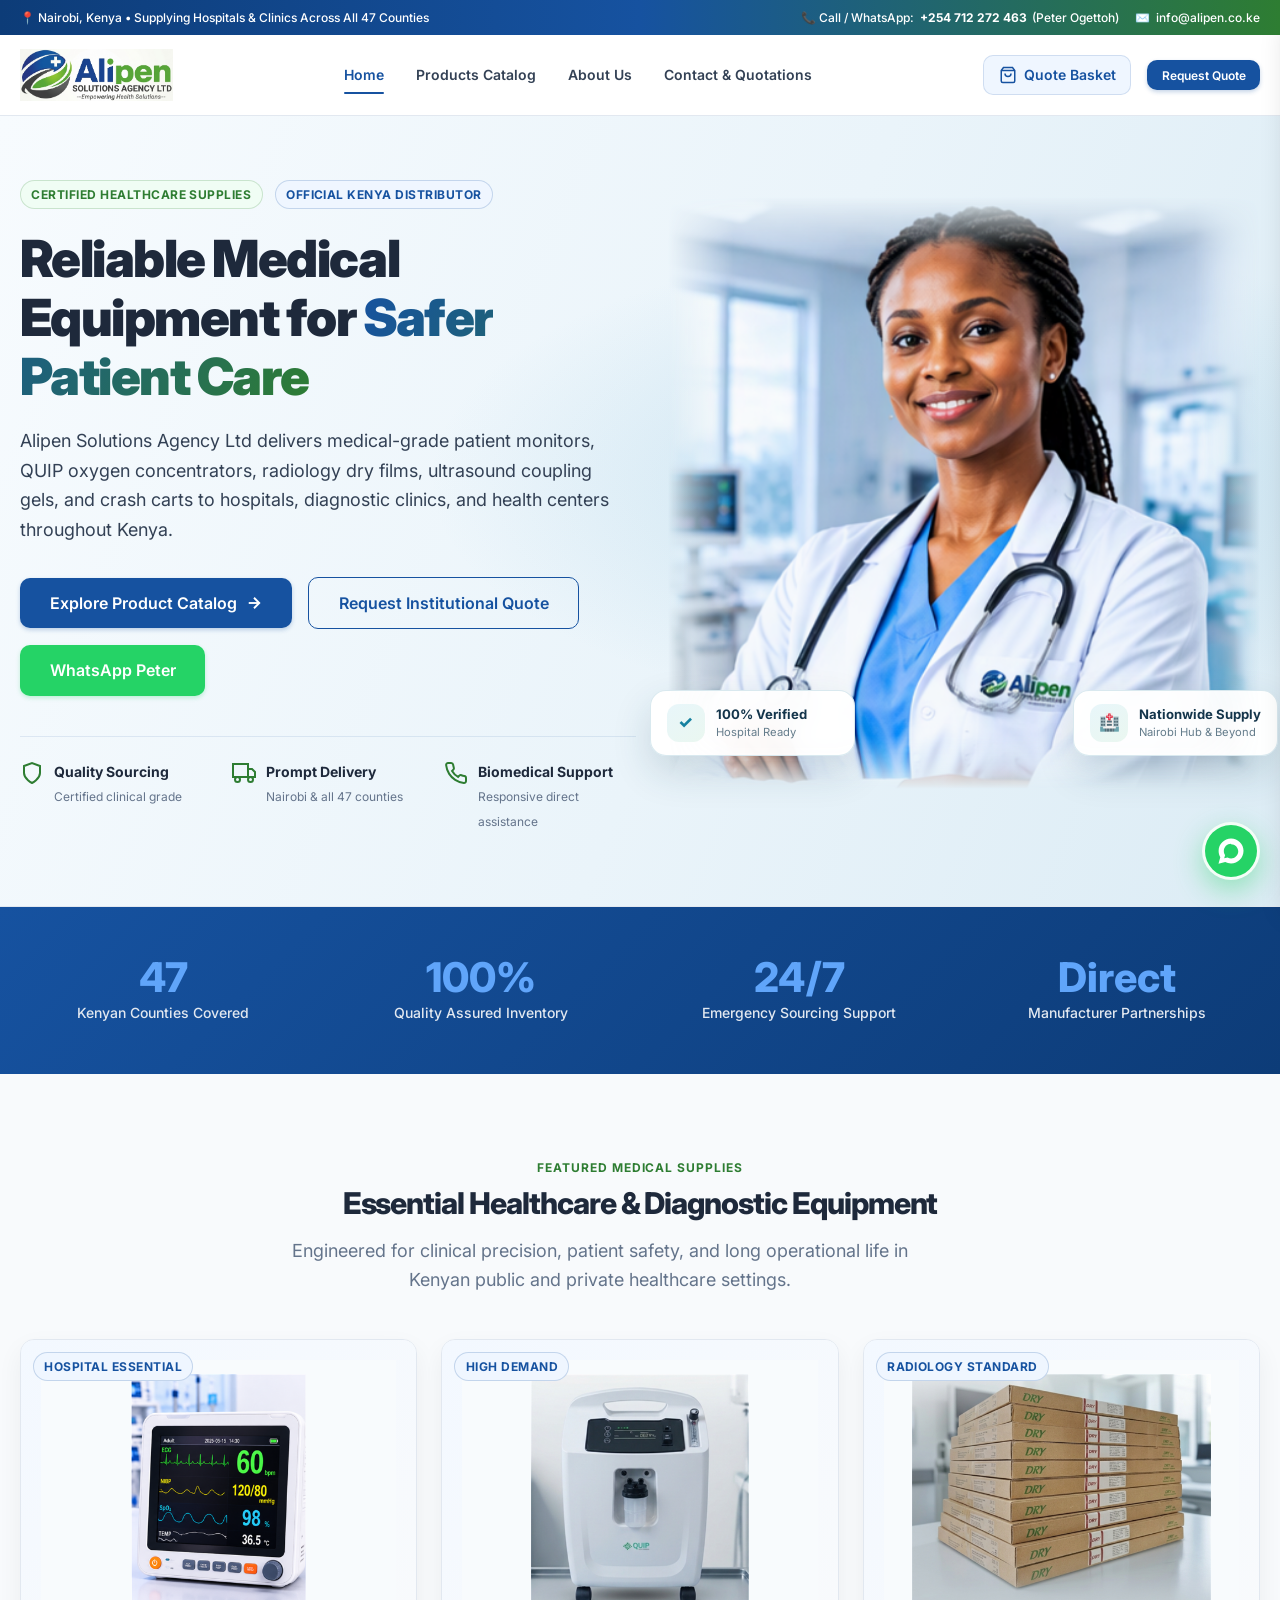
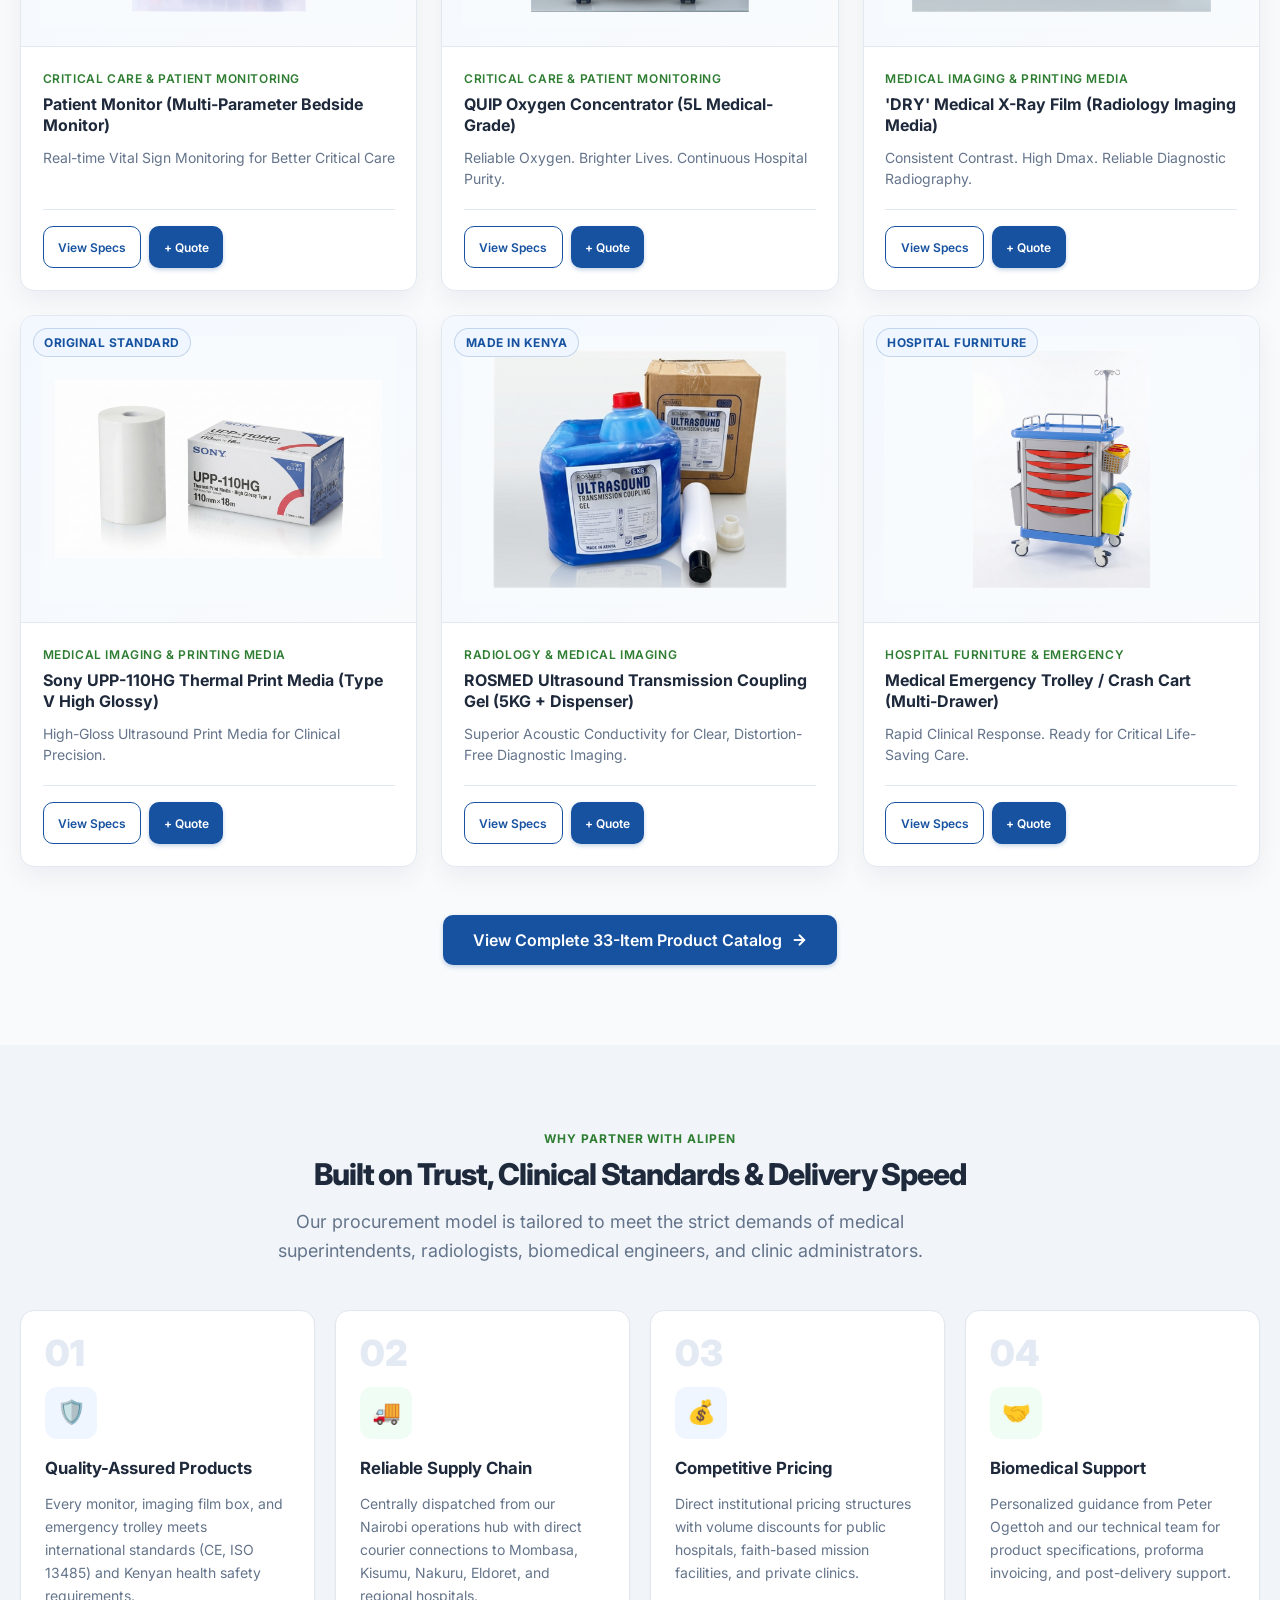
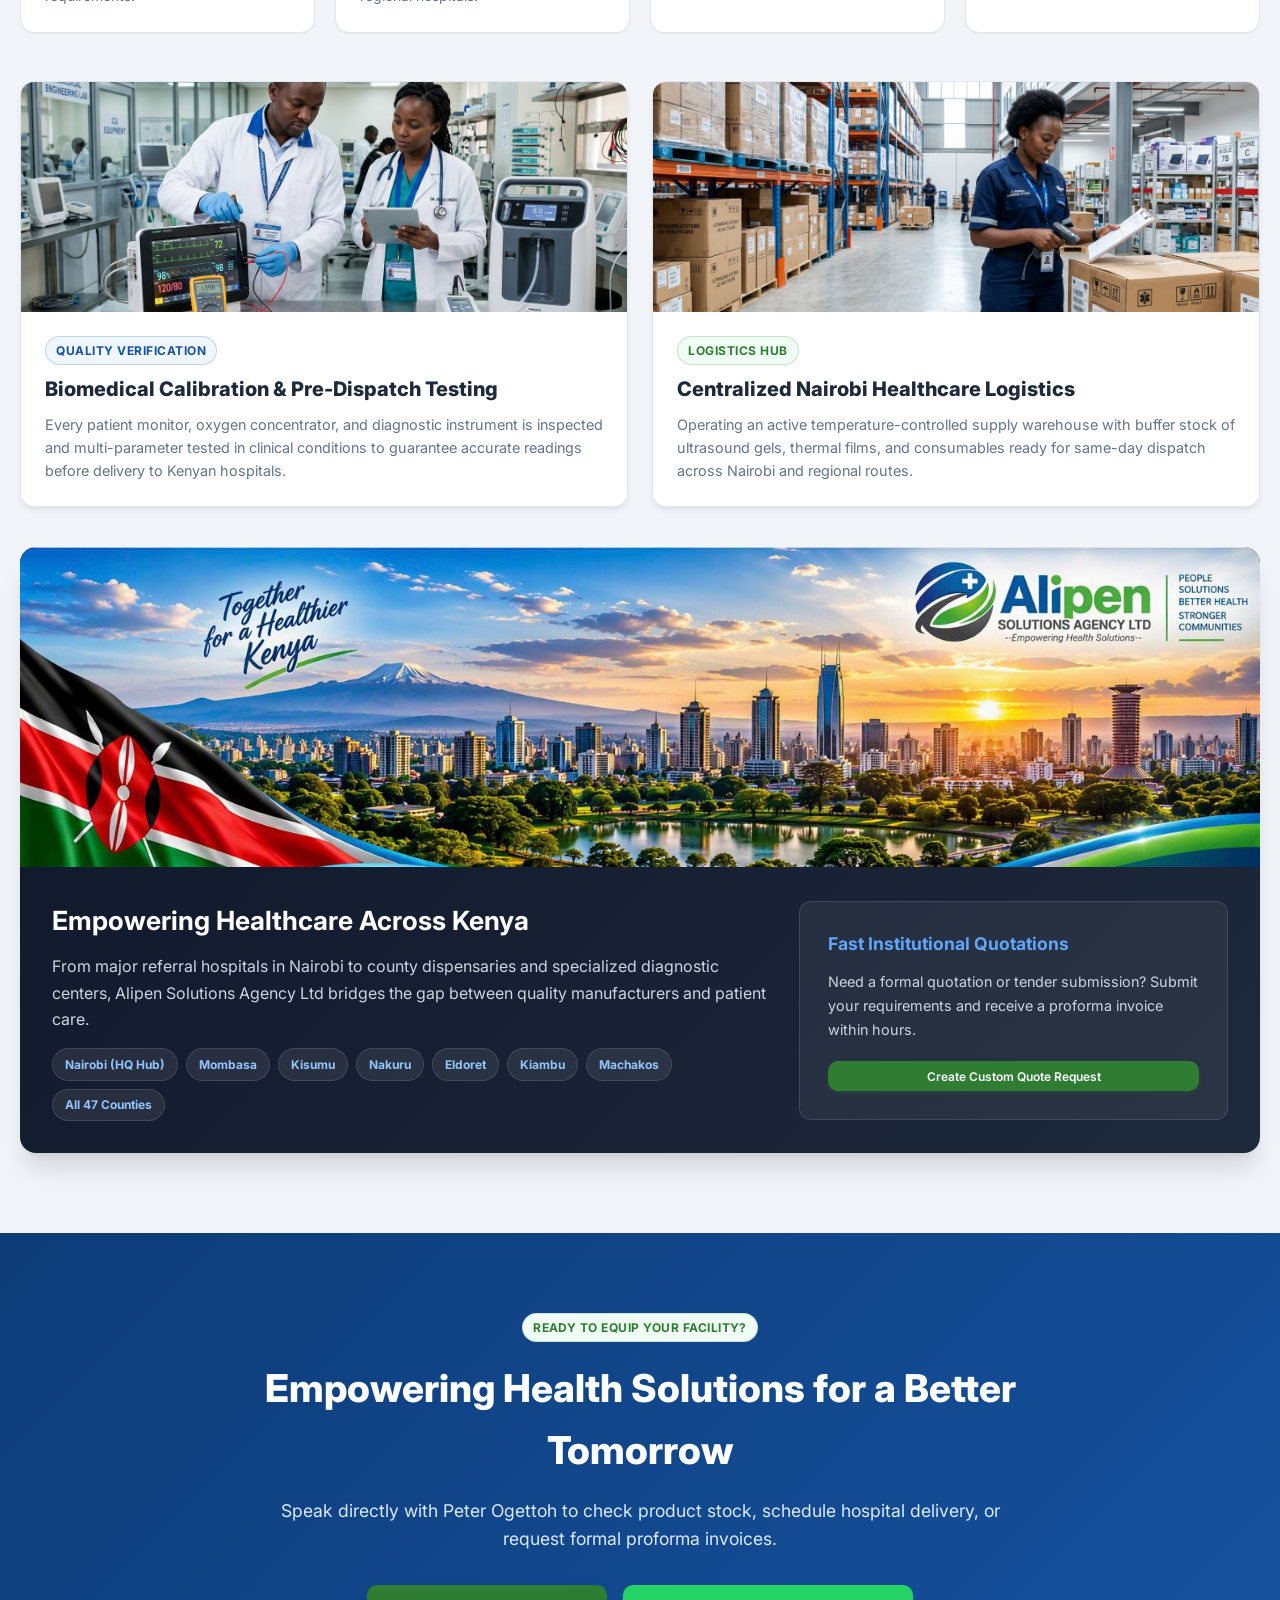
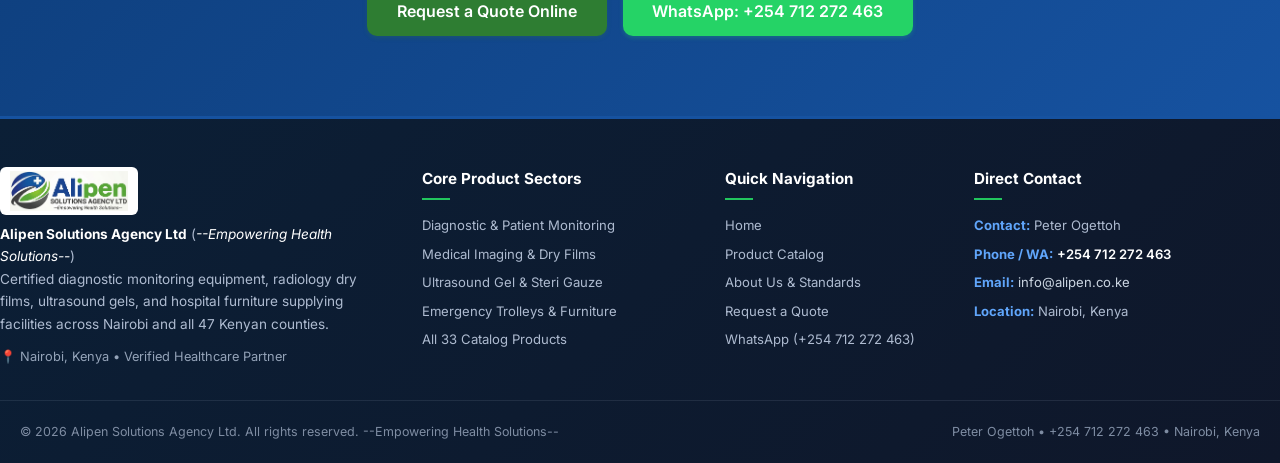
<file: index.html>
<!DOCTYPE html>
<html lang="en">
<head>
  <base href="/" />
  <meta charset="UTF-8" />
  <meta name="viewport" content="width=device-width, initial-scale=1.0" />
  <meta name="description" content="Alipen Solutions Agency Ltd supplies medical equipment, imaging film, clinical consumables, and hospital furniture across Nairobi and all 47 Kenyan counties. Contact Peter Ogettoh: +254 712 272 463." />
  <title>Alipen Solutions Agency Ltd | Empowering Health Solutions | Nairobi, Kenya</title>
  
  <!-- Favicon -->
  <link rel="icon" type="image/png" href="public/images/favicon.png" />
  
  <!-- Fonts -->
  <link rel="preconnect" href="https://fonts.googleapis.com" />
  <link rel="preconnect" href="https://fonts.gstatic.com" crossorigin />
  <link href="https://fonts.googleapis.com/css2?family=Inter:wght@400;500;600;700;800;900&display=swap" rel="stylesheet" />
  
  <!-- Styles -->
  <link rel="stylesheet" href="styles.css" />
</head>
<body>

  <!-- Top Announcement Bar -->
  <div class="announcement-bar">
    <div class="container announcement-wrap">
      <div class="announcement-left">
        <span class="announcement-item">
          📍 Nairobi, Kenya • Supplying Hospitals & Clinics Across All 47 Counties
        </span>
      </div>
      <div class="announcement-right">
        <span class="announcement-item">
          📞 Call / WhatsApp: <a href="tel:+254712272463" style="color:#fff; font-weight:700;">+254 712 272 463</a> (Peter Ogettoh)
        </span>
        <span class="announcement-item">
          ✉️ <a href="mailto:info@alipen.co.ke" style="color:#fff;">info@alipen.co.ke</a>
        </span>
      </div>
    </div>
  </div>

  <!-- Site Header -->
  <header class="site-header">
    <div class="container nav-wrap">
      <a href="index.html" class="brand" aria-label="Alipen Solutions Agency Ltd">
        <img src="public/images/logo.png" alt="Alipen Solutions Agency Ltd Logo" class="brand-logo-img" />
      </a>

      <!-- Desktop Navigation -->
      <nav class="main-nav" aria-label="Main Navigation">
        <a href="index.html" class="nav-link active">Home</a>
        <a href="products.html" class="nav-link">Products Catalog</a>
        <a href="about.html" class="nav-link">About Us</a>
        <a href="contact.html" class="nav-link">Contact & Quotations</a>
      </nav>

      <!-- Header Actions -->
      <div class="header-actions">
        <a href="contact.html" class="quote-nav-btn" aria-label="Quote Basket">
          <svg width="18" height="18" viewBox="0 0 24 24" fill="none" stroke="currentColor" stroke-width="2"><path d="M6 2L3 6v14a2 2 0 0 0 2 2h14a2 2 0 0 0 2-2V6l-3-4z"></path><line x1="3" y1="6" x2="21" y2="6"></line><path d="M16 10a4 4 0 0 1-8 0"></path></svg>
          <span>Quote Basket</span>
          <span class="quote-badge-count" style="display:none;">0</span>
        </a>
        <a href="contact.html" class="btn btn-primary btn-sm">Request Quote</a>
        <a href="contact.html" class="mobile-quote-shortcut" aria-label="View quote basket" title="View quote basket">
          <svg width="23" height="23" viewBox="0 0 24 24" fill="none" stroke="currentColor" stroke-width="2" aria-hidden="true"><path d="M6 2L3 6v14a2 2 0 0 0 2 2h14a2 2 0 0 0 2-2V6l-3-4z"></path><line x1="3" y1="6" x2="21" y2="6"></line><path d="M16 10a4 4 0 0 1-8 0"></path></svg>
          <span class="quote-badge-count" style="display:none;">0</span>
        </a>
        <button class="mobile-nav-toggle" aria-label="Open Mobile Menu">
          <span></span>
          <span></span>
          <span></span>
        </button>
      </div>
    </div>
  </header>

  <!-- Mobile Drawer Backdrop -->
  <div class="drawer-backdrop"></div>

  <!-- Mobile Drawer -->
  <div class="mobile-drawer">
    <div class="drawer-header">
      <img src="public/images/logo.png" alt="Alipen Solutions Agency Ltd" style="height:40px; width:auto;" />
      <button class="drawer-close" aria-label="Close Mobile Menu">&times;</button>
    </div>
    <div class="drawer-nav">
      <a href="index.html" class="active">Home</a>
      <a href="products.html">Products Catalog</a>
      <a href="about.html">About Us</a>
      <a href="contact.html">Request a Quote</a>
    </div>
    <div class="drawer-footer">
      <p style="font-size:0.85rem; color:#64748B; margin-bottom:0.75rem;">
        <strong>Direct Contact:</strong><br />
        Peter Ogettoh<br />
        <a href="tel:+254712272463" style="color:#1652A0; font-weight:700;">+254 712 272 463</a><br />
        Nairobi, Kenya
      </p>
      <a href="https://wa.me/254712272463" class="btn btn-whatsapp btn-sm" style="width:100%;">WhatsApp Direct</a>
    </div>
  </div>

  <!-- Hero Section -->
  <section class="hero-section">
    <div class="container hero-grid">
      <div class="hero-content">
        <div class="hero-badge-wrap">
          <span class="badge badge-green">Certified Healthcare Supplies</span>
          <span class="badge badge-blue">Official Kenya Distributor</span>
        </div>
        <h1 class="hero-title">
          Reliable Medical Equipment for <span class="highlight">Safer Patient Care</span>
        </h1>
        <p class="hero-desc">
          Alipen Solutions Agency Ltd delivers medical-grade patient monitors, QUIP oxygen concentrators, radiology dry films, ultrasound coupling gels, and crash carts to hospitals, diagnostic clinics, and health centers throughout Kenya.
        </p>

        <div class="hero-actions">
          <a href="products.html" class="btn btn-primary btn-lg">
            <span>Explore Product Catalog</span>
            <svg width="18" height="18" viewBox="0 0 24 24" fill="none" stroke="currentColor" stroke-width="2.5"><line x1="5" y1="12" x2="19" y2="12"></line><polyline points="12 5 19 12 12 19"></polyline></svg>
          </a>
          <a href="contact.html" class="btn btn-outline btn-lg">Request Institutional Quote</a>
          <a href="https://wa.me/254712272463?text=Hello%20Peter%20Ogettoh,%20I%20am%20inquiring%20about%20medical%20equipment%20from%20Alipen%20Solutions." class="btn btn-whatsapp btn-lg">
            <span>WhatsApp Peter</span>
          </a>
        </div>

        <div class="hero-trust-bullets">
          <div class="trust-bullet-item">
            <svg class="trust-bullet-icon" viewBox="0 0 24 24" fill="none" stroke="currentColor" stroke-width="2"><path d="M12 22s8-4 8-10V5l-8-3-8 3v7c0 6 8 10 8 10z"></path></svg>
            <div class="trust-bullet-text">
              <strong>Quality Sourcing</strong>
              <span>Certified clinical grade</span>
            </div>
          </div>
          <div class="trust-bullet-item">
            <svg class="trust-bullet-icon" viewBox="0 0 24 24" fill="none" stroke="currentColor" stroke-width="2"><rect x="1" y="3" width="15" height="13"></rect><polygon points="16 8 20 8 23 11 23 16 16 16 16 8"></polygon><circle cx="5.5" cy="18.5" r="2.5"></circle><circle cx="18.5" cy="18.5" r="2.5"></circle></svg>
            <div class="trust-bullet-text">
              <strong>Prompt Delivery</strong>
              <span>Nairobi & all 47 counties</span>
            </div>
          </div>
          <div class="trust-bullet-item">
            <svg class="trust-bullet-icon" viewBox="0 0 24 24" fill="none" stroke="currentColor" stroke-width="2"><path d="M22 16.92v3a2 2 0 0 1-2.18 2 19.79 19.79 0 0 1-8.63-3.07 19.5 19.5 0 0 1-6-6 19.79 19.79 0 0 1-3.07-8.67A2 2 0 0 1 4.11 2h3a2 2 0 0 1 2 1.72 12.84 12.84 0 0 0 .7 2.81 2 2 0 0 1-.45 2.11L8.09 9.91a16 16 0 0 0 6 6l1.27-1.27a2 2 0 0 1 2.11-.45 12.84 12.84 0 0 0 2.81.7A2 2 0 0 1 22 16.92z"></path></svg>
            <div class="trust-bullet-text">
              <strong>Biomedical Support</strong>
              <span>Responsive direct assistance</span>
            </div>
          </div>
        </div>
      </div>

      <!-- Hero Visual Card -->
      <div class="hero-visual-card">
        <div class="hero-main-img-wrap">
          <img src="public/images/bestherop.png" alt="Alipen healthcare professional in a modern clinical setting" class="hero-main-img" width="1200" height="896" fetchpriority="high" decoding="async" />
        </div>
        <div class="hero-floating-stat stat-bottom-left">
          <div class="floating-icon">✓</div>
          <div class="floating-text">
            <strong>100% Verified</strong>
            <span>Hospital Ready</span>
          </div>
        </div>
        <div class="hero-floating-stat stat-top-right">
          <div class="floating-icon">🏥</div>
          <div class="floating-text">
            <strong>Nationwide Supply</strong>
            <span>Nairobi Hub & Beyond</span>
          </div>
        </div>
      </div>
    </div>
  </section>

  <!-- Key Metrics Bar -->
  <section class="stats-banner">
    <div class="container">
      <div class="stats-grid-row">
        <div class="stat-card-box">
          <strong>47</strong>
          <span>Kenyan Counties Covered</span>
        </div>
        <div class="stat-card-box">
          <strong>100%</strong>
          <span>Quality Assured Inventory</span>
        </div>
        <div class="stat-card-box">
          <strong>24/7</strong>
          <span>Emergency Sourcing Support</span>
        </div>
        <div class="stat-card-box">
          <strong>Direct</strong>
          <span>Manufacturer Partnerships</span>
        </div>
      </div>
    </div>
  </section>

  <!-- Featured Equipment Showcase -->
  <section class="section">
    <div class="container">
      <div class="section-header-center">
        <span class="section-label">Featured Medical Supplies</span>
        <h2 class="section-title">Essential Healthcare & Diagnostic Equipment</h2>
        <p class="section-subtitle">
          Engineered for clinical precision, patient safety, and long operational life in Kenyan public and private healthcare settings.
        </p>
      </div>

      <div class="product-grid" id="featuredProductGrid">
        <!-- Injected via JavaScript from products.js -->
      </div>

      <div style="text-align:center; margin-top:3rem;">
        <a href="products.html" class="btn btn-primary btn-lg">
          <span>View Complete 33-Item Product Catalog</span>
          <svg width="18" height="18" viewBox="0 0 24 24" fill="none" stroke="currentColor" stroke-width="2.5"><line x1="5" y1="12" x2="19" y2="12"></line><polyline points="12 5 19 12 12 19"></polyline></svg>
        </a>
      </div>
    </div>
  </section>

  <!-- Why Choose Us Pillars -->
  <section class="section section-muted">
    <div class="container">
      <div class="section-header-center">
        <span class="section-label">Why Partner With Alipen</span>
        <h2 class="section-title">Built on Trust, Clinical Standards & Delivery Speed</h2>
        <p class="section-subtitle">
          Our procurement model is tailored to meet the strict demands of medical superintendents, radiologists, biomedical engineers, and clinic administrators.
        </p>
      </div>

      <div class="pillars-grid">
        <div class="pillar-card">
          <div class="pillar-number">01</div>
          <div class="pillar-icon-box">🛡️</div>
          <h3>Quality-Assured Products</h3>
          <p>
            Every monitor, imaging film box, and emergency trolley meets international standards (CE, ISO 13485) and Kenyan health safety requirements.
          </p>
        </div>

        <div class="pillar-card">
          <div class="pillar-number">02</div>
          <div class="pillar-icon-box">🚚</div>
          <h3>Reliable Supply Chain</h3>
          <p>
            Centrally dispatched from our Nairobi operations hub with direct courier connections to Mombasa, Kisumu, Nakuru, Eldoret, and regional hospitals.
          </p>
        </div>

        <div class="pillar-card">
          <div class="pillar-number">03</div>
          <div class="pillar-icon-box">💰</div>
          <h3>Competitive Pricing</h3>
          <p>
            Direct institutional pricing structures with volume discounts for public hospitals, faith-based mission facilities, and private clinics.
          </p>
        </div>

        <div class="pillar-card">
          <div class="pillar-number">04</div>
          <div class="pillar-icon-box">🤝</div>
          <h3>Biomedical Support</h3>
          <p>
            Personalized guidance from Peter Ogettoh and our technical team for product specifications, proforma invoicing, and post-delivery support.
          </p>
        </div>
      </div>

      <!-- Operational Excellence Visual Showcase -->
      <div class="visual-showcase-grid" style="margin-top:3rem;">
        <div style="background:#fff; border-radius:14px; overflow:hidden; border:1px solid #E2E8F0; box-shadow:var(--shadow-md);">
          <div style="height:230px; overflow:hidden;">
            <img src="public/images/biomedical-calibration.jpg" alt="Biomedical Equipment Calibration & Testing" style="width:100%; height:100%; object-fit:cover; transition:transform 0.5s ease;" />
          </div>
          <div style="padding:1.5rem;">
            <span class="badge badge-blue" style="margin-bottom:0.5rem;">Quality Verification</span>
            <h3 style="font-size:1.25rem; font-weight:800; color:#1E293B; margin-bottom:0.5rem;">Biomedical Calibration & Pre-Dispatch Testing</h3>
            <p style="font-size:0.9rem; color:#64748B; line-height:1.6;">
              Every patient monitor, oxygen concentrator, and diagnostic instrument is inspected and multi-parameter tested in clinical conditions to guarantee accurate readings before delivery to Kenyan hospitals.
            </p>
          </div>
        </div>

        <div style="background:#fff; border-radius:14px; overflow:hidden; border:1px solid #E2E8F0; box-shadow:var(--shadow-md);">
          <div style="height:230px; overflow:hidden;">
            <img src="public/images/supply-chain-warehouse.jpg" alt="Modern Medical Logistics and Warehouse in Nairobi" style="width:100%; height:100%; object-fit:cover; transition:transform 0.5s ease;" />
          </div>
          <div style="padding:1.5rem;">
            <span class="badge badge-green" style="margin-bottom:0.5rem;">Logistics Hub</span>
            <h3 style="font-size:1.25rem; font-weight:800; color:#1E293B; margin-bottom:0.5rem;">Centralized Nairobi Healthcare Logistics</h3>
            <p style="font-size:0.9rem; color:#64748B; line-height:1.6;">
              Operating an active temperature-controlled supply warehouse with buffer stock of ultrasound gels, thermal films, and consumables ready for same-day dispatch across Nairobi and regional routes.
            </p>
          </div>
        </div>
      </div>

      <!-- Kenya Skyline Reach Banner -->
      <div class="kenya-reach-panel">
        <img src="public/images/goodbanner.jpeg" alt="Empowering Healthcare Across Kenya" class="kenya-reach-banner-img" />
        <div class="kenya-reach-content">
          <div>
            <h3>Empowering Healthcare Across Kenya</h3>
            <p>
              From major referral hospitals in Nairobi to county dispensaries and specialized diagnostic centers, Alipen Solutions Agency Ltd bridges the gap between quality manufacturers and patient care.
            </p>
            <div class="hub-tags">
              <span class="hub-tag">Nairobi (HQ Hub)</span>
              <span class="hub-tag">Mombasa</span>
              <span class="hub-tag">Kisumu</span>
              <span class="hub-tag">Nakuru</span>
              <span class="hub-tag">Eldoret</span>
              <span class="hub-tag">Kiambu</span>
              <span class="hub-tag">Machakos</span>
              <span class="hub-tag">All 47 Counties</span>
            </div>
          </div>
          <div style="background:rgba(255,255,255,0.06); padding:1.75rem; border-radius:12px; border:1px solid rgba(255,255,255,0.12);">
            <h4 style="color:#60A5FA; font-size:1.1rem; margin-bottom:0.75rem;">Fast Institutional Quotations</h4>
            <p style="font-size:0.9rem; color:#CBD5E1; margin-bottom:1.25rem;">
              Need a formal quotation or tender submission? Submit your requirements and receive a proforma invoice within hours.
            </p>
            <a href="contact.html" class="btn btn-secondary btn-sm" style="width:100%;">Create Custom Quote Request</a>
          </div>
        </div>
      </div>
    </div>
  </section>

  <!-- CTA Band -->
  <section class="section" style="background:linear-gradient(135deg, var(--color-primary-dark) 0%, var(--color-primary) 100%); color:#fff; text-align:center;">
    <div class="container" style="max-width:800px;">
      <span class="badge badge-green" style="margin-bottom:1rem;">Ready to Equip Your Facility?</span>
      <h2 style="font-size:clamp(1.8rem, 3vw, 2.6rem); font-weight:800; margin-bottom:1rem; color:#fff;">
        Empowering Health Solutions for a Better Tomorrow
      </h2>
      <p style="font-size:1.1rem; color:#DBEAFE; margin-bottom:2rem; line-height:1.6;">
        Speak directly with Peter Ogettoh to check product stock, schedule hospital delivery, or request formal proforma invoices.
      </p>
      <div style="display:flex; justify-content:center; gap:1rem; flex-wrap:wrap;">
        <a href="contact.html" class="btn btn-secondary btn-lg">Request a Quote Online</a>
        <a href="https://wa.me/254712272463?text=Hello%20Peter%20Ogettoh,%20I%20would%20like%20to%20request%20a%20quote%20from%20Alipen%20Solutions." class="btn btn-whatsapp btn-lg">
          <span>WhatsApp: +254 712 272 463</span>
        </a>
      </div>
    </div>
  </section>

  <!-- Site Footer -->
  <footer class="site-footer">
    <div class="container footer-top">
      <div class="footer-grid">
        <div class="footer-brand">
          <img src="public/images/logo.png" alt="Alipen Solutions Agency Ltd" style="height:38px; width:auto; background:#fff; padding:4px 10px; border-radius:6px; margin-bottom:0.5rem;" />
          <p>
            <strong>Alipen Solutions Agency Ltd</strong> (<em>--Empowering Health Solutions--</em>)<br />
            Certified diagnostic monitoring equipment, radiology dry films, ultrasound gels, and hospital furniture supplying facilities across Nairobi and all 47 Kenyan counties.
          </p>
          <div style="font-size:0.8rem; color:#94A3B8;">
            📍 Nairobi, Kenya • Verified Healthcare Partner
          </div>
        </div>

        <div class="footer-col">
          <h4>Core Product Sectors</h4>
          <div class="footer-links">
            <a href="products.html?category=critical">Diagnostic & Patient Monitoring</a>
            <a href="products.html?category=imaging">Medical Imaging & Dry Films</a>
            <a href="products.html?category=surgical">Ultrasound Gel & Steri Gauze</a>
            <a href="products.html?category=furniture">Emergency Trolleys & Furniture</a>
            <a href="products.html">All 33 Catalog Products</a>
          </div>
        </div>

        <div class="footer-col">
          <h4>Quick Navigation</h4>
          <div class="footer-links">
            <a href="index.html">Home</a>
            <a href="products.html">Product Catalog</a>
            <a href="about.html">About Us & Standards</a>
            <a href="contact.html">Request a Quote</a>
            <a href="https://wa.me/254712272463">WhatsApp (+254 712 272 463)</a>
          </div>
        </div>

        <div class="footer-col">
          <h4>Direct Contact</h4>
          <div class="footer-contact-list">
            <div><span style="color:#60A5FA; font-weight:700;">Contact:</span> Peter Ogettoh</div>
            <div><span style="color:#60A5FA; font-weight:700;">Phone / WA:</span> <a href="tel:+254712272463" style="color:#fff; font-weight:600;">+254 712 272 463</a></div>
            <div><span style="color:#60A5FA; font-weight:700;">Email:</span> <a href="mailto:info@alipen.co.ke" style="color:#CBD5E1;">info@alipen.co.ke</a></div>
            <div><span style="color:#60A5FA; font-weight:700;">Location:</span> Nairobi, Kenya</div>
          </div>
        </div>
      </div>
    </div>

    <div class="container footer-bottom">
      <div>
        © 2026 Alipen Solutions Agency Ltd. All rights reserved. --Empowering Health Solutions--
      </div>
      <div>
        Peter Ogettoh • +254 712 272 463 • Nairobi, Kenya
      </div>
    </div>
  </footer>

  <!-- Floating WhatsApp Action -->
  <a href="https://wa.me/254712272463?text=Hello%20Peter%20Ogettoh,%20I%20am%20contacting%20you%20from%20the%20Alipen%20Solutions%20website." class="floating-whatsapp-widget" target="_blank" rel="noopener noreferrer" aria-label="Chat on WhatsApp with Peter Ogettoh">
    <svg width="22" height="22" viewBox="0 0 24 24" fill="currentColor"><path d="M12.031 6.172c-3.181 0-5.767 2.586-5.768 5.766-.001 1.298.38 2.27 1.019 3.287l-.711 2.598 2.664-.698c.969.585 1.961.916 2.796.916 3.183 0 5.768-2.587 5.768-5.769 0-3.181-2.585-5.766-5.768-5.766zm9.969 5.767c0 5.485-4.484 9.969-9.969 9.969-1.688 0-3.272-.424-4.664-1.168l-5.367 1.407 1.431-5.234c-.84-1.449-1.331-3.125-1.331-4.974 0-5.485 4.484-9.969 9.969-9.969 5.485 0 9.969 4.484 9.969 9.969z"></path></svg>
    <span>WhatsApp Peter Ogettoh</span>
  </a>

  <!-- Scripts -->
  <script src="products.js" defer></script>
  <script src="app.js" defer></script>
  <script>
    // Render Featured Products on Home Page
    document.addEventListener('DOMContentLoaded', () => {
      const grid = document.getElementById('featuredProductGrid');
      if (grid && typeof getAllProducts === 'function') {
        const featuredSlugs = [
          'patient-monitor',
          'quip-oxygen-concentrator-5l',
          'dry-medical-xray-film',
          'rosmed-ultrasound-coupling-gel-5kg',
          'medical-emergency-trolley-crash-cart',
          'sony-upp-110hg-thermal-print-media'
        ];
        
        const featured = getAllProducts().filter(p => featuredSlugs.includes(p.slug));
        
        grid.innerHTML = featured.map(p => `
          <article class="product-card">
            <div class="product-card-thumb">
              <span class="badge badge-blue product-card-badge">${p.badge}</span>
              <img src="${p.image}" alt="${p.name}" loading="lazy" />
            </div>
            <div class="product-card-body">
              <span class="product-card-category">${p.categoryLabel}</span>
              <h3 class="product-card-title">${p.name}</h3>
              <p class="product-card-desc">${p.tagline}</p>
              <div class="product-card-footer">
                <div class="product-card-actions">
                  <a href="product-detail.html?slug=${p.slug}" class="btn btn-outline btn-sm">View Specs</a>
                  <button type="button" class="btn btn-primary btn-sm" data-add-to-quote="${p.slug}">+ Quote</button>
                </div>
              </div>
            </div>
          </article>
        `).join('');
      }
    });
  </script>
</body>
</html>
</file>
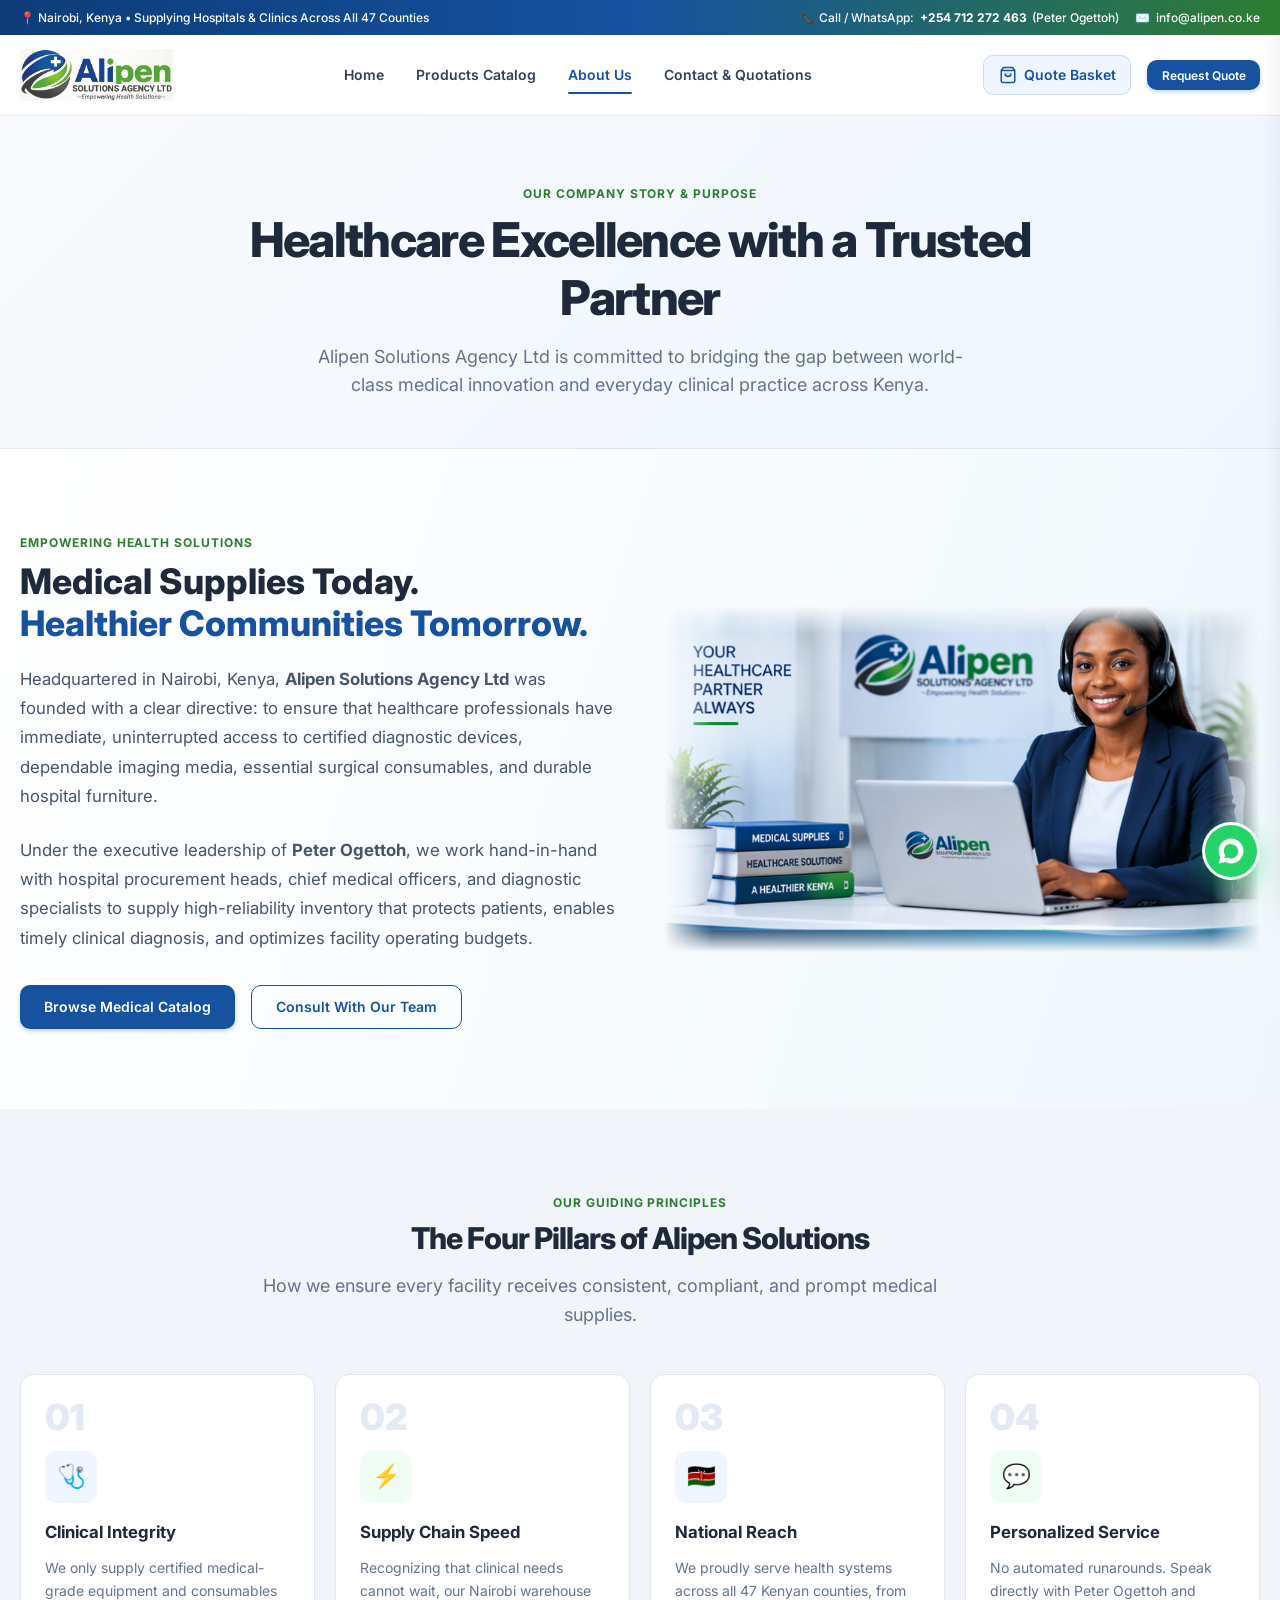
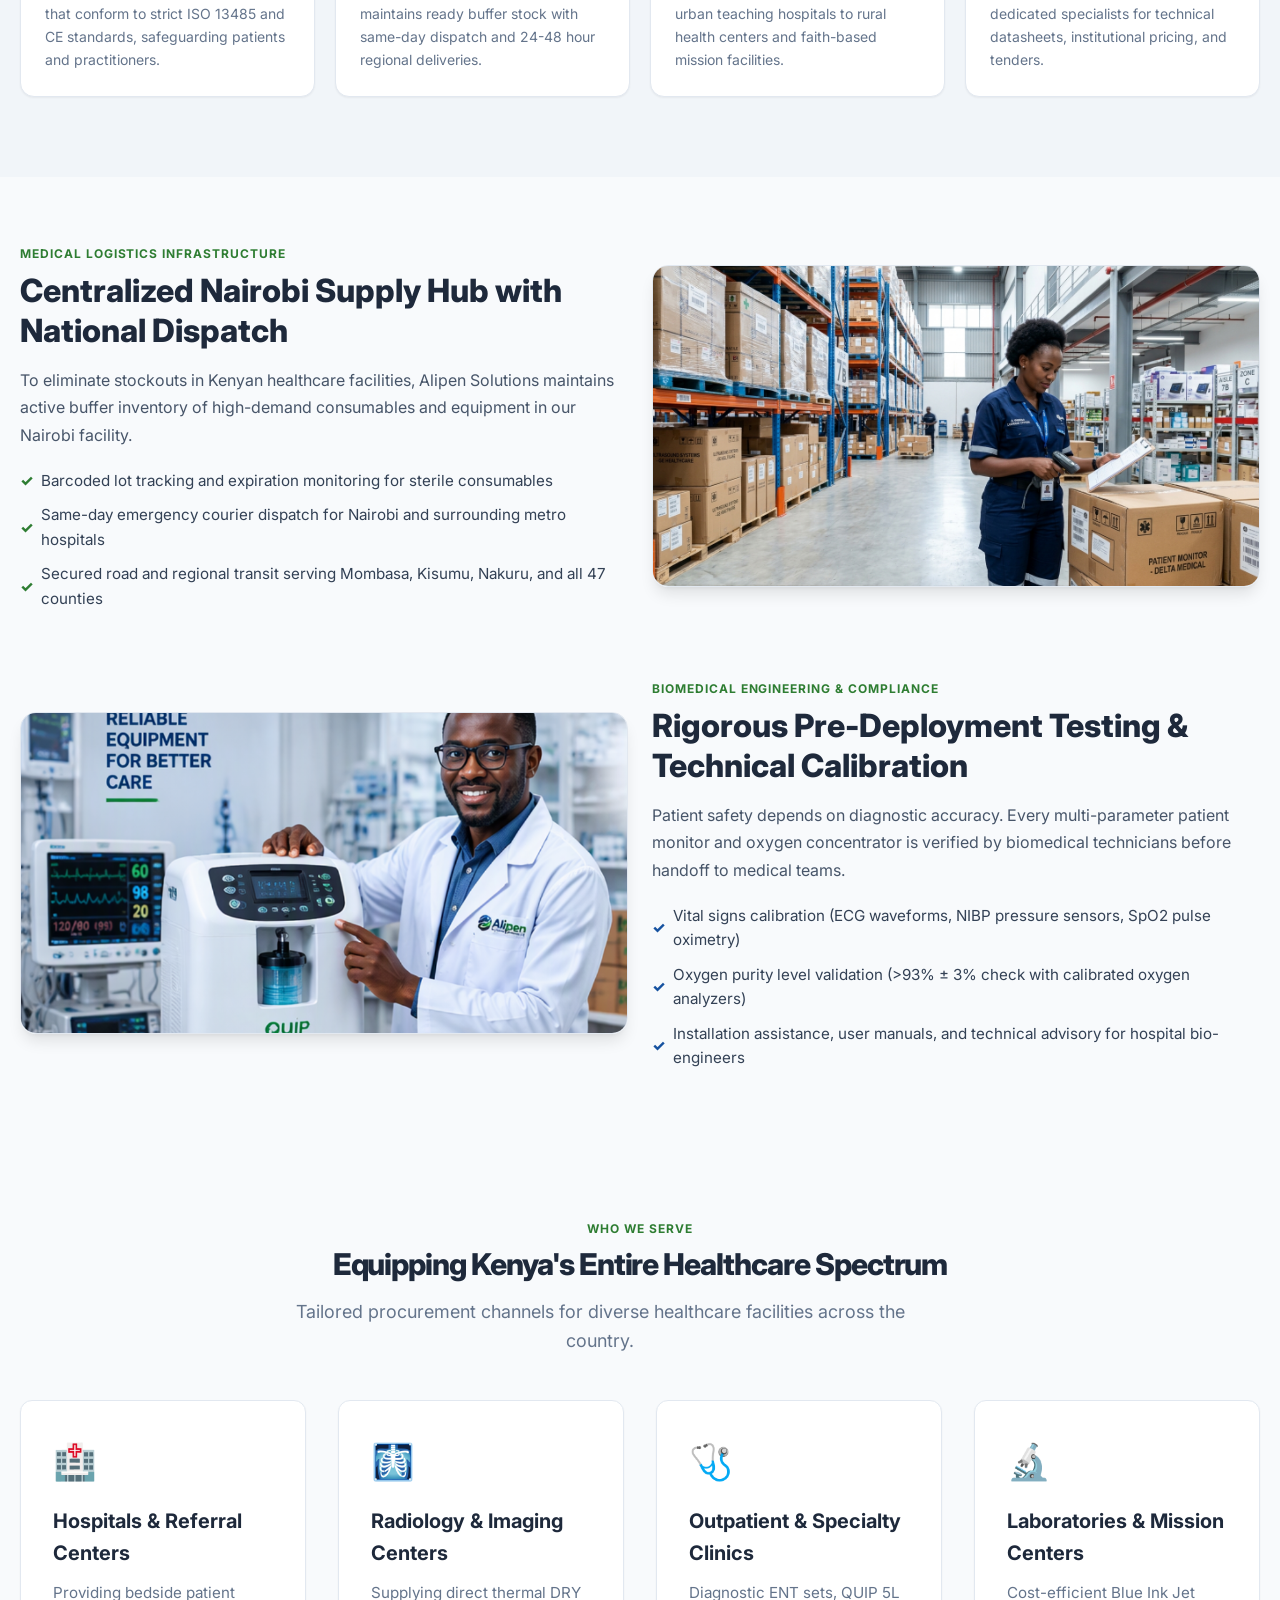
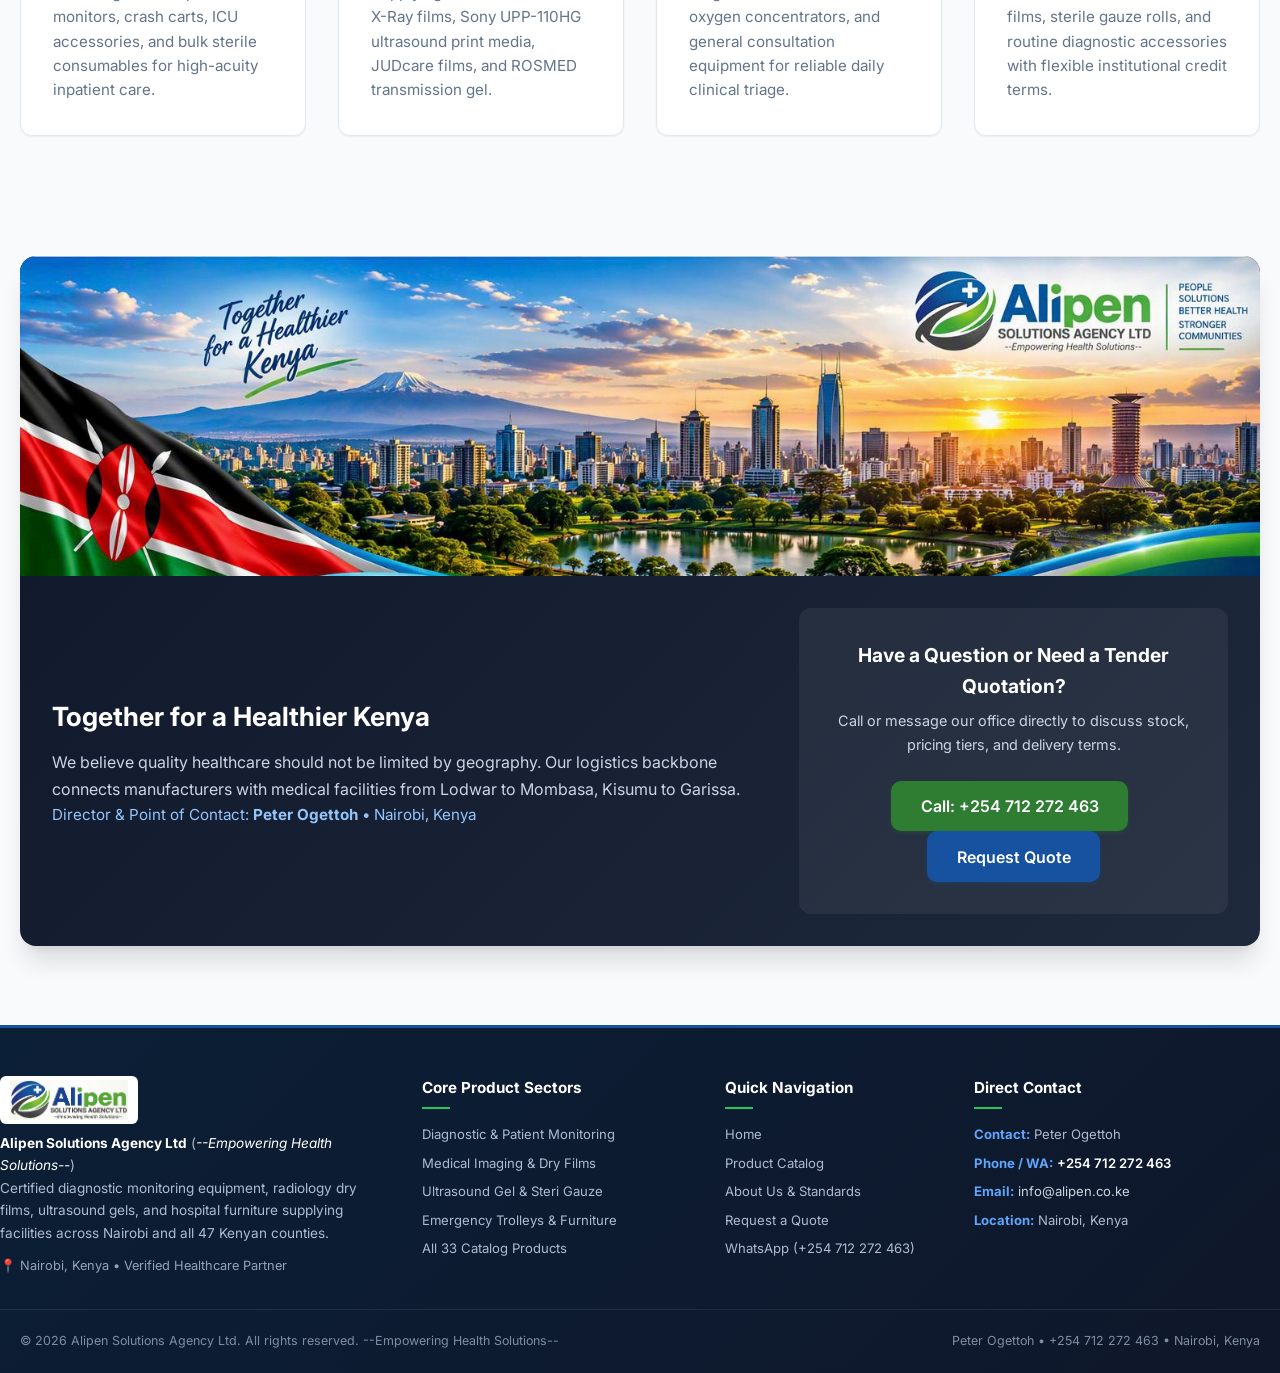
<file: about.html>
<!DOCTYPE html>
<html lang="en">
<head>
  <base href="/" />
  <meta charset="UTF-8" />
  <meta name="viewport" content="width=device-width, initial-scale=1.0" />
  <meta name="description" content="About Alipen Solutions Agency Ltd — Kenya's trusted medical supply partner empowering healthcare providers with certified equipment, clinical consumables, and responsive logistics." />
  <title>About Us | Alipen Solutions Agency Ltd | Nairobi, Kenya</title>
  
  <link rel="icon" type="image/png" href="public/images/favicon.png" />
  <link rel="preconnect" href="https://fonts.googleapis.com" />
  <link rel="preconnect" href="https://fonts.gstatic.com" crossorigin />
  <link href="https://fonts.googleapis.com/css2?family=Inter:wght@400;500;600;700;800;900&display=swap" rel="stylesheet" />
  <link rel="stylesheet" href="styles.css" />
</head>
<body>

  <!-- Top Announcement Bar -->
  <div class="announcement-bar">
    <div class="container announcement-wrap">
      <div class="announcement-left">
        <span class="announcement-item">
          📍 Nairobi, Kenya • Supplying Hospitals & Clinics Across All 47 Counties
        </span>
      </div>
      <div class="announcement-right">
        <span class="announcement-item">
          📞 Call / WhatsApp: <a href="tel:+254712272463" style="color:#fff; font-weight:700;">+254 712 272 463</a> (Peter Ogettoh)
        </span>
        <span class="announcement-item">
          ✉️ <a href="mailto:info@alipen.co.ke" style="color:#fff;">info@alipen.co.ke</a>
        </span>
      </div>
    </div>
  </div>

  <!-- Site Header -->
  <header class="site-header">
    <div class="container nav-wrap">
      <a href="index.html" class="brand" aria-label="Alipen Solutions Agency Ltd">
        <img src="public/images/logo.png" alt="Alipen Solutions Agency Ltd Logo" class="brand-logo-img" />
      </a>

      <nav class="main-nav" aria-label="Main Navigation">
        <a href="index.html" class="nav-link">Home</a>
        <a href="products.html" class="nav-link">Products Catalog</a>
        <a href="about.html" class="nav-link active">About Us</a>
        <a href="contact.html" class="nav-link">Contact & Quotations</a>
      </nav>

      <div class="header-actions">
        <a href="contact.html" class="quote-nav-btn" aria-label="Quote Basket">
          <svg width="18" height="18" viewBox="0 0 24 24" fill="none" stroke="currentColor" stroke-width="2"><path d="M6 2L3 6v14a2 2 0 0 0 2 2h14a2 2 0 0 0 2-2V6l-3-4z"></path><line x1="3" y1="6" x2="21" y2="6"></line><path d="M16 10a4 4 0 0 1-8 0"></path></svg>
          <span>Quote Basket</span>
          <span class="quote-badge-count" style="display:none;">0</span>
        </a>
        <a href="contact.html" class="btn btn-primary btn-sm">Request Quote</a>
        <a href="contact.html" class="mobile-quote-shortcut" aria-label="View quote basket" title="View quote basket">
          <svg width="23" height="23" viewBox="0 0 24 24" fill="none" stroke="currentColor" stroke-width="2" aria-hidden="true"><path d="M6 2L3 6v14a2 2 0 0 0 2 2h14a2 2 0 0 0 2-2V6l-3-4z"></path><line x1="3" y1="6" x2="21" y2="6"></line><path d="M16 10a4 4 0 0 1-8 0"></path></svg>
          <span class="quote-badge-count" style="display:none;">0</span>
        </a>
        <button class="mobile-nav-toggle" aria-label="Open Mobile Menu">
          <span></span>
          <span></span>
          <span></span>
        </button>
      </div>
    </div>
  </header>

  <!-- Mobile Drawer Backdrop -->
  <div class="drawer-backdrop"></div>

  <!-- Mobile Drawer -->
  <div class="mobile-drawer">
    <div class="drawer-header">
      <img src="public/images/logo.png" alt="Alipen Solutions Agency Ltd" style="height:40px; width:auto;" />
      <button class="drawer-close" aria-label="Close Mobile Menu">&times;</button>
    </div>
    <div class="drawer-nav">
      <a href="index.html">Home</a>
      <a href="products.html">Products Catalog</a>
      <a href="about.html" class="active">About Us</a>
      <a href="contact.html">Request a Quote</a>
    </div>
    <div class="drawer-footer">
      <p style="font-size:0.85rem; color:#64748B; margin-bottom:0.75rem;">
        <strong>Peter Ogettoh</strong><br />
        <a href="tel:+254712272463" style="color:#1652A0; font-weight:700;">+254 712 272 463</a><br />
        Nairobi, Kenya
      </p>
      <a href="https://wa.me/254712272463" class="btn btn-whatsapp btn-sm" style="width:100%;">WhatsApp Direct</a>
    </div>
  </div>

  <!-- Hero Banner -->
  <section style="background:linear-gradient(135deg, #F8FAFC 0%, #EFF6FF 100%); padding:4rem 0 3rem 0; border-bottom:1px solid #E2E8F0;">
    <div class="container" style="max-width:900px; text-align:center;">
      <span class="section-label">Our Company Story & Purpose</span>
      <h1 class="section-title" style="font-size:clamp(2.2rem, 3.8vw, 3rem);">
        Healthcare Excellence with a Trusted Partner
      </h1>
      <p class="section-subtitle" style="margin:0 auto;">
        Alipen Solutions Agency Ltd is committed to bridging the gap between world-class medical innovation and everyday clinical practice across Kenya.
      </p>
    </div>
  </section>

  <!-- Mission & Vision Section -->
  <section class="section about-mission-section">
    <div class="container">
      <div class="about-mission-grid">
        <div class="about-mission-copy">
          <span class="section-label">Empowering Health Solutions</span>
          <h2 class="about-mission-heading" style="font-size:2.2rem; font-weight:800; color:#1E293B; line-height:1.2; margin-bottom:1.25rem;">
            Medical Supplies Today.<br /><span style="color:#1652A0;">Healthier Communities Tomorrow.</span>
          </h2>
          <p style="font-size:1.05rem; color:#475569; line-height:1.75; margin-bottom:1.5rem;">
            Headquartered in Nairobi, Kenya, <strong>Alipen Solutions Agency Ltd</strong> was founded with a clear directive: to ensure that healthcare professionals have immediate, uninterrupted access to certified diagnostic devices, dependable imaging media, essential surgical consumables, and durable hospital furniture.
          </p>
          <p style="font-size:1.05rem; color:#475569; line-height:1.75; margin-bottom:2rem;">
            Under the executive leadership of <strong>Peter Ogettoh</strong>, we work hand-in-hand with hospital procurement heads, chief medical officers, and diagnostic specialists to supply high-reliability inventory that protects patients, enables timely clinical diagnosis, and optimizes facility operating budgets.
          </p>

          <div class="about-mission-actions" style="display:flex; gap:1rem; flex-wrap:wrap;">
            <a href="products.html" class="btn btn-primary">Browse Medical Catalog</a>
            <a href="contact.html" class="btn btn-outline">Consult With Our Team</a>
          </div>
        </div>

        <div class="about-mission-image-column">
          <div class="about-mission-visual">
            <img src="public/images/customerservice.png" alt="Alipen customer service representative supporting healthcare providers" />
          </div>
        </div>
      </div>
    </div>
  </section>

  <!-- Core Pillars & Standards -->
  <section class="section section-muted">
    <div class="container">
      <div class="section-header-center">
        <span class="section-label">Our Guiding Principles</span>
        <h2 class="section-title">The Four Pillars of Alipen Solutions</h2>
        <p class="section-subtitle">
          How we ensure every facility receives consistent, compliant, and prompt medical supplies.
        </p>
      </div>

      <div class="pillars-grid">
        <div class="pillar-card">
          <div class="pillar-number">01</div>
          <div class="pillar-icon-box">🩺</div>
          <h3>Clinical Integrity</h3>
          <p>
            We only supply certified medical-grade equipment and consumables that conform to strict ISO 13485 and CE standards, safeguarding patients and practitioners.
          </p>
        </div>

        <div class="pillar-card">
          <div class="pillar-number">02</div>
          <div class="pillar-icon-box">⚡</div>
          <h3>Supply Chain Speed</h3>
          <p>
            Recognizing that clinical needs cannot wait, our Nairobi warehouse maintains ready buffer stock with same-day dispatch and 24-48 hour regional deliveries.
          </p>
        </div>

        <div class="pillar-card">
          <div class="pillar-number">03</div>
          <div class="pillar-icon-box">🇰🇪</div>
          <h3>National Reach</h3>
          <p>
            We proudly serve health systems across all 47 Kenyan counties, from urban teaching hospitals to rural health centers and faith-based mission facilities.
          </p>
        </div>

        <div class="pillar-card">
          <div class="pillar-number">04</div>
          <div class="pillar-icon-box">💬</div>
          <h3>Personalized Service</h3>
          <p>
            No automated runarounds. Speak directly with Peter Ogettoh and dedicated specialists for technical datasheets, institutional pricing, and tenders.
          </p>
        </div>
      </div>
    </div>
  </section>

  <!-- Operations & Facility Showcase -->
  <section class="section" style="padding: 4rem 0;">
    <div class="container">
      <div class="visual-showcase-grid" style="align-items:center; margin-bottom:4rem;">
        <div>
          <span class="section-label">Medical Logistics Infrastructure</span>
          <h2 style="font-size:2rem; font-weight:800; color:#1E293B; line-height:1.25; margin-bottom:1rem;">
            Centralized Nairobi Supply Hub with National Dispatch
          </h2>
          <p style="font-size:1rem; color:#475569; line-height:1.7; margin-bottom:1.25rem;">
            To eliminate stockouts in Kenyan healthcare facilities, Alipen Solutions maintains active buffer inventory of high-demand consumables and equipment in our Nairobi facility.
          </p>
          <ul style="display:flex; flex-direction:column; gap:0.65rem; font-size:0.95rem; color:#334155;">
            <li style="display:flex; align-items:center; gap:0.5rem;"><span style="color:#2E7D32; font-weight:800;">✓</span> Barcoded lot tracking and expiration monitoring for sterile consumables</li>
            <li style="display:flex; align-items:center; gap:0.5rem;"><span style="color:#2E7D32; font-weight:800;">✓</span> Same-day emergency courier dispatch for Nairobi and surrounding metro hospitals</li>
            <li style="display:flex; align-items:center; gap:0.5rem;"><span style="color:#2E7D32; font-weight:800;">✓</span> Secured road and regional transit serving Mombasa, Kisumu, Nakuru, and all 47 counties</li>
          </ul>
        </div>
        <div style="border-radius:16px; overflow:hidden; box-shadow:var(--shadow-lg); border:1px solid #E2E8F0;">
          <img src="public/images/supply-chain-warehouse.jpg" alt="Alipen Medical Equipment Logistics Warehouse Nairobi" style="width:100%; height:320px; object-fit:cover;" />
        </div>
      </div>

      <div class="visual-showcase-grid" style="align-items:center;">
        <div style="order:2;">
          <span class="section-label">Biomedical Engineering & Compliance</span>
          <h2 style="font-size:2rem; font-weight:800; color:#1E293B; line-height:1.25; margin-bottom:1rem;">
            Rigorous Pre-Deployment Testing & Technical Calibration
          </h2>
          <p style="font-size:1rem; color:#475569; line-height:1.7; margin-bottom:1.25rem;">
            Patient safety depends on diagnostic accuracy. Every multi-parameter patient monitor and oxygen concentrator is verified by biomedical technicians before handoff to medical teams.
          </p>
          <ul style="display:flex; flex-direction:column; gap:0.65rem; font-size:0.95rem; color:#334155;">
            <li style="display:flex; align-items:center; gap:0.5rem;"><span style="color:#1652A0; font-weight:800;">✓</span> Vital signs calibration (ECG waveforms, NIBP pressure sensors, SpO2 pulse oximetry)</li>
            <li style="display:flex; align-items:center; gap:0.5rem;"><span style="color:#1652A0; font-weight:800;">✓</span> Oxygen purity level validation (>93% ± 3% check with calibrated oxygen analyzers)</li>
            <li style="display:flex; align-items:center; gap:0.5rem;"><span style="color:#1652A0; font-weight:800;">✓</span> Installation assistance, user manuals, and technical advisory for hospital bio-engineers</li>
          </ul>
        </div>
        <div style="order:1; border-radius:16px; overflow:hidden; box-shadow:var(--shadow-lg); border:1px solid #E2E8F0;">
          <img src="public/images/equipment.png" alt="Alipen biomedical technician demonstrating medical equipment" style="width:100%; height:320px; object-fit:cover;" />
        </div>
      </div>
    </div>
  </section>

  <!-- Healthcare Facility Sectors Served -->
  <section class="section">
    <div class="container">
      <div class="section-header-center">
        <span class="section-label">Who We Serve</span>
        <h2 class="section-title">Equipping Kenya's Entire Healthcare Spectrum</h2>
        <p class="section-subtitle">
          Tailored procurement channels for diverse healthcare facilities across the country.
        </p>
      </div>

      <div style="display:grid; grid-template-columns:repeat(auto-fit, minmax(270px, 1fr)); gap:2rem;">
        <div style="background:#fff; border:1px solid #E2E8F0; border-radius:12px; padding:2rem; box-shadow:var(--shadow-sm);">
          <div style="font-size:2.2rem; margin-bottom:1rem;">🏥</div>
          <h3 style="font-size:1.25rem; font-weight:700; color:#1E293B; margin-bottom:0.75rem;">Hospitals & Referral Centers</h3>
          <p style="font-size:0.95rem; color:#64748B; line-height:1.6;">
            Providing bedside patient monitors, crash carts, ICU accessories, and bulk sterile consumables for high-acuity inpatient care.
          </p>
        </div>

        <div style="background:#fff; border:1px solid #E2E8F0; border-radius:12px; padding:2rem; box-shadow:var(--shadow-sm);">
          <div style="font-size:2.2rem; margin-bottom:1rem;">🩻</div>
          <h3 style="font-size:1.25rem; font-weight:700; color:#1E293B; margin-bottom:0.75rem;">Radiology & Imaging Centers</h3>
          <p style="font-size:0.95rem; color:#64748B; line-height:1.6;">
            Supplying direct thermal DRY X-Ray films, Sony UPP-110HG ultrasound print media, JUDcare films, and ROSMED transmission gel.
          </p>
        </div>

        <div style="background:#fff; border:1px solid #E2E8F0; border-radius:12px; padding:2rem; box-shadow:var(--shadow-sm);">
          <div style="font-size:2.2rem; margin-bottom:1rem;">🩺</div>
          <h3 style="font-size:1.25rem; font-weight:700; color:#1E293B; margin-bottom:0.75rem;">Outpatient & Specialty Clinics</h3>
          <p style="font-size:0.95rem; color:#64748B; line-height:1.6;">
            Diagnostic ENT sets, QUIP 5L oxygen concentrators, and general consultation equipment for reliable daily clinical triage.
          </p>
        </div>

        <div style="background:#fff; border:1px solid #E2E8F0; border-radius:12px; padding:2rem; box-shadow:var(--shadow-sm);">
          <div style="font-size:2.2rem; margin-bottom:1rem;">🔬</div>
          <h3 style="font-size:1.25rem; font-weight:700; color:#1E293B; margin-bottom:0.75rem;">Laboratories & Mission Centers</h3>
          <p style="font-size:0.95rem; color:#64748B; line-height:1.6;">
            Cost-efficient Blue Ink Jet films, sterile gauze rolls, and routine diagnostic accessories with flexible institutional credit terms.
          </p>
        </div>
      </div>
    </div>
  </section>

  <!-- Kenya Reach Panoramic Banner -->
  <section class="section" style="padding-top:0;">
    <div class="container">
      <div class="kenya-reach-panel">
        <img src="public/images/goodbanner.jpeg" alt="Together for a Healthier Kenya" class="kenya-reach-banner-img" />
        <div class="kenya-reach-content">
          <div>
            <h3>Together for a Healthier Kenya</h3>
            <p>
              We believe quality healthcare should not be limited by geography. Our logistics backbone connects manufacturers with medical facilities from Lodwar to Mombasa, Kisumu to Garissa.
            </p>
            <p style="font-size:0.95rem; color:#93C5FD;">
              Director & Point of Contact: <strong>Peter Ogettoh</strong> • Nairobi, Kenya
            </p>
          </div>
          <div style="text-align:center; background:rgba(255,255,255,0.06); padding:2rem; border-radius:12px;">
            <h4 style="color:#fff; font-size:1.2rem; margin-bottom:0.5rem;">Have a Question or Need a Tender Quotation?</h4>
            <p style="color:#CBD5E1; font-size:0.9rem; margin-bottom:1.5rem;">
              Call or message our office directly to discuss stock, pricing tiers, and delivery terms.
            </p>
            <a href="tel:+254712272463" class="btn btn-secondary btn-lg" style="margin-right:0.5rem;">Call: +254 712 272 463</a>
            <a href="contact.html" class="btn btn-primary btn-lg">Request Quote</a>
          </div>
        </div>
      </div>
    </div>
  </section>

    <!-- Site Footer -->
  <footer class="site-footer">
    <div class="container footer-top">
      <div class="footer-grid">
        <div class="footer-brand">
          <img src="public/images/logo.png" alt="Alipen Solutions Agency Ltd" style="height:38px; width:auto; background:#fff; padding:4px 10px; border-radius:6px; margin-bottom:0.5rem;" />
          <p>
            <strong>Alipen Solutions Agency Ltd</strong> (<em>--Empowering Health Solutions--</em>)<br />
            Certified diagnostic monitoring equipment, radiology dry films, ultrasound gels, and hospital furniture supplying facilities across Nairobi and all 47 Kenyan counties.
          </p>
          <div style="font-size:0.8rem; color:#94A3B8;">
            📍 Nairobi, Kenya • Verified Healthcare Partner
          </div>
        </div>

        <div class="footer-col">
          <h4>Core Product Sectors</h4>
          <div class="footer-links">
            <a href="products.html?category=critical">Diagnostic & Patient Monitoring</a>
            <a href="products.html?category=imaging">Medical Imaging & Dry Films</a>
            <a href="products.html?category=surgical">Ultrasound Gel & Steri Gauze</a>
            <a href="products.html?category=furniture">Emergency Trolleys & Furniture</a>
            <a href="products.html">All 33 Catalog Products</a>
          </div>
        </div>

        <div class="footer-col">
          <h4>Quick Navigation</h4>
          <div class="footer-links">
            <a href="index.html">Home</a>
            <a href="products.html">Product Catalog</a>
            <a href="about.html">About Us & Standards</a>
            <a href="contact.html">Request a Quote</a>
            <a href="https://wa.me/254712272463">WhatsApp (+254 712 272 463)</a>
          </div>
        </div>

        <div class="footer-col">
          <h4>Direct Contact</h4>
          <div class="footer-contact-list">
            <div><span style="color:#60A5FA; font-weight:700;">Contact:</span> Peter Ogettoh</div>
            <div><span style="color:#60A5FA; font-weight:700;">Phone / WA:</span> <a href="tel:+254712272463" style="color:#fff; font-weight:600;">+254 712 272 463</a></div>
            <div><span style="color:#60A5FA; font-weight:700;">Email:</span> <a href="mailto:info@alipen.co.ke" style="color:#CBD5E1;">info@alipen.co.ke</a></div>
            <div><span style="color:#60A5FA; font-weight:700;">Location:</span> Nairobi, Kenya</div>
          </div>
        </div>
      </div>
    </div>

    <div class="container footer-bottom">
      <div>
        © 2026 Alipen Solutions Agency Ltd. All rights reserved. --Empowering Health Solutions--
      </div>
      <div>
        Peter Ogettoh • +254 712 272 463 • Nairobi, Kenya
      </div>
    </div>
  </footer>

  <!-- Floating WhatsApp Action -->
  <a href="https://wa.me/254712272463" class="floating-whatsapp-widget" target="_blank" rel="noopener noreferrer" aria-label="Chat on WhatsApp with Peter Ogettoh">
    <svg width="22" height="22" viewBox="0 0 24 24" fill="currentColor"><path d="M12.031 6.172c-3.181 0-5.767 2.586-5.768 5.766-.001 1.298.38 2.27 1.019 3.287l-.711 2.598 2.664-.698c.969.585 1.961.916 2.796.916 3.183 0 5.768-2.587 5.768-5.769 0-3.181-2.585-5.766-5.768-5.766zm9.969 5.767c0 5.485-4.484 9.969-9.969 9.969-1.688 0-3.272-.424-4.664-1.168l-5.367 1.407 1.431-5.234c-.84-1.449-1.331-3.125-1.331-4.974 0-5.485 4.484-9.969 9.969-9.969 5.485 0 9.969 4.484 9.969 9.969z"></path></svg>
    <span>WhatsApp Peter Ogettoh</span>
  </a>

  <script src="products.js" defer></script>
  <script src="app.js" defer></script>
</body>
</html>
</file>
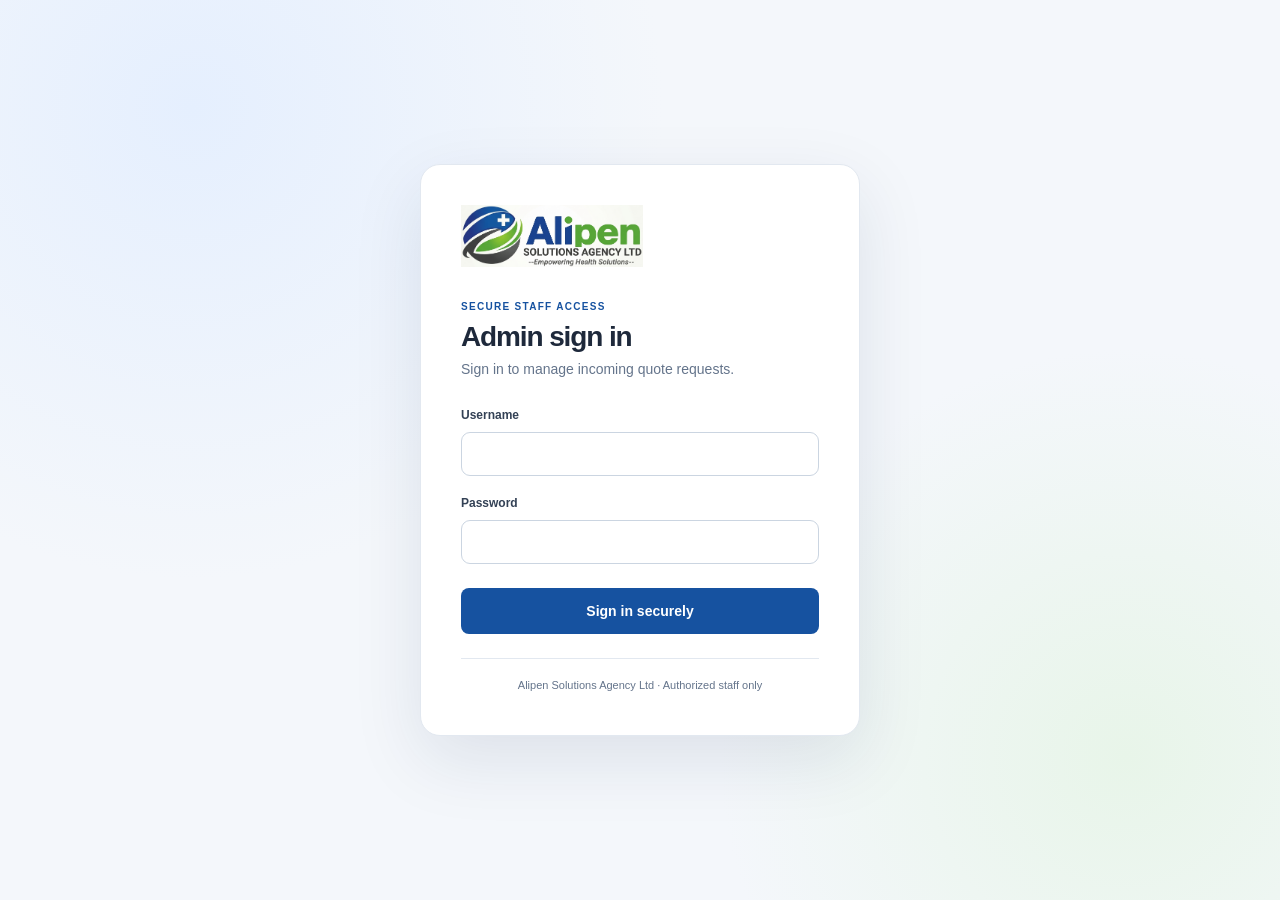
<file: admin-login.html>
<!DOCTYPE html>
<html lang="en">
<head>
  <base href="/" />
  <meta charset="UTF-8" />
  <meta name="viewport" content="width=device-width, initial-scale=1.0" />
  <meta name="robots" content="noindex, nofollow" />
  <title>Admin Sign In | Alipen Solutions</title>
  <link rel="icon" type="image/png" href="public/images/favicon.png" />
  <link rel="stylesheet" href="admin.css?v=crm-20261125-3" />
  <script src="admin.js?v=crm-20261125-3" defer></script>
</head>
<body class="admin-login-page" data-admin-page="login">
  <main class="login-shell">
    <section class="login-card" aria-labelledby="loginTitle">
      <img class="login-logo" src="public/images/logo.png" alt="Alipen Solutions Agency Ltd" />
      <span class="login-eyebrow">SECURE STAFF ACCESS</span>
      <h1 id="loginTitle">Admin sign in</h1>
      <p class="login-intro">Sign in to manage incoming quote requests.</p>
      <form id="adminLoginForm" class="login-form">
        <label for="adminUsername">Username</label>
        <input id="adminUsername" name="username" type="text" autocomplete="username" maxlength="120" required />
        <label for="adminPassword">Password</label>
        <input id="adminPassword" name="password" type="password" autocomplete="current-password" maxlength="1024" required />
        <p id="loginError" class="form-message" role="alert" hidden></p>
        <button id="loginButton" class="admin-button admin-button-primary login-submit" type="submit">Sign in securely</button>
      </form>
      <p class="login-footnote">Alipen Solutions Agency Ltd · Authorized staff only</p>
    </section>
  </main>
</body>
</html>
</file>
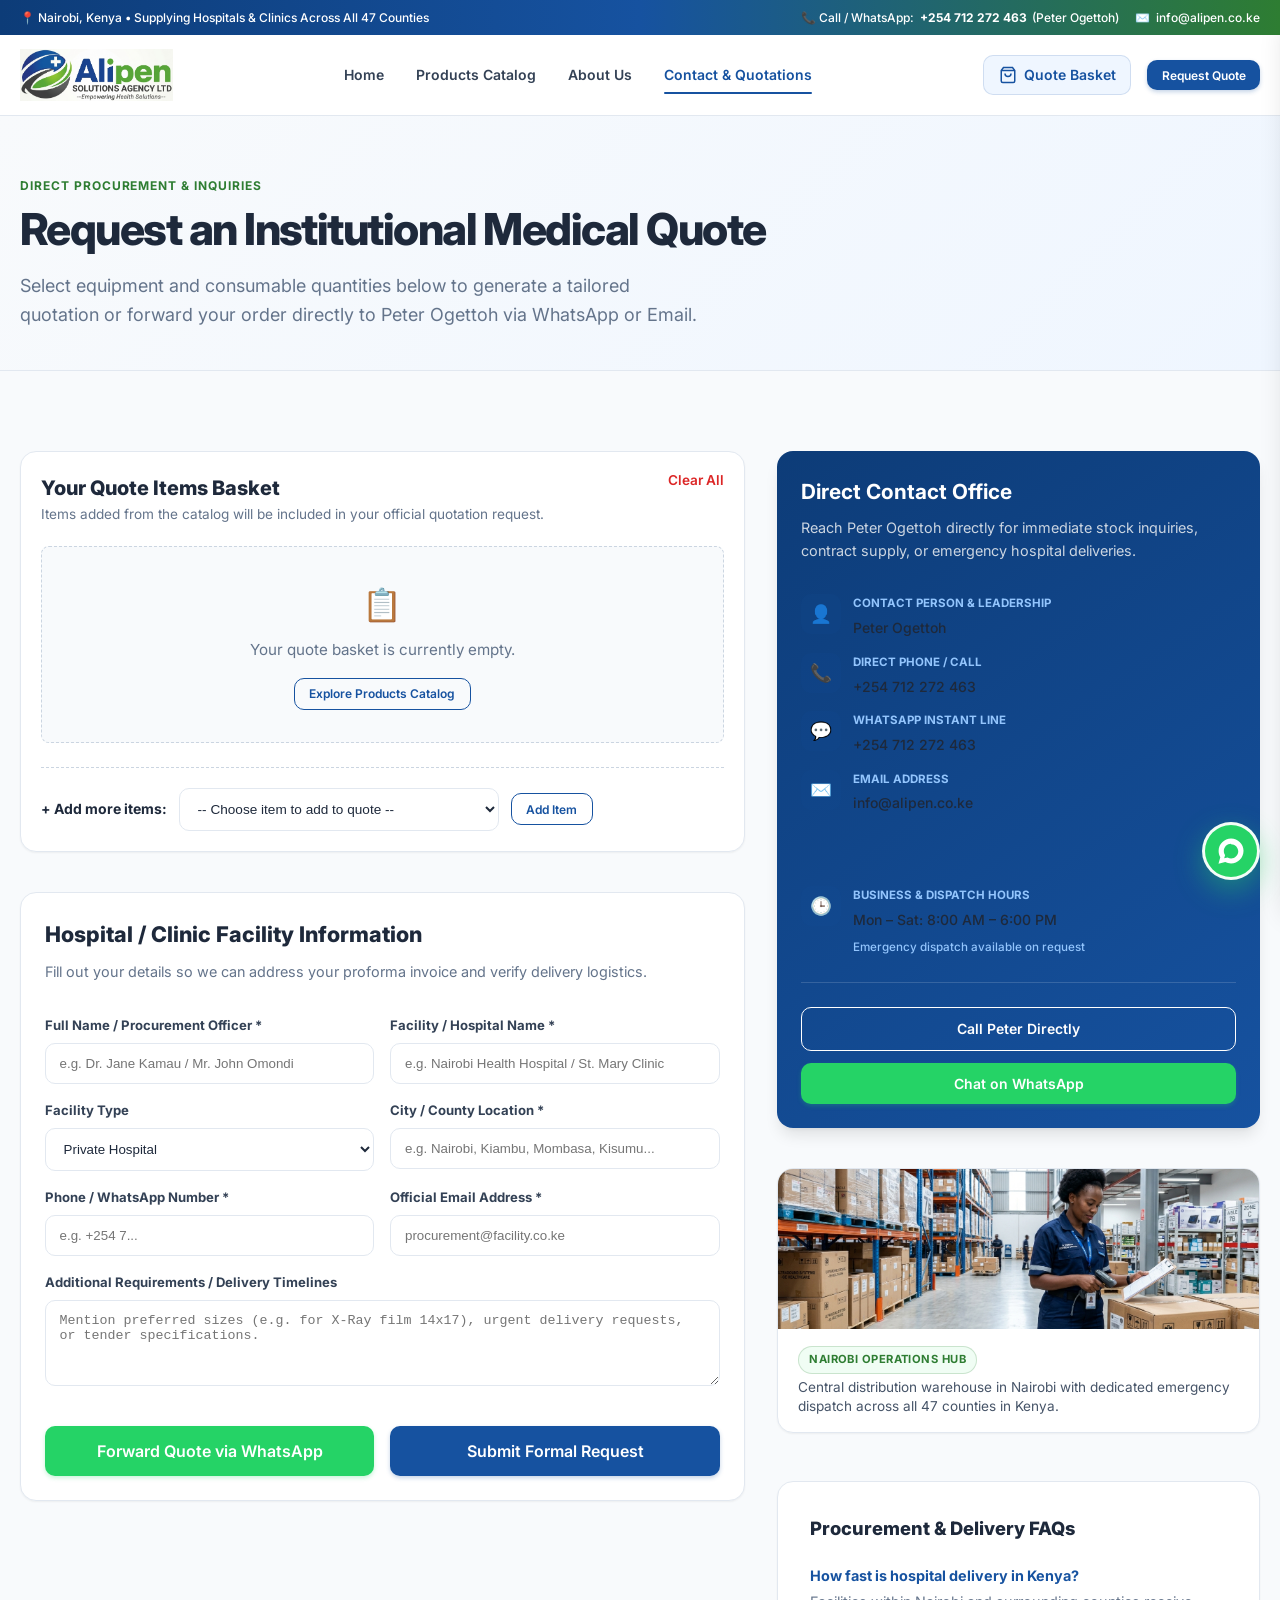
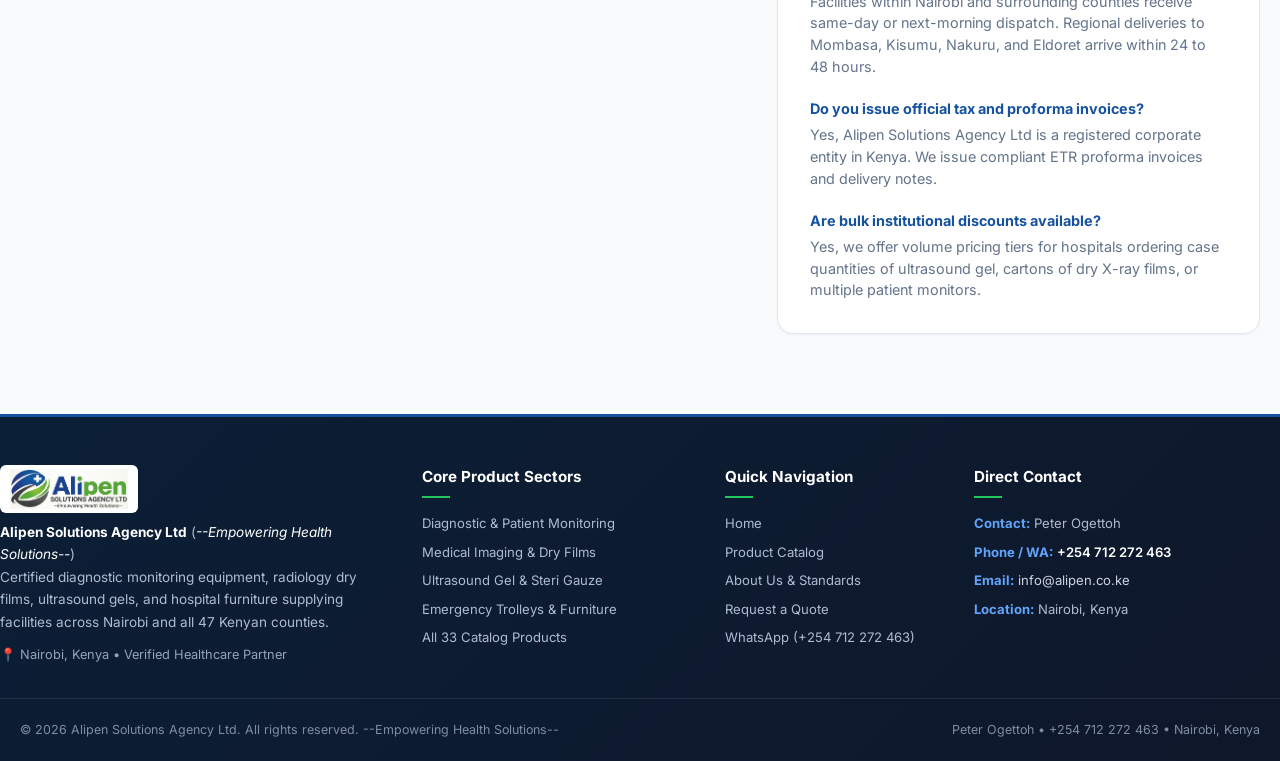
<file: contact.html>
<!DOCTYPE html>
<html lang="en">
<head>
  <base href="/" />
  <meta charset="UTF-8" />
  <meta name="viewport" content="width=device-width, initial-scale=1.0" />
  <meta name="description" content="Request an official quotation for medical equipment and consumables in Kenya. Contact Peter Ogettoh at Alipen Solutions Agency Ltd: +254 712 272 463." />
  <title>Request a Quote & Contact | Alipen Solutions Agency Ltd | Nairobi, Kenya</title>
  
  <link rel="icon" type="image/png" href="public/images/favicon.png" />
  <link rel="preconnect" href="https://fonts.googleapis.com" />
  <link rel="preconnect" href="https://fonts.gstatic.com" crossorigin />
  <link href="https://fonts.googleapis.com/css2?family=Inter:wght@400;500;600;700;800;900&display=swap" rel="stylesheet" />
  <link rel="stylesheet" href="styles.css" />
</head>
<body>

  <!-- Top Announcement Bar -->
  <div class="announcement-bar">
    <div class="container announcement-wrap">
      <div class="announcement-left">
        <span class="announcement-item">
          📍 Nairobi, Kenya • Supplying Hospitals & Clinics Across All 47 Counties
        </span>
      </div>
      <div class="announcement-right">
        <span class="announcement-item">
          📞 Call / WhatsApp: <a href="tel:+254712272463" style="color:#fff; font-weight:700;">+254 712 272 463</a> (Peter Ogettoh)
        </span>
        <span class="announcement-item">
          ✉️ <a href="mailto:info@alipen.co.ke" style="color:#fff;">info@alipen.co.ke</a>
        </span>
      </div>
    </div>
  </div>

  <!-- Site Header -->
  <header class="site-header">
    <div class="container nav-wrap">
      <a href="index.html" class="brand" aria-label="Alipen Solutions Agency Ltd">
        <img src="public/images/logo.png" alt="Alipen Solutions Agency Ltd Logo" class="brand-logo-img" />
      </a>

      <nav class="main-nav" aria-label="Main Navigation">
        <a href="index.html" class="nav-link">Home</a>
        <a href="products.html" class="nav-link">Products Catalog</a>
        <a href="about.html" class="nav-link">About Us</a>
        <a href="contact.html" class="nav-link active">Contact & Quotations</a>
      </nav>

      <div class="header-actions">
        <a href="contact.html" class="quote-nav-btn" aria-label="Quote Basket">
          <svg width="18" height="18" viewBox="0 0 24 24" fill="none" stroke="currentColor" stroke-width="2"><path d="M6 2L3 6v14a2 2 0 0 0 2 2h14a2 2 0 0 0 2-2V6l-3-4z"></path><line x1="3" y1="6" x2="21" y2="6"></line><path d="M16 10a4 4 0 0 1-8 0"></path></svg>
          <span>Quote Basket</span>
          <span class="quote-badge-count" style="display:none;">0</span>
        </a>
        <a href="contact.html" class="btn btn-primary btn-sm">Request Quote</a>
        <a href="contact.html" class="mobile-quote-shortcut" aria-label="View quote basket" title="View quote basket">
          <svg width="23" height="23" viewBox="0 0 24 24" fill="none" stroke="currentColor" stroke-width="2" aria-hidden="true"><path d="M6 2L3 6v14a2 2 0 0 0 2 2h14a2 2 0 0 0 2-2V6l-3-4z"></path><line x1="3" y1="6" x2="21" y2="6"></line><path d="M16 10a4 4 0 0 1-8 0"></path></svg>
          <span class="quote-badge-count" style="display:none;">0</span>
        </a>
        <button class="mobile-nav-toggle" aria-label="Open Mobile Menu">
          <span></span>
          <span></span>
          <span></span>
        </button>
      </div>
    </div>
  </header>

  <!-- Mobile Drawer Backdrop -->
  <div class="drawer-backdrop"></div>

  <!-- Mobile Drawer -->
  <div class="mobile-drawer">
    <div class="drawer-header">
      <img src="public/images/logo.png" alt="Alipen Solutions Agency Ltd" style="height:40px; width:auto;" />
      <button class="drawer-close" aria-label="Close Mobile Menu">&times;</button>
    </div>
    <div class="drawer-nav">
      <a href="index.html">Home</a>
      <a href="products.html">Products Catalog</a>
      <a href="about.html">About Us</a>
      <a href="contact.html" class="active">Request a Quote</a>
    </div>
    <div class="drawer-footer">
      <p style="font-size:0.85rem; color:#64748B; margin-bottom:0.75rem;">
        <strong>Peter Ogettoh</strong><br />
        <a href="tel:+254712272463" style="color:#1652A0; font-weight:700;">+254 712 272 463</a><br />
        Nairobi, Kenya
      </p>
      <a href="https://wa.me/254712272463" class="btn btn-whatsapp btn-sm" style="width:100%;">WhatsApp Direct</a>
    </div>
  </div>

  <!-- Page Header -->
  <section style="background:linear-gradient(135deg, #F8FAFC 0%, #EFF6FF 100%); padding:3.5rem 0 2.5rem 0; border-bottom:1px solid #E2E8F0;">
    <div class="container">
      <span class="section-label">Direct Procurement & Inquiries</span>
      <h1 class="section-title" style="font-size:clamp(2rem, 3.5vw, 2.75rem);">Request an Institutional Medical Quote</h1>
      <p class="section-subtitle">
        Select equipment and consumable quantities below to generate a tailored quotation or forward your order directly to Peter Ogettoh via WhatsApp or Email.
      </p>
    </div>
  </section>

  <!-- Main Quote & Contact Section -->
  <section class="section">
    <div class="container">
      <div class="contact-layout-grid">
        
        <!-- Left: Interactive Multi-Item Quote Builder & Form -->
        <div class="contact-quote-column">
          
          <!-- Selected Items Basket Panel -->
          <div class="quote-basket-card">
            <div class="quote-basket-header">
              <div>
                <h3 style="font-size:1.25rem; font-weight:800; color:#1E293B;">Your Quote Items Basket</h3>
                <p style="font-size:0.85rem; color:#64748B;">Items added from the catalog will be included in your official quotation request.</p>
              </div>
              <button type="button" id="clearBasketBtn" style="font-size:0.85rem; color:#DC2626; font-weight:600; cursor:pointer;">
                Clear All
              </button>
            </div>

            <!-- Items List Container -->
            <div id="basketItemsList">
              <!-- Injected dynamically via JS -->
            </div>

            <!-- Quick Add Item Dropdown -->
            <div style="margin-top:1.5rem; padding-top:1.25rem; border-top:1px dashed #CBD5E1; display:flex; gap:0.75rem; align-items:center; flex-wrap:wrap;">
              <span style="font-size:0.875rem; font-weight:700; color:#1E293B;">+ Add more items:</span>
              <select id="quickAddSelect" class="form-select" style="max-width:320px; font-size:0.85rem;">
                <option value="">-- Choose item to add to quote --</option>
                <!-- Populated via JS -->
              </select>
              <button type="button" id="quickAddBtn" class="btn btn-outline btn-sm">Add Item</button>
            </div>
          </div>

          <!-- Facility & Contact Form -->
          <div class="form-card">
            <h3 style="font-size:1.35rem; font-weight:800; color:#1E293B; margin-bottom:0.5rem;">
              Hospital / Clinic Facility Information
            </h3>
            <p style="font-size:0.9rem; color:#64748B; margin-bottom:2rem;">
              Fill out your details so we can address your proforma invoice and verify delivery logistics.
            </p>

            <form id="quoteRequestForm">
              <input type="text" name="website" id="website" tabindex="-1" autocomplete="off" aria-hidden="true" style="position:absolute;left:-9999px;height:1px;width:1px;" />

              <div class="form-grid-2">
                <div class="form-group">
                  <label for="contactName" class="form-label">Full Name / Procurement Officer *</label>
                  <input type="text" id="contactName" name="name" class="form-input" placeholder="e.g. Dr. Jane Kamau / Mr. John Omondi" required />
                </div>
                <div class="form-group">
                  <label for="facilityName" class="form-label">Facility / Hospital Name *</label>
                  <input type="text" id="facilityName" name="facility" class="form-input" placeholder="e.g. Nairobi Health Hospital / St. Mary Clinic" required />
                </div>
              </div>

              <div class="form-grid-2">
                <div class="form-group">
                  <label for="facilityType" class="form-label">Facility Type</label>
                  <select id="facilityType" name="facilityType" class="form-select">
                    <option value="Private Hospital">Private Hospital</option>
                    <option value="County / Referral Hospital">County / Referral Hospital</option>
                    <option value="Specialist Clinic">Specialist Outpatient Clinic</option>
                    <option value="Radiology / Imaging Center">Radiology / Imaging Center</option>
                    <option value="Diagnostic Laboratory">Diagnostic Laboratory</option>
                    <option value="Faith-Based / Mission Facility">Faith-Based / Mission Facility</option>
                    <option value="Other">Other Medical Entity</option>
                  </select>
                </div>
                <div class="form-group">
                  <label for="locationCounty" class="form-label">City / County Location *</label>
                  <input type="text" id="locationCounty" name="county" class="form-input" placeholder="e.g. Nairobi, Kiambu, Mombasa, Kisumu..." required />
                </div>
              </div>

              <div class="form-grid-2">
                <div class="form-group">
                  <label for="phone" class="form-label">Phone / WhatsApp Number *</label>
                  <input type="tel" id="phone" name="phone" class="form-input" placeholder="e.g. +254 7..." required />
                </div>
                <div class="form-group">
                  <label for="email" class="form-label">Official Email Address *</label>
                  <input type="email" id="email" name="email" class="form-input" placeholder="procurement@facility.co.ke" required />
                </div>
              </div>

              <div class="form-group">
                <label for="requirements" class="form-label">Additional Requirements / Delivery Timelines</label>
                <textarea id="requirements" name="requirements" class="form-textarea" rows="4" placeholder="Mention preferred sizes (e.g. for X-Ray film 14x17), urgent delivery requests, or tender specifications."></textarea>
              </div>

              <div style="display:flex; gap:1rem; flex-wrap:wrap; margin-top:2rem;">
                <button type="button" id="submitWhatsAppQuoteBtn" class="btn btn-whatsapp btn-lg" style="flex:1;">
                  <span>Forward Quote via WhatsApp</span>
                </button>
                <button type="submit" id="submitFormalQuoteBtn" class="btn btn-primary btn-lg" style="flex:1;">
                  <span>Submit Formal Request</span>
                </button>
              </div>

            </form>
          </div>

        </div>

        <!-- Right: Official Contact Details & FAQs -->
        <div class="contact-details-column">
          
          <!-- Contact Card -->
          <div class="contact-sidebar-card">
            <h3>Direct Contact Office</h3>
            <p style="font-size:0.9rem; color:#CBD5E1; line-height:1.6; margin-bottom:2rem;">
              Reach Peter Ogettoh directly for immediate stock inquiries, contract supply, or emergency hospital deliveries.
            </p>

            <div class="contact-info-list">
              
              <div class="contact-info-item">
                <div class="contact-info-icon">👤</div>
                <div class="contact-info-text">
                  <label>Contact Person & Leadership</label>
                  <span>Peter Ogettoh</span>
                </div>
              </div>

              <div class="contact-info-item">
                <div class="contact-info-icon">📞</div>
                <div class="contact-info-text">
                  <label>Direct Phone / Call</label>
                  <a href="tel:+254712272463">+254 712 272 463</a>
                </div>
              </div>

              <div class="contact-info-item">
                <div class="contact-info-icon">💬</div>
                <div class="contact-info-text">
                  <label>WhatsApp Instant Line</label>
                  <a href="https://wa.me/254712272463" target="_blank" rel="noopener noreferrer">+254 712 272 463</a>
                </div>
              </div>

              <div class="contact-info-item">
                <div class="contact-info-icon">✉️</div>
                <div class="contact-info-text">
                  <label>Email Address</label>
                  <a href="mailto:info@alipen.co.ke">info@alipen.co.ke</a>
                </div>
              </div>

              <div class="contact-info-item">
                <div class="contact-info-icon">📍</div>
                <div class="contact-info-text">
                  <label>Physical & Operations Hub</label>
                  <span>Nairobi, Kenya</span>
                </div>
              </div>

              <div class="contact-info-item">
                <div class="contact-info-icon">🕒</div>
                <div class="contact-info-text">
                  <label>Business & Dispatch Hours</label>
                  <span>Mon – Sat: 8:00 AM – 6:00 PM<br /><small style="color:#93C5FD;">Emergency dispatch available on request</small></span>
                </div>
              </div>

            </div>

            <div style="border-top:1px solid rgba(255,255,255,0.15); padding-top:1.5rem; text-align:center;">
              <a href="tel:+254712272463" class="btn btn-outline-white" style="width:100%; margin-bottom:0.75rem;">
                Call Peter Directly
              </a>
              <a href="https://wa.me/254712272463?text=Hello%20Peter,%20I%20am%20calling%20from%20a%20healthcare%20facility." class="btn btn-whatsapp" style="width:100%;">
                Chat on WhatsApp
              </a>
            </div>
          </div>

          <!-- Hub Image Card -->
          <div style="background:#fff; border-radius:16px; overflow:hidden; border:1px solid #E2E8F0; margin-top:1.5rem; box-shadow:var(--shadow-sm);">
            <img src="public/images/supply-chain-warehouse.jpg" alt="Alipen Logistics Hub Nairobi" style="width:100%; height:160px; object-fit:cover;" />
            <div style="padding:1rem 1.25rem;">
              <span class="badge badge-green" style="font-size:0.7rem; margin-bottom:0.25rem;">Nairobi Operations Hub</span>
              <p style="font-size:0.85rem; color:#475569; margin:0; line-height:1.4;">
                Central distribution warehouse in Nairobi with dedicated emergency dispatch across all 47 counties in Kenya.
              </p>
            </div>
          </div>

          <!-- Quick FAQs Box -->
          <div style="background:#fff; border-radius:16px; border:1px solid #E2E8F0; padding:2rem; margin-top:2rem; box-shadow:var(--shadow-sm);">
            <h4 style="font-size:1.15rem; font-weight:800; color:#1E293B; margin-bottom:1.25rem;">
              Procurement & Delivery FAQs
            </h4>

            <div style="display:flex; flex-direction:column; gap:1.25rem; font-size:0.9rem;">
              <div>
                <strong style="color:#1652A0; display:block; margin-bottom:0.25rem;">How fast is hospital delivery in Kenya?</strong>
                <p style="color:#64748B; line-height:1.5;">
                  Facilities within Nairobi and surrounding counties receive same-day or next-morning dispatch. Regional deliveries to Mombasa, Kisumu, Nakuru, and Eldoret arrive within 24 to 48 hours.
                </p>
              </div>

              <div>
                <strong style="color:#1652A0; display:block; margin-bottom:0.25rem;">Do you issue official tax and proforma invoices?</strong>
                <p style="color:#64748B; line-height:1.5;">
                  Yes, Alipen Solutions Agency Ltd is a registered corporate entity in Kenya. We issue compliant ETR proforma invoices and delivery notes.
                </p>
              </div>

              <div>
                <strong style="color:#1652A0; display:block; margin-bottom:0.25rem;">Are bulk institutional discounts available?</strong>
                <p style="color:#64748B; line-height:1.5;">
                  Yes, we offer volume pricing tiers for hospitals ordering case quantities of ultrasound gel, cartons of dry X-ray films, or multiple patient monitors.
                </p>
              </div>
            </div>
          </div>

        </div>

      </div>
    </div>
  </section>

  <!-- Submission Confirmation Modal -->
  <div id="confirmModal" style="display:none; position:fixed; inset:0; background:rgba(0,0,0,0.6); z-index:999; backdrop-filter:blur(4px); align-items:center; justify-content:center; padding:1.5rem;">
    <div style="background:#fff; border-radius:16px; max-width:540px; width:100%; padding:2.5rem; box-shadow:var(--shadow-xl); text-align:center;">
      <div style="width:64px; height:64px; background:#DCFCE7; color:#16A34A; border-radius:50%; display:flex; align-items:center; justify-content:center; font-size:2rem; font-weight:800; margin:0 auto 1.5rem auto;">
        ✓
      </div>
      <h3 style="font-size:1.6rem; font-weight:800; color:#1E293B; margin-bottom:0.5rem;">Quote Request Received!</h3>
      <p id="confirmationMessage" style="color:#64748B; font-size:0.95rem; line-height:1.6; margin-bottom:1.5rem;">
        Your request confirmation and reference will appear here after submission.
      </p>
      <div id="modalSummaryBox" style="background:#F8FAFC; border:1px solid #E2E8F0; border-radius:8px; padding:1rem; text-align:left; white-space:pre-line; font-size:0.875rem; color:#334155; margin-bottom:2rem;">
        <!-- Injected via JS -->
      </div>
      <div style="display:flex; gap:1rem; justify-content:center;">
        <button type="button" id="closeModalBtn" class="btn btn-primary" style="flex:1;">Done</button>
        <a href="#" id="modalWhatsAppBtn" class="btn btn-whatsapp" style="flex:1;" target="_blank">Forward via WhatsApp</a>
      </div>
    </div>
  </div>

    <!-- Site Footer -->
  <footer class="site-footer">
    <div class="container footer-top">
      <div class="footer-grid">
        <div class="footer-brand">
          <img src="public/images/logo.png" alt="Alipen Solutions Agency Ltd" style="height:38px; width:auto; background:#fff; padding:4px 10px; border-radius:6px; margin-bottom:0.5rem;" />
          <p>
            <strong>Alipen Solutions Agency Ltd</strong> (<em>--Empowering Health Solutions--</em>)<br />
            Certified diagnostic monitoring equipment, radiology dry films, ultrasound gels, and hospital furniture supplying facilities across Nairobi and all 47 Kenyan counties.
          </p>
          <div style="font-size:0.8rem; color:#94A3B8;">
            📍 Nairobi, Kenya • Verified Healthcare Partner
          </div>
        </div>

        <div class="footer-col">
          <h4>Core Product Sectors</h4>
          <div class="footer-links">
            <a href="products.html?category=critical">Diagnostic & Patient Monitoring</a>
            <a href="products.html?category=imaging">Medical Imaging & Dry Films</a>
            <a href="products.html?category=surgical">Ultrasound Gel & Steri Gauze</a>
            <a href="products.html?category=furniture">Emergency Trolleys & Furniture</a>
            <a href="products.html">All 33 Catalog Products</a>
          </div>
        </div>

        <div class="footer-col">
          <h4>Quick Navigation</h4>
          <div class="footer-links">
            <a href="index.html">Home</a>
            <a href="products.html">Product Catalog</a>
            <a href="about.html">About Us & Standards</a>
            <a href="contact.html">Request a Quote</a>
            <a href="https://wa.me/254712272463">WhatsApp (+254 712 272 463)</a>
          </div>
        </div>

        <div class="footer-col">
          <h4>Direct Contact</h4>
          <div class="footer-contact-list">
            <div><span style="color:#60A5FA; font-weight:700;">Contact:</span> Peter Ogettoh</div>
            <div><span style="color:#60A5FA; font-weight:700;">Phone / WA:</span> <a href="tel:+254712272463" style="color:#fff; font-weight:600;">+254 712 272 463</a></div>
            <div><span style="color:#60A5FA; font-weight:700;">Email:</span> <a href="mailto:info@alipen.co.ke" style="color:#CBD5E1;">info@alipen.co.ke</a></div>
            <div><span style="color:#60A5FA; font-weight:700;">Location:</span> Nairobi, Kenya</div>
          </div>
        </div>
      </div>
    </div>

    <div class="container footer-bottom">
      <div>
        © 2026 Alipen Solutions Agency Ltd. All rights reserved. --Empowering Health Solutions--
      </div>
      <div>
        Peter Ogettoh • +254 712 272 463 • Nairobi, Kenya
      </div>
    </div>
  </footer>

  <!-- Floating WhatsApp Action -->
  <a href="https://wa.me/254712272463" class="floating-whatsapp-widget" target="_blank" rel="noopener noreferrer" aria-label="Chat on WhatsApp with Peter Ogettoh">
    <svg width="22" height="22" viewBox="0 0 24 24" fill="currentColor"><path d="M12.031 6.172c-3.181 0-5.767 2.586-5.768 5.766-.001 1.298.38 2.27 1.019 3.287l-.711 2.598 2.664-.698c.969.585 1.961.916 2.796.916 3.183 0 5.768-2.587 5.768-5.769 0-3.181-2.585-5.766-5.768-5.766zm9.969 5.767c0 5.485-4.484 9.969-9.969 9.969-1.688 0-3.272-.424-4.664-1.168l-5.367 1.407 1.431-5.234c-.84-1.449-1.331-3.125-1.331-4.974 0-5.485 4.484-9.969 9.969-9.969 5.485 0 9.969 4.484 9.969 9.969z"></path></svg>
    <span>WhatsApp Peter Ogettoh</span>
  </a>

  <!-- Scripts -->
  <script src="products.js" defer></script>
  <script src="app.js" defer></script>
  <script>
    document.addEventListener('DOMContentLoaded', () => {
      // Check for prefill query param
      const urlParams = new URLSearchParams(window.location.search);
      const prefillSlug = urlParams.get('prefill');
      if (prefillSlug) {
        const product = getProductBySlug(prefillSlug);
        if (product) {
          const basket = QuoteBasket.get();
          if (!basket.some(i => i.slug === prefillSlug)) {
            QuoteBasket.add(prefillSlug, 1);
          }
        }
      }

      const basketList = document.getElementById('basketItemsList');
      const quickSelect = document.getElementById('quickAddSelect');
      const quickAddBtn = document.getElementById('quickAddBtn');
      const clearBtn = document.getElementById('clearBasketBtn');
      const form = document.getElementById('quoteRequestForm');
      const submitWhatsAppBtn = document.getElementById('submitWhatsAppQuoteBtn');

      // Populate Quick Add dropdown with all catalogue products
      if (quickSelect && typeof getAllProducts === 'function') {
        const all = getAllProducts();
        quickSelect.innerHTML = '<option value="">-- Choose item to add to quote --</option>' +
          all.map(p => `<option value="${p.slug}">${p.name}</option>`).join('');
      }

      if (quickAddBtn) {
        quickAddBtn.addEventListener('click', () => {
          const slug = quickSelect.value;
          if (slug) {
            QuoteBasket.add(slug, 1);
            quickSelect.value = '';
            renderBasket();
          }
        });
      }

      function renderBasket() {
        const items = QuoteBasket.get();
        if (items.length === 0) {
          basketList.innerHTML = `
            <div style="text-align:center; padding:2rem; background:#F8FAFC; border-radius:8px; border:1px dashed #CBD5E1;">
              <span style="font-size:2rem; display:block; margin-bottom:0.5rem;">📋</span>
              <p style="color:#64748B; font-size:0.95rem; margin-bottom:1rem;">Your quote basket is currently empty.</p>
              <a href="products.html" class="btn btn-outline btn-sm">Explore Products Catalog</a>
            </div>
          `;
          return;
        }

        basketList.innerHTML = items.map(item => `
          <div class="quote-item-row" data-item-slug="${item.slug}">
            <div class="quote-item-info">
              <img src="${item.image}" alt="${item.name}" class="quote-item-thumb" />
              <div>
                <h4 class="quote-item-title">${item.shortName || item.name}</h4>
                <span class="quote-item-cat">${item.category || 'Medical Equipment'}</span>
              </div>
            </div>
            <div class="quote-item-actions">
              <div class="qty-selector">
                <button type="button" class="qty-btn" onclick="handleItemQty('${item.slug}', -1)">-</button>
                <span class="qty-input" style="display:flex; align-items:center; justify-content:center;">${item.quantity || 1}</span>
                <button type="button" class="qty-btn" onclick="handleItemQty('${item.slug}', 1)">+</button>
              </div>
              <button type="button" class="quote-remove-btn" onclick="handleItemRemove('${item.slug}')" title="Remove item">
                Remove
              </button>
            </div>
          </div>
        `).join('');
      }

      window.handleItemQty = function(slug, delta) {
        const items = QuoteBasket.get();
        const item = items.find(i => i.slug === slug);
        if (item) {
          const newQty = (item.quantity || 1) + delta;
          QuoteBasket.updateQuantity(slug, newQty);
          renderBasket();
        }
      };

      window.handleItemRemove = function(slug) {
        QuoteBasket.remove(slug);
        renderBasket();
      };

      if (clearBtn) {
        clearBtn.addEventListener('click', () => {
          if (confirm('Clear all items from your quote basket?')) {
            QuoteBasket.clear();
            renderBasket();
          }
        });
      }

      // Sync on custom event
      window.addEventListener('quoteBasketUpdated', renderBasket);

      // WhatsApp Quote Builder
      if (submitWhatsAppBtn) {
        submitWhatsAppBtn.addEventListener('click', () => {
          const name = document.getElementById('contactName').value.trim();
          const facility = document.getElementById('facilityName').value.trim();
          const phone = document.getElementById('phone').value.trim();
          const email = document.getElementById('email').value.trim();
          const notes = document.getElementById('requirements').value.trim();

          const url = buildWhatsAppQuoteUrl({ name, facility, phone, email, notes });
          window.open(url, '_blank');
        });
      }

      // Formal Form Submit with Confirmation Modal
      if (form) {
        form.addEventListener('submit', async (e) => {
          e.preventDefault();
          const submitButton = document.getElementById('submitFormalQuoteBtn');
          const name = document.getElementById('contactName').value.trim();
          const facility = document.getElementById('facilityName').value.trim();
          const facilityType = document.getElementById('facilityType').value;
          const county = document.getElementById('locationCounty').value.trim();
          const phone = document.getElementById('phone').value.trim();
          const email = document.getElementById('email').value.trim();
          const notes = document.getElementById('requirements').value.trim();
          const honeypot = document.getElementById('website').value;
          const items = QuoteBasket.get();

          if (!name || !facility || !county || !phone || !email) {
            alert('Please complete all required fields before submitting your quote.');
            return;
          }

          if (submitButton) {
            submitButton.disabled = true;
            submitButton.innerHTML = '<span>Sending request…</span>';
          }

          try {
            const response = await fetch('/api/quotes', {
              method: 'POST',
              headers: { 'Content-Type': 'application/json' },
              body: JSON.stringify({
                name, facility, facilityType, county, phone, email,
                requirements: notes, items, website: honeypot
              })
            });

            let result;
            try {
              result = await response.json();
            } catch (_) {
              throw new Error('The server returned an unreadable response. Please try again or contact Peter by phone or WhatsApp.');
            }
            if (!response.ok || !result.success) {
              throw new Error(result.message || 'Your quote request could not be submitted.');
            }
            if (!/^ALIPEN-[A-F0-9]{6}$/.test(result.reference || '')) {
              throw new Error('The request was received, but we could not read its reference. Please contact Peter before submitting again.');
            }

            const summaryLines = [`Facility: ${facility} (${name})`, `Contact: ${phone} | ${email}`, 'Items Requested:'];
            if (items.length > 0) {
              summaryLines.push(...items.map(i => `- ${i.name} (Qty: ${i.quantity || 1})`));
            } else {
              summaryLines.push('- General Catalog & Procurement Inquiry');
            }

            document.getElementById('modalSummaryBox').textContent = summaryLines.join('\n');
            const emailStates = Object.values(result.emailDelivery || {});
            const allEmailsAccepted = emailStates.length === 2 && emailStates.every(state => state === 'accepted');
            const someEmailsAccepted = emailStates.some(state => state === 'accepted');
            const deliveryMessage = allEmailsAccepted
              ? 'Resend accepted both email notifications for delivery.'
              : someEmailsAccepted
                ? 'Your request is saved. Resend accepted one notification, but the other could not be sent; please keep the reference above.'
                : 'Your request is saved, but Resend could not accept the email notifications. Please keep the reference above.';
            document.getElementById('confirmationMessage').textContent = `Thank you. Your quotation request has been received. Reference code: ${result.reference}. Peter Ogettoh and our procurement team will review your specifications. ${deliveryMessage}`;

            const waUrl = buildWhatsAppQuoteUrl({ name, facility, phone, email, notes, items });
            document.getElementById('modalWhatsAppBtn').href = waUrl;
            document.getElementById('confirmModal').style.display = 'flex';
          } catch (error) {
            alert(error.message || 'We could not submit your request. Please use WhatsApp or call Peter directly.');
          } finally {
            if (submitButton) {
              submitButton.disabled = false;
              submitButton.innerHTML = '<span>Submit Formal Request</span>';
            }
          }
        });
      }

      document.getElementById('closeModalBtn').addEventListener('click', () => {
        document.getElementById('confirmModal').style.display = 'none';
        QuoteBasket.clear();
        renderBasket();
        if (form) form.reset();
      });

      // Initial basket render
      renderBasket();
    });
  </script>
</body>
</html>
</file>
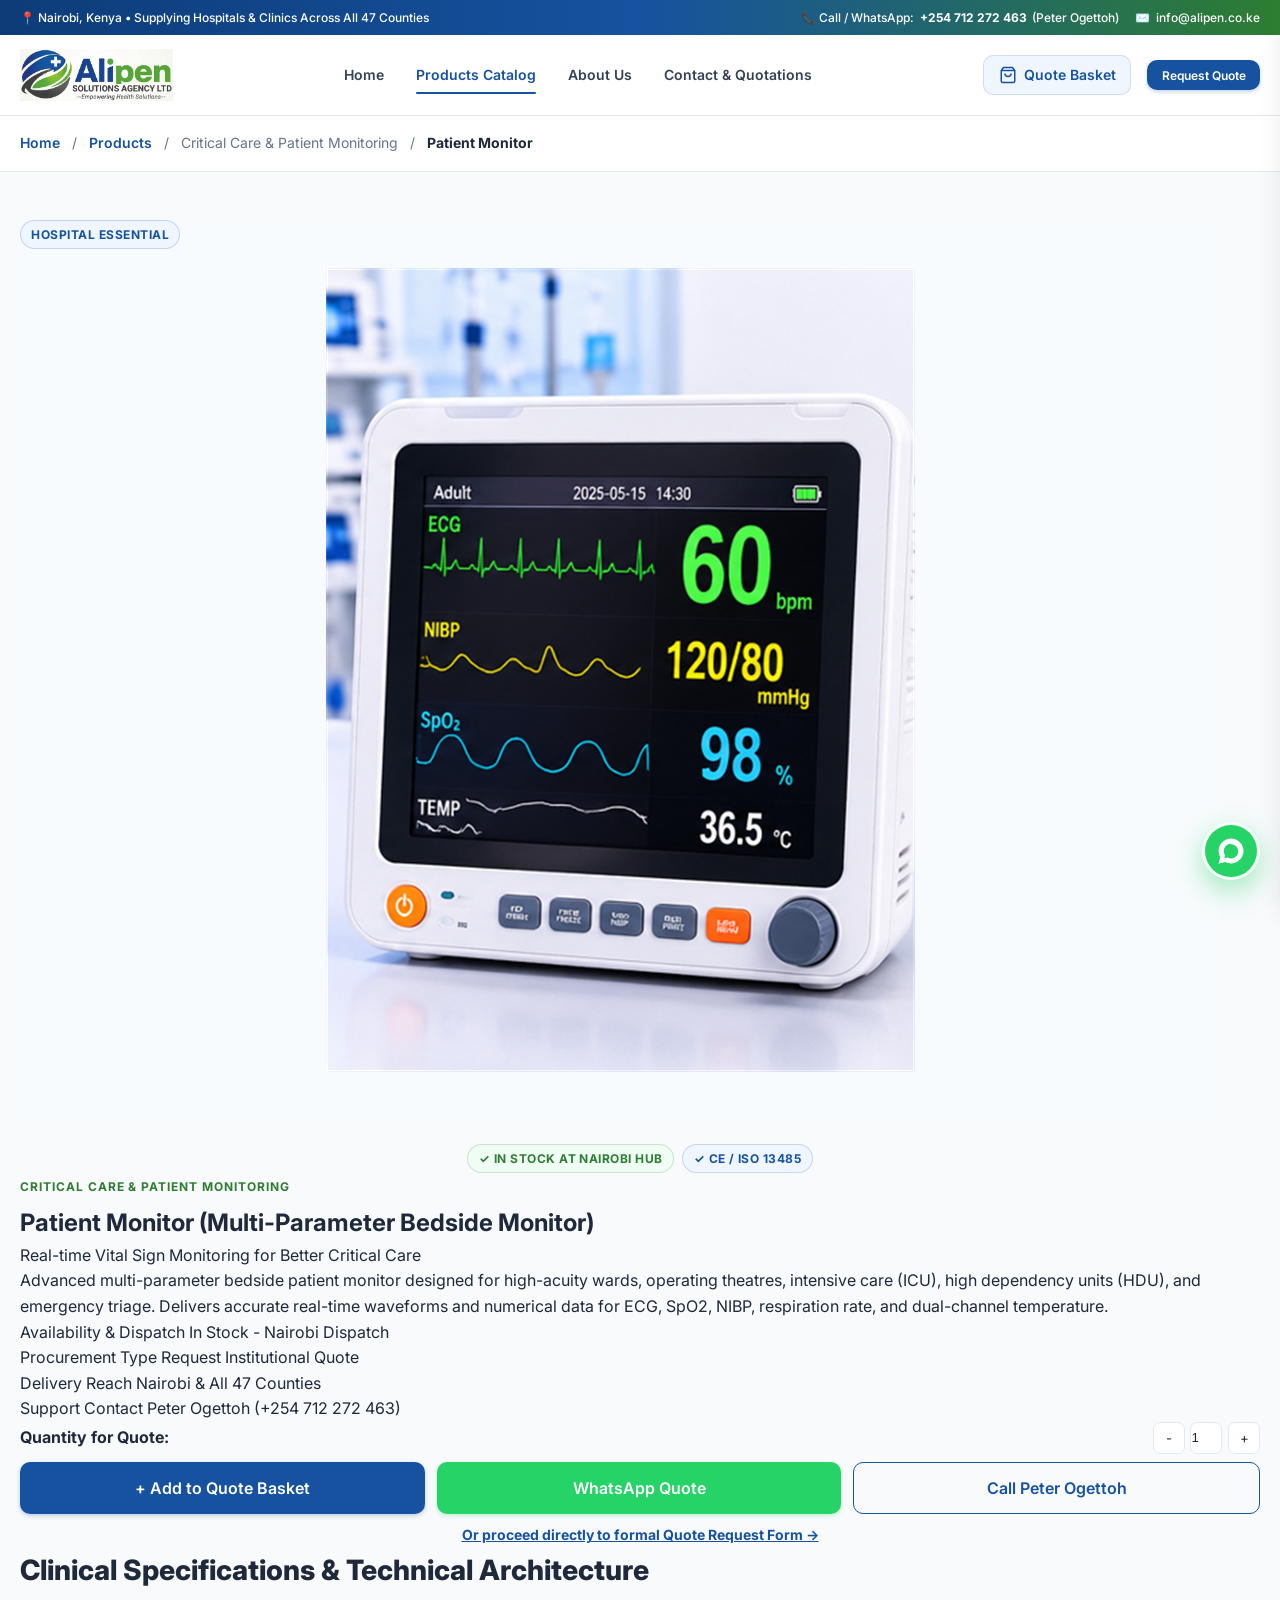
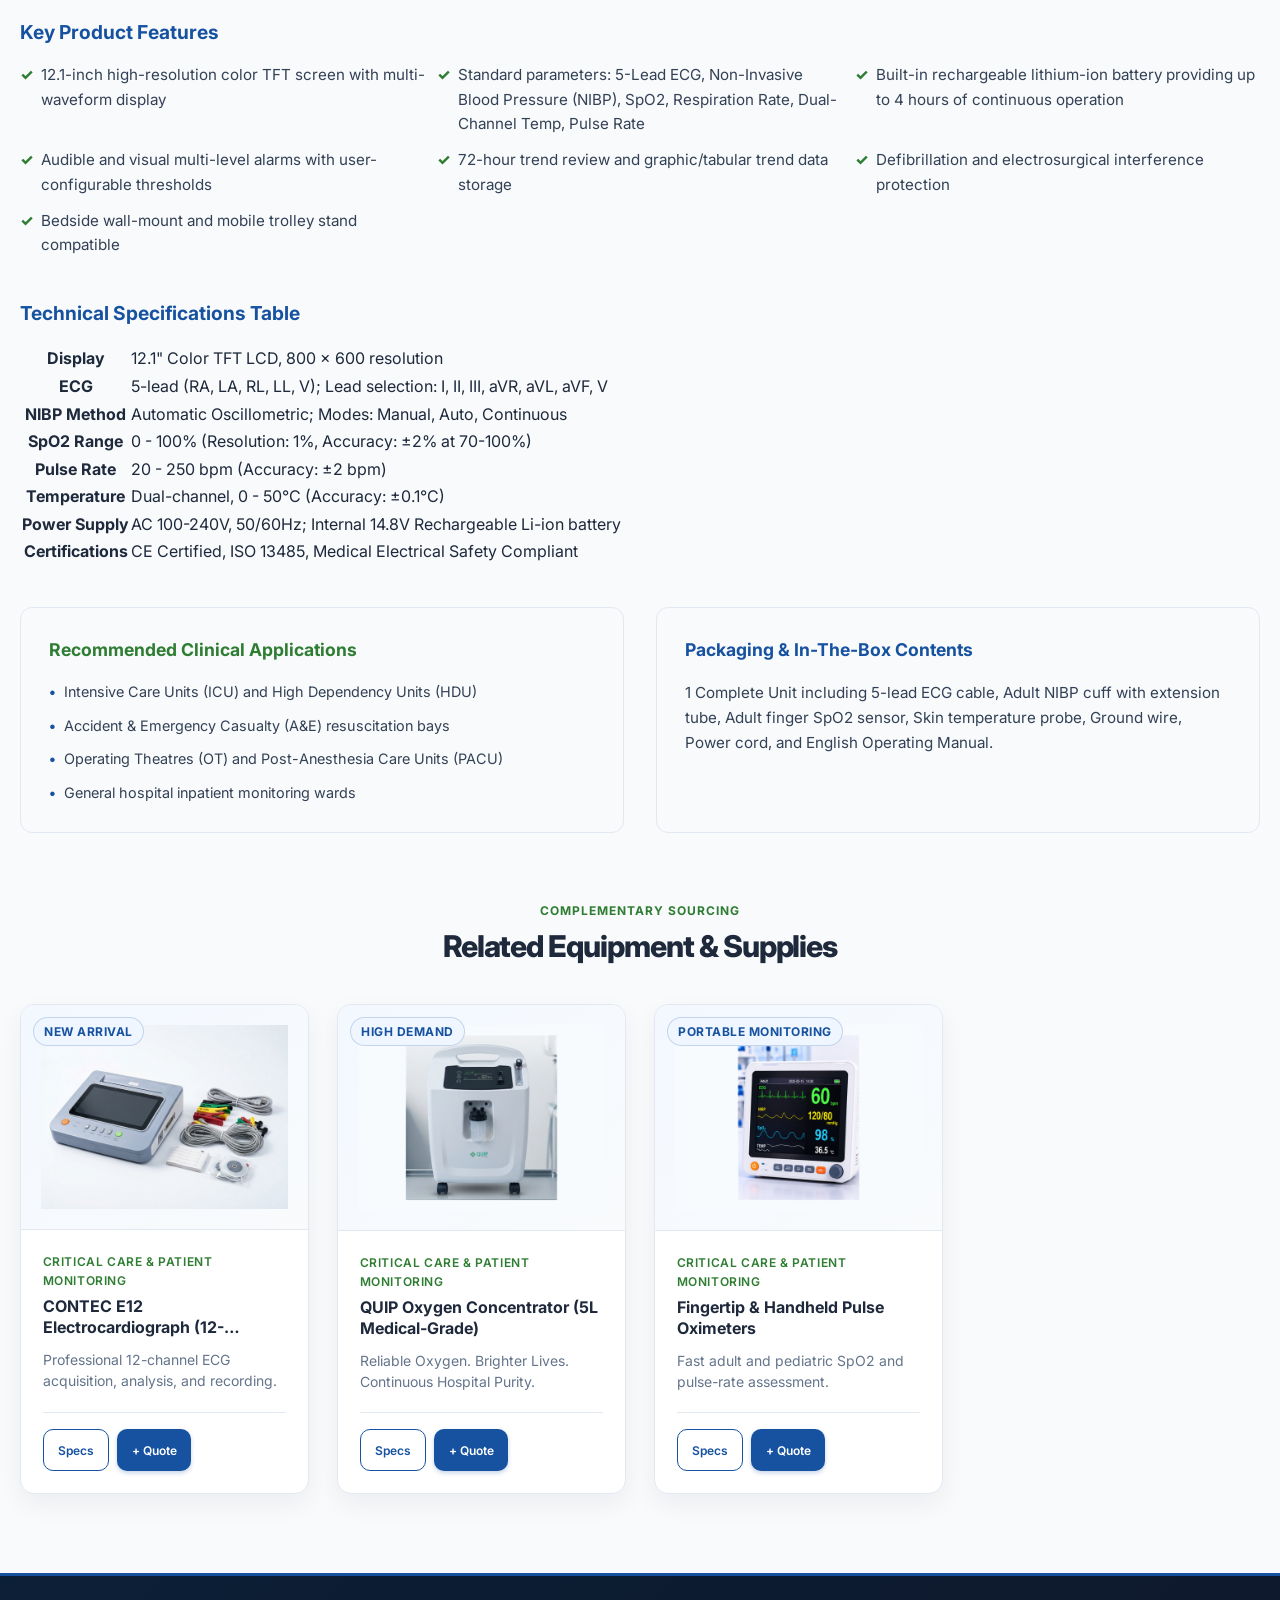
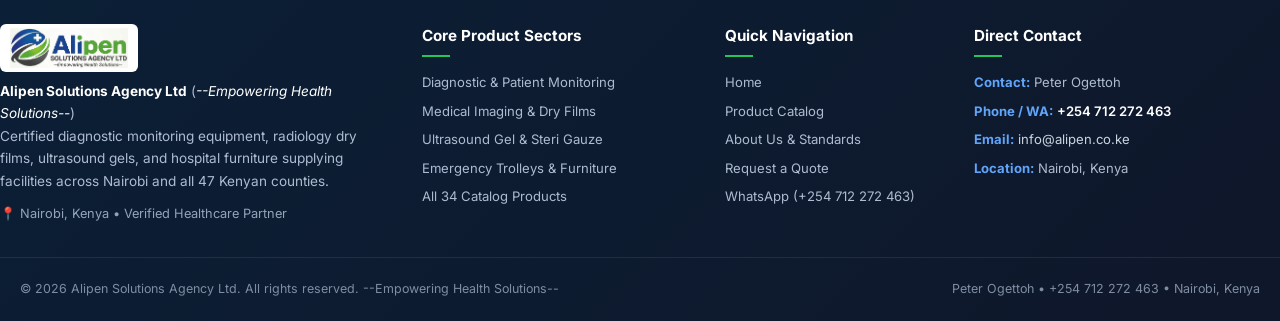
<file: product-detail.html>
<!DOCTYPE html>
<html lang="en">
<head>
  <base href="/" />
  <meta charset="UTF-8" />
  <meta name="viewport" content="width=device-width, initial-scale=1.0" />
  <meta name="description" content="Detailed clinical specifications, applications, and packaging for Alipen Solutions Agency Ltd medical equipment and consumables." />
  <title id="pageTitle">Product Details | Alipen Solutions Agency Ltd</title>
  
  <link rel="icon" type="image/png" href="public/images/favicon.png" />
  <link rel="preconnect" href="https://fonts.googleapis.com" />
  <link rel="preconnect" href="https://fonts.gstatic.com" crossorigin />
  <link href="https://fonts.googleapis.com/css2?family=Inter:wght@400;500;600;700;800;900&display=swap" rel="stylesheet" />
  <link rel="stylesheet" href="styles.css" />
</head>
<body>

  <!-- Top Announcement Bar -->
  <div class="announcement-bar">
    <div class="container announcement-wrap">
      <div class="announcement-left">
        <span class="announcement-item">
          📍 Nairobi, Kenya • Supplying Hospitals & Clinics Across All 47 Counties
        </span>
      </div>
      <div class="announcement-right">
        <span class="announcement-item">
          📞 Call / WhatsApp: <a href="tel:+254712272463" style="color:#fff; font-weight:700;">+254 712 272 463</a> (Peter Ogettoh)
        </span>
        <span class="announcement-item">
          ✉️ <a href="mailto:info@alipen.co.ke" style="color:#fff;">info@alipen.co.ke</a>
        </span>
      </div>
    </div>
  </div>

  <!-- Site Header -->
  <header class="site-header">
    <div class="container nav-wrap">
      <a href="index.html" class="brand" aria-label="Alipen Solutions Agency Ltd">
        <img src="public/images/logo.png" alt="Alipen Solutions Agency Ltd Logo" class="brand-logo-img" />
      </a>

      <nav class="main-nav" aria-label="Main Navigation">
        <a href="index.html" class="nav-link">Home</a>
        <a href="products.html" class="nav-link active">Products Catalog</a>
        <a href="about.html" class="nav-link">About Us</a>
        <a href="contact.html" class="nav-link">Contact & Quotations</a>
      </nav>

      <div class="header-actions">
        <a href="contact.html" class="quote-nav-btn" aria-label="Quote Basket">
          <svg width="18" height="18" viewBox="0 0 24 24" fill="none" stroke="currentColor" stroke-width="2"><path d="M6 2L3 6v14a2 2 0 0 0 2 2h14a2 2 0 0 0 2-2V6l-3-4z"></path><line x1="3" y1="6" x2="21" y2="6"></line><path d="M16 10a4 4 0 0 1-8 0"></path></svg>
          <span>Quote Basket</span>
          <span class="quote-badge-count" style="display:none;">0</span>
        </a>
        <a href="contact.html" class="btn btn-primary btn-sm">Request Quote</a>
        <a href="contact.html" class="mobile-quote-shortcut" aria-label="View quote basket" title="View quote basket">
          <svg width="23" height="23" viewBox="0 0 24 24" fill="none" stroke="currentColor" stroke-width="2" aria-hidden="true"><path d="M6 2L3 6v14a2 2 0 0 0 2 2h14a2 2 0 0 0 2-2V6l-3-4z"></path><line x1="3" y1="6" x2="21" y2="6"></line><path d="M16 10a4 4 0 0 1-8 0"></path></svg>
          <span class="quote-badge-count" style="display:none;">0</span>
        </a>
        <button class="mobile-nav-toggle" aria-label="Open Mobile Menu">
          <span></span>
          <span></span>
          <span></span>
        </button>
      </div>
    </div>
  </header>

  <!-- Mobile Drawer Backdrop -->
  <div class="drawer-backdrop"></div>

  <!-- Mobile Drawer -->
  <div class="mobile-drawer">
    <div class="drawer-header">
      <img src="public/images/logo.png" alt="Alipen Solutions Agency Ltd" style="height:40px; width:auto;" />
      <button class="drawer-close" aria-label="Close Mobile Menu">&times;</button>
    </div>
    <div class="drawer-nav">
      <a href="index.html">Home</a>
      <a href="products.html" class="active">Products Catalog</a>
      <a href="about.html">About Us</a>
      <a href="contact.html">Request a Quote</a>
    </div>
    <div class="drawer-footer">
      <p style="font-size:0.85rem; color:#64748B; margin-bottom:0.75rem;">
        <strong>Peter Ogettoh</strong><br />
        <a href="tel:+254712272463" style="color:#1652A0; font-weight:700;">+254 712 272 463</a><br />
        Nairobi, Kenya
      </p>
      <a href="https://wa.me/254712272463" class="btn btn-whatsapp btn-sm" style="width:100%;">WhatsApp Direct</a>
    </div>
  </div>

  <!-- Breadcrumbs -->
  <div style="background:#fff; border-bottom:1px solid #E2E8F0; padding:1rem 0;">
    <div class="container" style="font-size:0.875rem; color:#64748B;">
      <a href="index.html" style="color:#1652A0; font-weight:600;">Home</a>
      <span style="margin:0 0.5rem;">/</span>
      <a href="products.html" style="color:#1652A0; font-weight:600;">Products</a>
      <span style="margin:0 0.5rem;">/</span>
      <span id="breadcrumbCategory" style="color:#64748B;">Category</span>
      <span style="margin:0 0.5rem;">/</span>
      <span id="breadcrumbName" style="color:#1E293B; font-weight:700;">Product</span>
    </div>
  </div>

  <!-- Product Showcase Section -->
  <section class="section" style="padding-top:3rem;">
    <div class="container">
      
      <div class="product-detail-grid">
        
        <!-- Left: Image Gallery Showcase -->
        <div class="product-gallery-box">
          <div style="position:relative;">
            <span id="detailBadge" class="badge badge-blue" style="position:absolute; top:0; left:0;">Hospital Essential</span>
            <img id="detailImage" src="" alt="Product Image" class="product-detail-img" />
          </div>
          <div style="margin-top:1.5rem; display:flex; justify-content:center; gap:0.5rem;">
            <span class="badge badge-green">✓ In Stock at Nairobi Hub</span>
            <span class="badge badge-blue">✓ CE / ISO 13485</span>
          </div>
        </div>

        <!-- Right: Specifications & Direct Actions -->
        <div class="product-info-panel">
          <span id="detailCategory" class="section-label">Category</span>
          <h1 id="detailTitle">Product Title</h1>
          <p id="detailTagline" class="product-info-tagline">Tagline</p>

          <div id="detailDescription" class="product-desc-box">
            Description
          </div>

          <!-- Quick Meta Box -->
          <div class="product-meta-list">
            <div class="meta-item">
              <label>Availability & Dispatch</label>
              <span id="detailLeadTime">In Stock - Nairobi Dispatch</span>
            </div>
            <div class="meta-item">
              <label>Procurement Type</label>
              <span id="detailPricing">Institutional Quote</span>
            </div>
            <div class="meta-item">
              <label>Delivery Reach</label>
              <span>Nairobi & All 47 Counties</span>
            </div>
            <div class="meta-item">
              <label>Support Contact</label>
              <span>Peter Ogettoh (+254 712 272 463)</span>
            </div>
          </div>

          <!-- Order Actions Box -->
          <div class="product-order-box">
            <div style="display:flex; align-items:center; justify-content:space-between; flex-wrap:wrap; gap:1rem;">
              <span style="font-weight:700; color:#1E293B; font-size:1rem;">Quantity for Quote:</span>
              <div class="qty-control-row">
                <div class="qty-selector">
                  <button type="button" class="qty-btn" id="qtyMinusBtn">-</button>
                  <input type="number" id="detailQtyInput" class="qty-input" value="1" min="1" max="1000" />
                  <button type="button" class="qty-btn" id="qtyPlusBtn">+</button>
                </div>
              </div>
            </div>

            <div style="display:flex; gap:0.75rem; flex-wrap:wrap; margin-top:0.5rem;">
              <button type="button" id="addToQuoteBtn" class="btn btn-primary btn-lg" style="flex:1;">
                <span>+ Add to Quote Basket</span>
              </button>
              <a href="#" id="directWhatsAppBtn" class="btn btn-whatsapp btn-lg" target="_blank" rel="noopener noreferrer" style="flex:1;">
                <span>WhatsApp Quote</span>
              </a>
              <a href="tel:+254712272463" id="directCallBtn" class="btn btn-outline btn-lg" style="flex:1; text-align:center;">
                <span>Call Peter Ogettoh</span>
              </a>
            </div>

            <div style="text-align:center; margin-top:0.5rem;">
              <a href="#" id="prefillQuoteFormBtn" style="font-size:0.875rem; color:#1652A0; font-weight:700; text-decoration:underline;">
                Or proceed directly to formal Quote Request Form &rarr;
              </a>
            </div>
          </div>

        </div>

      </div>

      <!-- Technical Specifications & Clinical Info Tabs/Blocks -->
      <div class="tech-spec-section">
        <h2 style="font-size:1.75rem; font-weight:800; color:#1E293B; margin-bottom:1.5rem;">
          Clinical Specifications & Technical Architecture
        </h2>

        <!-- Key Features List -->
        <div style="margin-bottom:2.5rem;">
          <h3 style="font-size:1.2rem; font-weight:700; color:#1652A0; margin-bottom:1rem;">Key Product Features</h3>
          <ul id="featuresList" style="display:grid; grid-template-columns:repeat(auto-fit, minmax(320px, 1fr)); gap:0.75rem;">
            <!-- Injected via JS -->
          </ul>
        </div>

        <!-- Technical Specification Table -->
        <div style="margin-bottom:2.5rem;">
          <h3 style="font-size:1.2rem; font-weight:700; color:#1652A0; margin-bottom:1rem;">Technical Specifications Table</h3>
          <table class="spec-table" id="specTable">
            <tbody>
              <!-- Injected via JS -->
            </tbody>
          </table>
        </div>

        <!-- Clinical Applications & Packaging Grid -->
        <div style="display:grid; grid-template-columns:1fr 1fr; gap:2rem;">
          <div style="background:#F8FAFC; padding:1.75rem; border-radius:12px; border:1px solid #E2E8F0;">
            <h4 style="font-size:1.1rem; font-weight:700; color:#2E7D32; margin-bottom:1rem;">Recommended Clinical Applications</h4>
            <ul id="applicationsList" style="display:flex; flex-direction:column; gap:0.65rem;">
              <!-- Injected via JS -->
            </ul>
          </div>

          <div style="background:#F8FAFC; padding:1.75rem; border-radius:12px; border:1px solid #E2E8F0;">
            <h4 style="font-size:1.1rem; font-weight:700; color:#1652A0; margin-bottom:1rem;">Packaging & In-The-Box Contents</h4>
            <p id="packagingText" style="color:#334155; font-size:0.95rem; line-height:1.65;">
              <!-- Injected via JS -->
            </p>
          </div>
        </div>

      </div>

      <!-- Related Products Section -->
      <div style="margin-top:4rem;">
        <div class="section-header-center" style="margin-bottom:2.5rem;">
          <span class="section-label">Complementary Sourcing</span>
          <h2 class="section-title">Related Equipment & Supplies</h2>
        </div>

        <div class="product-grid" id="relatedProductsGrid">
          <!-- Injected via JS -->
        </div>
      </div>

    </div>
  </section>

    <!-- Site Footer -->
  <footer class="site-footer">
    <div class="container footer-top">
      <div class="footer-grid">
        <div class="footer-brand">
          <img src="public/images/logo.png" alt="Alipen Solutions Agency Ltd" style="height:38px; width:auto; background:#fff; padding:4px 10px; border-radius:6px; margin-bottom:0.5rem;" />
          <p>
            <strong>Alipen Solutions Agency Ltd</strong> (<em>--Empowering Health Solutions--</em>)<br />
            Certified diagnostic monitoring equipment, radiology dry films, ultrasound gels, and hospital furniture supplying facilities across Nairobi and all 47 Kenyan counties.
          </p>
          <div style="font-size:0.8rem; color:#94A3B8;">
            📍 Nairobi, Kenya • Verified Healthcare Partner
          </div>
        </div>

        <div class="footer-col">
          <h4>Core Product Sectors</h4>
          <div class="footer-links">
            <a href="products.html?category=critical">Diagnostic & Patient Monitoring</a>
            <a href="products.html?category=imaging">Medical Imaging & Dry Films</a>
            <a href="products.html?category=surgical">Ultrasound Gel & Steri Gauze</a>
            <a href="products.html?category=furniture">Emergency Trolleys & Furniture</a>
            <a href="products.html">All 34 Catalog Products</a>
          </div>
        </div>

        <div class="footer-col">
          <h4>Quick Navigation</h4>
          <div class="footer-links">
            <a href="index.html">Home</a>
            <a href="products.html">Product Catalog</a>
            <a href="about.html">About Us & Standards</a>
            <a href="contact.html">Request a Quote</a>
            <a href="https://wa.me/254712272463">WhatsApp (+254 712 272 463)</a>
          </div>
        </div>

        <div class="footer-col">
          <h4>Direct Contact</h4>
          <div class="footer-contact-list">
            <div><span style="color:#60A5FA; font-weight:700;">Contact:</span> Peter Ogettoh</div>
            <div><span style="color:#60A5FA; font-weight:700;">Phone / WA:</span> <a href="tel:+254712272463" style="color:#fff; font-weight:600;">+254 712 272 463</a></div>
            <div><span style="color:#60A5FA; font-weight:700;">Email:</span> <a href="mailto:info@alipen.co.ke" style="color:#CBD5E1;">info@alipen.co.ke</a></div>
            <div><span style="color:#60A5FA; font-weight:700;">Location:</span> Nairobi, Kenya</div>
          </div>
        </div>
      </div>
    </div>

    <div class="container footer-bottom">
      <div>
        © 2026 Alipen Solutions Agency Ltd. All rights reserved. --Empowering Health Solutions--
      </div>
      <div>
        Peter Ogettoh • +254 712 272 463 • Nairobi, Kenya
      </div>
    </div>
  </footer>

  <!-- Floating WhatsApp Action -->
  <a href="https://wa.me/254712272463" class="floating-whatsapp-widget" target="_blank" rel="noopener noreferrer" aria-label="Chat on WhatsApp with Peter Ogettoh">
    <svg width="22" height="22" viewBox="0 0 24 24" fill="currentColor"><path d="M12.031 6.172c-3.181 0-5.767 2.586-5.768 5.766-.001 1.298.38 2.27 1.019 3.287l-.711 2.598 2.664-.698c.969.585 1.961.916 2.796.916 3.183 0 5.768-2.587 5.768-5.769 0-3.181-2.585-5.766-5.768-5.766zm9.969 5.767c0 5.485-4.484 9.969-9.969 9.969-1.688 0-3.272-.424-4.664-1.168l-5.367 1.407 1.431-5.234c-.84-1.449-1.331-3.125-1.331-4.974 0-5.485 4.484-9.969 9.969-9.969 5.485 0 9.969 4.484 9.969 9.969z"></path></svg>
    <span>WhatsApp Peter Ogettoh</span>
  </a>

  <!-- Scripts -->
  <script src="products.js" defer></script>
  <script src="app.js" defer></script>
  <script>
    document.addEventListener('DOMContentLoaded', () => {
      const urlParams = new URLSearchParams(window.location.search);
      // Support path-based slug (e.g. /products/patient-monitor) or query ?slug=patient-monitor
      let slug = urlParams.get('slug');
      if (!slug) {
        const parts = window.location.pathname.split('/');
        const lastPart = parts[parts.length - 1];
        if (lastPart && lastPart !== 'product-detail.html' && lastPart !== 'products.html') {
          slug = lastPart.replace(/\.html$/, '');
        }
      }
      if (!slug) slug = 'patient-monitor';

      const product = getProductBySlug(slug) || getAllProducts()[0];

      // Update Page Title and Meta
      document.title = `${product.name} | Alipen Solutions Agency Ltd Kenya`;
      document.getElementById('breadcrumbCategory').textContent = product.categoryLabel;
      document.getElementById('breadcrumbName').textContent = product.shortName || product.name;

      // Populate Visual & Overview
      document.getElementById('detailImage').src = product.image;
      document.getElementById('detailImage').alt = product.name;
      document.getElementById('detailBadge').textContent = product.badge || 'Certified';
      document.getElementById('detailCategory').textContent = product.categoryLabel;
      document.getElementById('detailTitle').textContent = product.name;
      document.getElementById('detailTagline').textContent = product.tagline;
      document.getElementById('detailDescription').textContent = product.description;
      document.getElementById('detailLeadTime').textContent = product.leadTime;
      document.getElementById('detailPricing').textContent = product.priceEstimate;

      // Quantity adjustments
      const qtyInput = document.getElementById('detailQtyInput');
      document.getElementById('qtyMinusBtn').addEventListener('click', () => {
        let val = parseInt(qtyInput.value, 10) || 1;
        if (val > 1) qtyInput.value = val - 1;
      });
      document.getElementById('qtyPlusBtn').addEventListener('click', () => {
        let val = parseInt(qtyInput.value, 10) || 1;
        qtyInput.value = val + 1;
      });

      // Add to Quote Basket Button
      const addBtn = document.getElementById('addToQuoteBtn');
      addBtn.addEventListener('click', () => {
        const qty = parseInt(qtyInput.value, 10) || 1;
        QuoteBasket.add(product.slug, qty);
      });

      // Direct WhatsApp Quote Link
      const waBtn = document.getElementById('directWhatsAppBtn');
      function updateWhatsAppLink() {
        const qty = parseInt(qtyInput.value, 10) || 1;
        const msg = `Hello Peter Ogettoh (Alipen Solutions Agency Ltd),\n\nI would like to request an official quotation for:\n• ${product.name}\n• Quantity: ${qty} unit(s)\n\nPlease advise on pricing, institutional discount, and delivery timeline in Kenya. Thank you!`;
        const phone = (product.ctaLink || '+254712272463').replace(/\D/g, '');
        waBtn.href = `https://wa.me/${phone}?text=${encodeURIComponent(msg)}`;
        document.getElementById('directCallBtn').href = `tel:+${phone}`;
      }
      qtyInput.addEventListener('input', updateWhatsAppLink);
      updateWhatsAppLink();

      // Proceed to formal quote form prefilling item
      const prefillBtn = document.getElementById('prefillQuoteFormBtn');
      prefillBtn.addEventListener('click', (e) => {
        e.preventDefault();
        const qty = parseInt(qtyInput.value, 10) || 1;
        QuoteBasket.add(product.slug, qty);
        window.location.href = `contact.html?prefill=${product.slug}`;
      });

      // Populate Key Features
      const featList = document.getElementById('featuresList');
      if (product.features && product.features.length) {
        featList.innerHTML = product.features.map(f => `
          <li style="display:flex; align-items:flex-start; gap:0.5rem; font-size:0.95rem; color:#334155;">
            <span style="color:#2E7D32; font-weight:800;">✓</span>
            <span>${f}</span>
          </li>
        `).join('');
      }

      // Populate Specifications Table
      const specTbody = document.querySelector('#specTable tbody');
      if (product.specs) {
        specTbody.innerHTML = Object.entries(product.specs).map(([key, value]) => `
          <tr>
            <th>${key}</th>
            <td>${value}</td>
          </tr>
        `).join('');
      }

      // Populate Applications
      const appList = document.getElementById('applicationsList');
      if (product.applications && product.applications.length) {
        appList.innerHTML = product.applications.map(a => `
          <li style="display:flex; align-items:center; gap:0.5rem; font-size:0.9rem; color:#334155;">
            <span style="color:#1652A0; font-weight:700;">•</span>
            <span>${a}</span>
          </li>
        `).join('');
      }

      // Populate Packaging
      const packagingContainer = document.getElementById('packagingText');
      if (product.accessories && product.accessories.length) {
        packagingContainer.outerHTML = `<ul id="packagingText" style="display:flex; flex-direction:column; gap:0.65rem; color:#334155; font-size:0.95rem; line-height:1.65; list-style:none; padding:0;">${product.accessories.map(item => `<li style="display:flex; align-items:flex-start; gap:0.5rem;"><span style="color:#2E7D32; font-weight:800;">✓</span><span>${item}</span></li>`).join('')}</ul>`;
      } else {
        packagingContainer.textContent = product.packaging;
      }

      // Populate Related Products
      const relatedGrid = document.getElementById('relatedProductsGrid');
      const related = getRelatedProducts(product.slug, 3);
      if (relatedGrid && related.length) {
        relatedGrid.innerHTML = related.map(p => `
          <article class="product-card">
            <div class="product-card-thumb">
              <span class="badge badge-blue product-card-badge">${p.badge}</span>
              <img src="${p.image}" alt="${p.name}" loading="lazy" />
            </div>
            <div class="product-card-body">
              <span class="product-card-category">${p.categoryLabel}</span>
              <h3 class="product-card-title">${p.name}</h3>
              <p class="product-card-desc">${p.tagline}</p>
              <div class="product-card-footer">
                <div class="product-card-actions">
                  <a href="product-detail.html?slug=${p.slug}" class="btn btn-outline btn-sm">Specs</a>
                  <button type="button" class="btn btn-primary btn-sm" data-add-to-quote="${p.slug}">+ Quote</button>
                </div>
              </div>
            </div>
          </article>
        `).join('');
      }
    });
  </script>
</body>
</html>
</file>
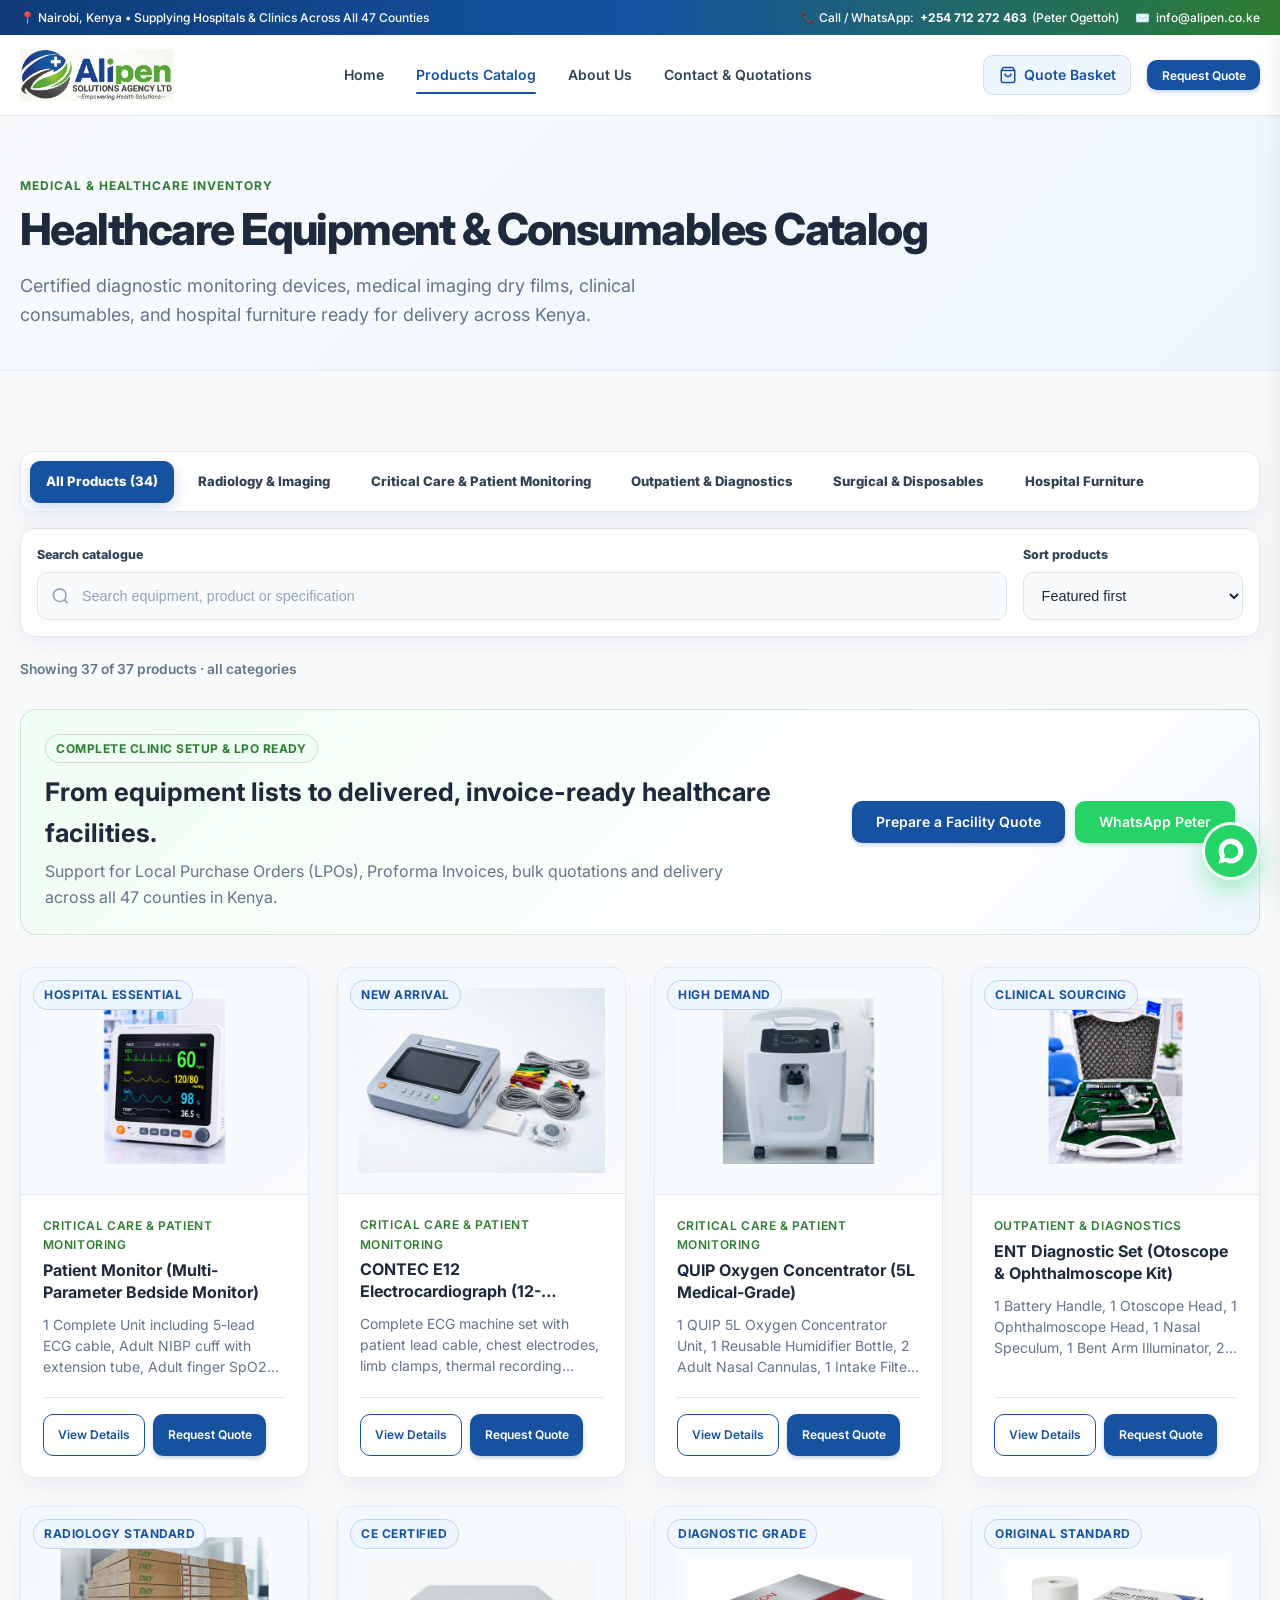
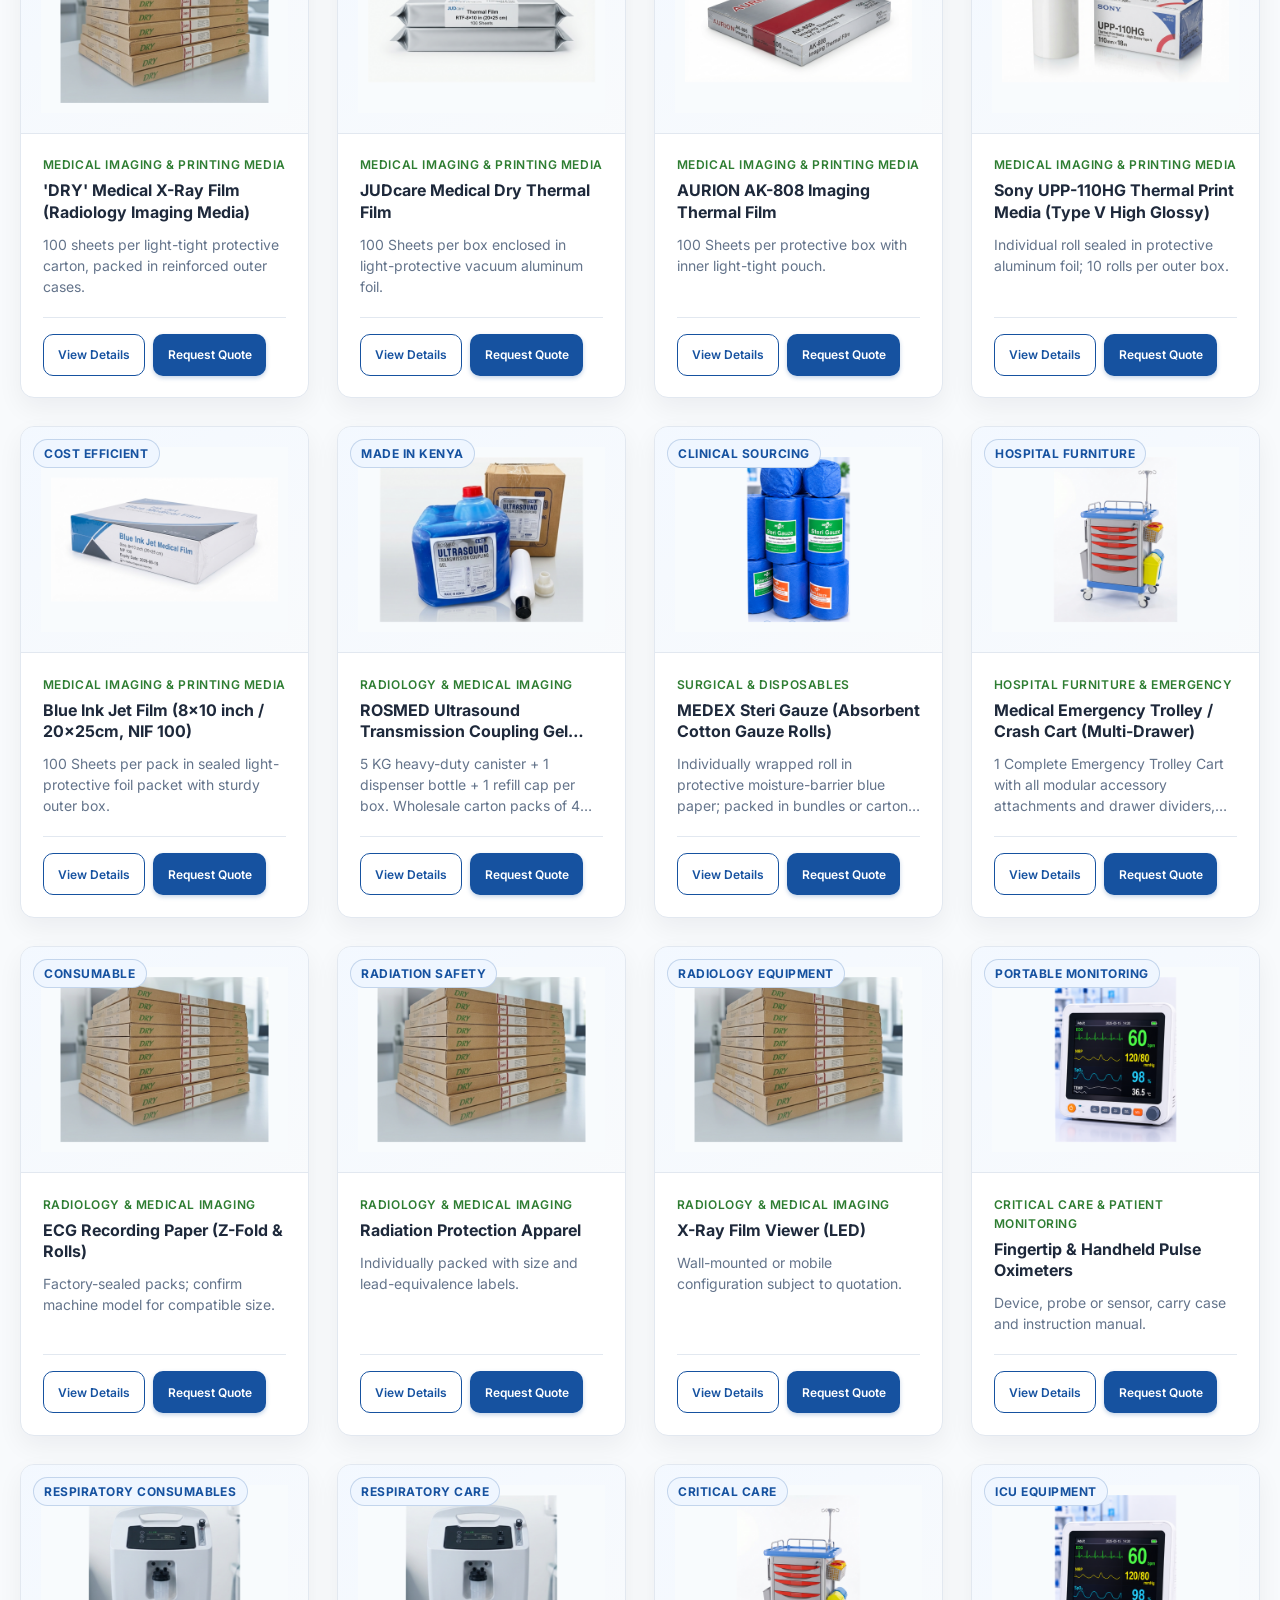
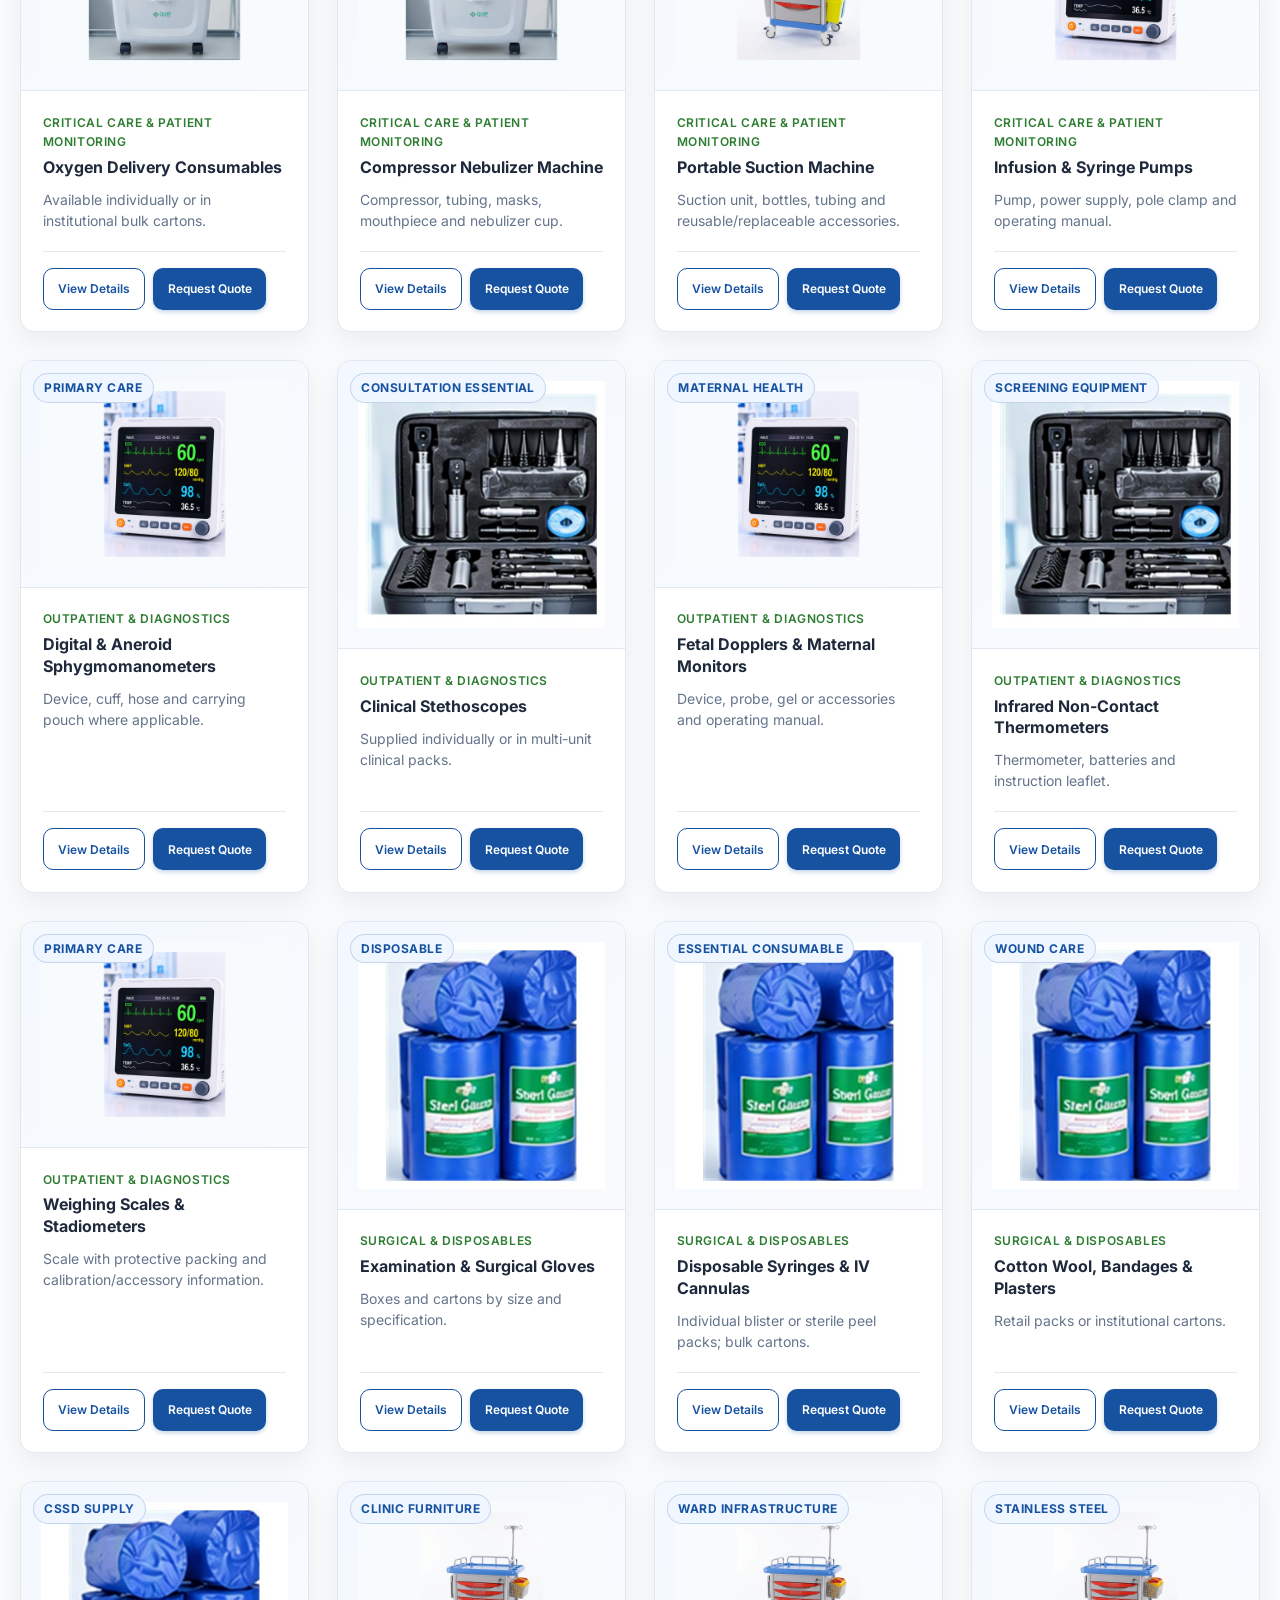
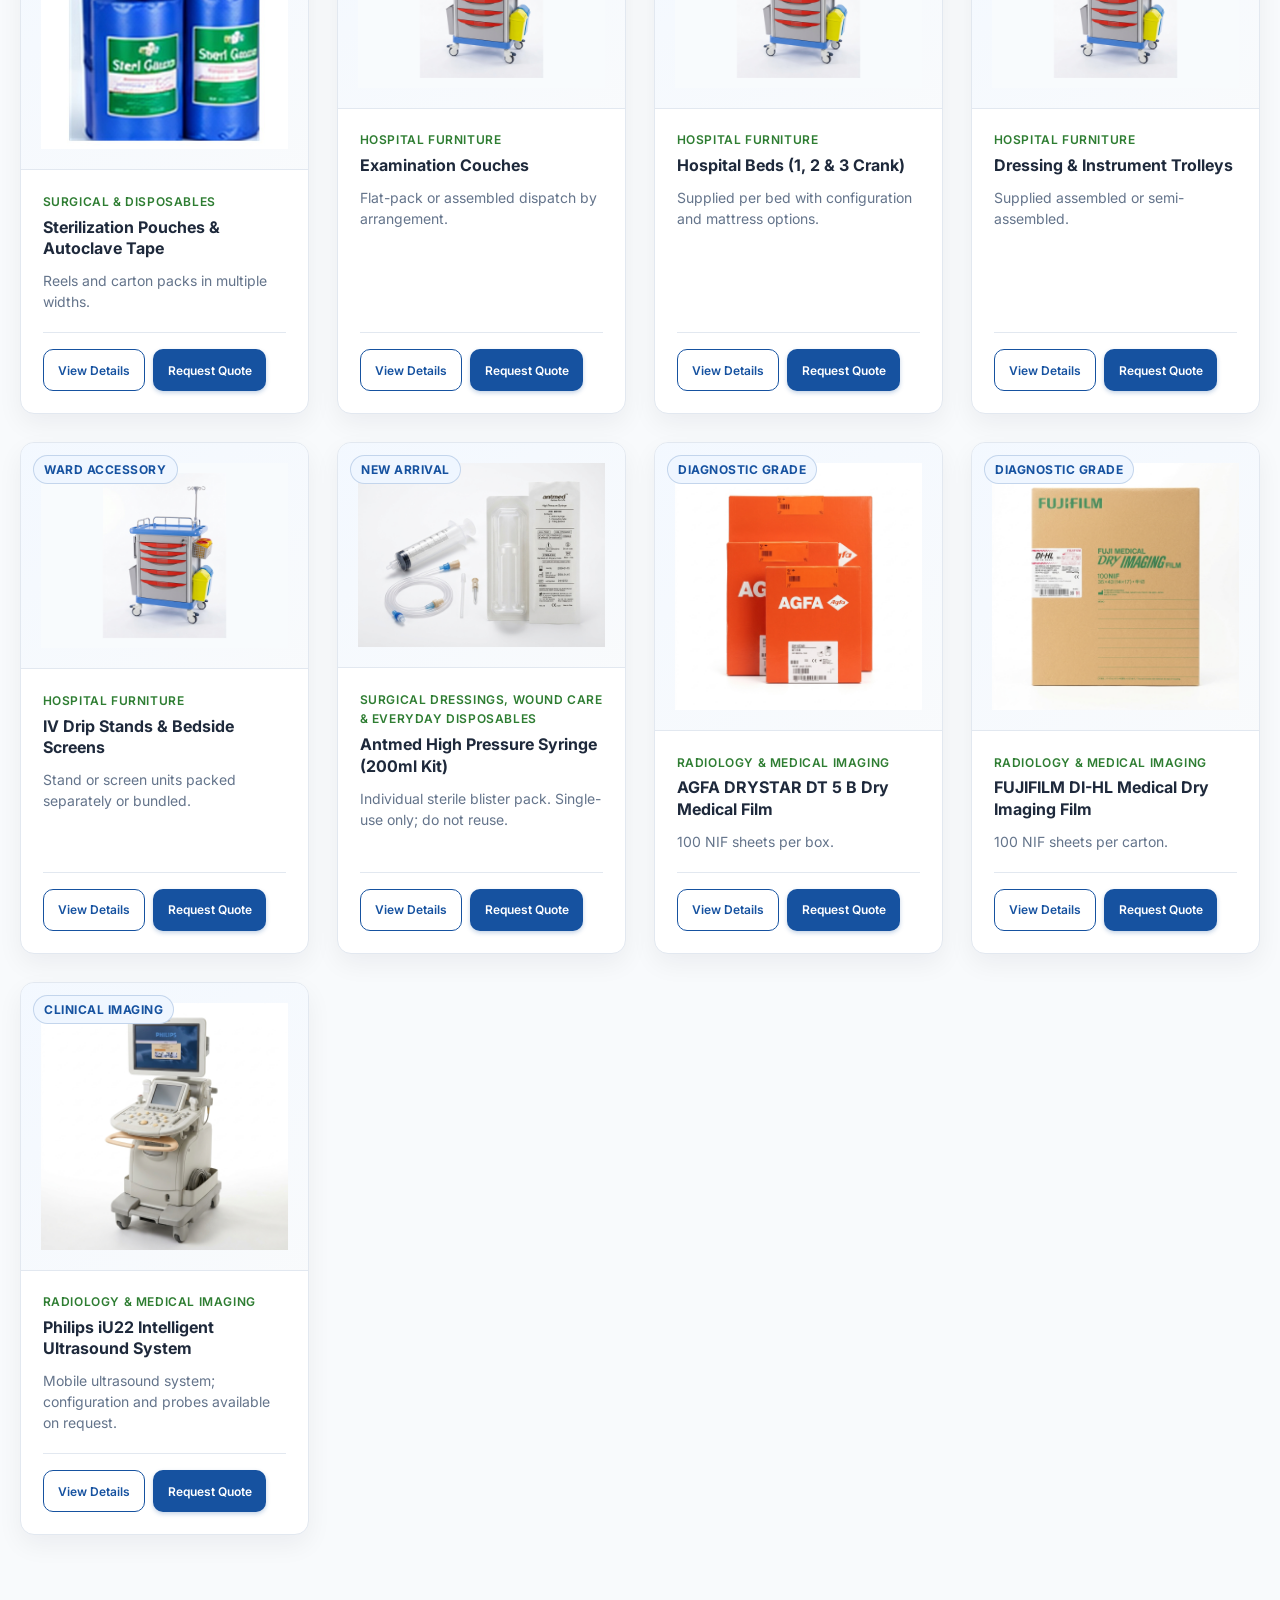
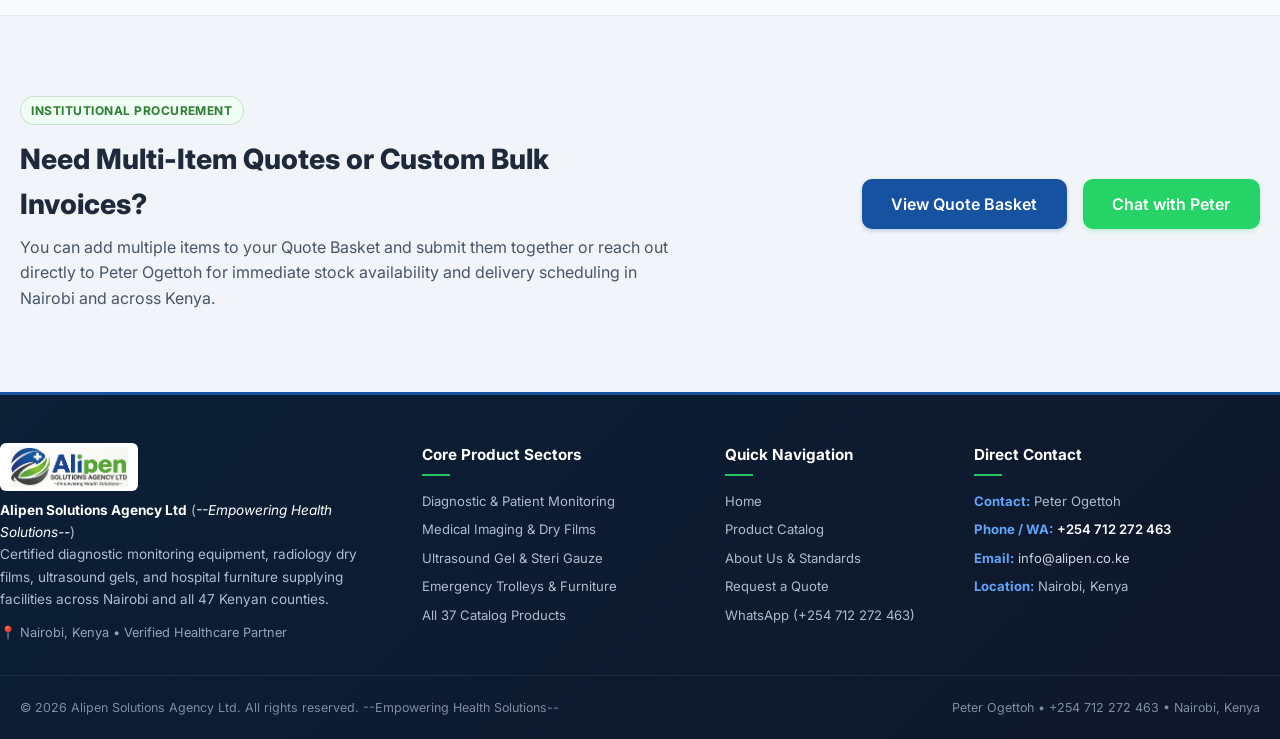
<file: products.html>
<!DOCTYPE html>
<html lang="en">
<head>
  <base href="/" />
  <meta charset="UTF-8" />
  <meta name="viewport" content="width=device-width, initial-scale=1.0" />
  <meta name="description" content="Explore Alipen Solutions Agency Ltd's medical equipment catalog: Patient Monitors, QUIP Oxygen Concentrators, DRY X-Ray Films, Ultrasound Gel, and Hospital Furniture in Kenya." />
  <title>Medical Equipment & Consumables Catalog | Alipen Solutions Agency Ltd</title>
  
  <link rel="icon" type="image/png" href="public/images/favicon.png" />
  <link rel="preconnect" href="https://fonts.googleapis.com" />
  <link rel="preconnect" href="https://fonts.gstatic.com" crossorigin />
  <link href="https://fonts.googleapis.com/css2?family=Inter:wght@400;500;600;700;800;900&display=swap" rel="stylesheet" />
  <link rel="stylesheet" href="styles.css" />
</head>
<body class="catalogue-page">

  <!-- Top Announcement Bar -->
  <div class="announcement-bar">
    <div class="container announcement-wrap">
      <div class="announcement-left">
        <span class="announcement-item">
          📍 Nairobi, Kenya • Supplying Hospitals & Clinics Across All 47 Counties
        </span>
      </div>
      <div class="announcement-right">
        <span class="announcement-item">
          📞 Call / WhatsApp: <a href="tel:+254712272463" style="color:#fff; font-weight:700;">+254 712 272 463</a> (Peter Ogettoh)
        </span>
        <span class="announcement-item">
          ✉️ <a href="mailto:info@alipen.co.ke" style="color:#fff;">info@alipen.co.ke</a>
        </span>
      </div>
    </div>
  </div>

  <!-- Site Header -->
  <header class="site-header">
    <div class="container nav-wrap">
      <a href="index.html" class="brand" aria-label="Alipen Solutions Agency Ltd">
        <img src="public/images/logo.png" alt="Alipen Solutions Agency Ltd Logo" class="brand-logo-img" />
      </a>

      <nav class="main-nav" aria-label="Main Navigation">
        <a href="index.html" class="nav-link">Home</a>
        <a href="products.html" class="nav-link active">Products Catalog</a>
        <a href="about.html" class="nav-link">About Us</a>
        <a href="contact.html" class="nav-link">Contact & Quotations</a>
      </nav>

      <div class="header-actions">
        <a href="contact.html" class="quote-nav-btn" aria-label="Quote Basket">
          <svg width="18" height="18" viewBox="0 0 24 24" fill="none" stroke="currentColor" stroke-width="2"><path d="M6 2L3 6v14a2 2 0 0 0 2 2h14a2 2 0 0 0 2-2V6l-3-4z"></path><line x1="3" y1="6" x2="21" y2="6"></line><path d="M16 10a4 4 0 0 1-8 0"></path></svg>
          <span>Quote Basket</span>
          <span class="quote-badge-count" style="display:none;">0</span>
        </a>
        <a href="contact.html" class="btn btn-primary btn-sm">Request Quote</a>
        <a href="contact.html" class="mobile-quote-shortcut" aria-label="View quote basket" title="View quote basket">
          <svg width="23" height="23" viewBox="0 0 24 24" fill="none" stroke="currentColor" stroke-width="2" aria-hidden="true"><path d="M6 2L3 6v14a2 2 0 0 0 2 2h14a2 2 0 0 0 2-2V6l-3-4z"></path><line x1="3" y1="6" x2="21" y2="6"></line><path d="M16 10a4 4 0 0 1-8 0"></path></svg>
          <span class="quote-badge-count" style="display:none;">0</span>
        </a>
        <button class="mobile-nav-toggle" aria-label="Open Mobile Menu">
          <span></span>
          <span></span>
          <span></span>
        </button>
      </div>
    </div>
  </header>

  <!-- Mobile Drawer Backdrop -->
  <div class="drawer-backdrop"></div>

  <!-- Mobile Drawer -->
  <div class="mobile-drawer">
    <div class="drawer-header">
      <img src="public/images/logo.png" alt="Alipen Solutions Agency Ltd" style="height:40px; width:auto;" />
      <button class="drawer-close" aria-label="Close Mobile Menu">&times;</button>
    </div>
    <div class="drawer-nav">
      <a href="index.html">Home</a>
      <a href="products.html" class="active">Products Catalog</a>
      <a href="about.html">About Us</a>
      <a href="contact.html">Request a Quote</a>
    </div>
    <div class="drawer-footer">
      <p style="font-size:0.85rem; color:#64748B; margin-bottom:0.75rem;">
        <strong>Peter Ogettoh</strong><br />
        <a href="tel:+254712272463" style="color:#1652A0; font-weight:700;">+254 712 272 463</a><br />
        Nairobi, Kenya
      </p>
      <a href="https://wa.me/254712272463" class="btn btn-whatsapp btn-sm" style="width:100%;">WhatsApp Direct</a>
    </div>
  </div>

  <!-- Page Header -->
  <section style="background:linear-gradient(135deg, #F8FAFC 0%, #EFF6FF 100%); padding:3.5rem 0 2.5rem 0; border-bottom:1px solid #E2E8F0;">
    <div class="container">
      <span class="section-label">Medical & Healthcare Inventory</span>
      <h1 class="section-title" style="font-size:clamp(2rem, 3.5vw, 2.75rem);">Healthcare Equipment & Consumables Catalog</h1>
      <p class="section-subtitle">
        Certified diagnostic monitoring devices, medical imaging dry films, clinical consumables, and hospital furniture ready for delivery across Kenya.
      </p>
    </div>
  </section>

  <!-- Main Catalog Section -->
  <section class="section">
    <div class="container">
      
      <!-- Category Tabs -->
      <div class="filter-tabs-bar" id="categoryTabs" role="group" aria-label="Filter products by category">
        <button class="filter-tab-btn active" data-category="all">All Products (34)</button>
        <button class="filter-tab-btn" data-category="imaging">Radiology & Imaging</button>
        <button class="filter-tab-btn" data-category="critical">Critical Care & Patient Monitoring</button>
        <button class="filter-tab-btn" data-category="outpatient">Outpatient & Diagnostics</button>
        <button class="filter-tab-btn" data-category="surgical">Surgical & Disposables</button>
        <button class="filter-tab-btn" data-category="furniture">Hospital Furniture</button>
      </div>

      <!-- Search & Sort Controls -->
      <div class="catalog-controls-bar">
        <div class="catalog-search-group">
          <label for="searchInput">Search catalogue</label>
          <div class="search-input-wrap">
            <svg width="19" height="19" viewBox="0 0 24 24" fill="none" stroke="currentColor" stroke-width="2" aria-hidden="true"><circle cx="11" cy="11" r="8"></circle><line x1="21" y1="21" x2="16.65" y2="16.65"></line></svg>
            <input type="search" id="searchInput" class="search-input" autocomplete="off" placeholder="Search equipment, product or specification" />
          </div>
        </div>

        <div class="catalog-sort-group">
          <label for="sortSelect">Sort products</label>
          <select id="sortSelect" class="catalog-sort-select">
            <option value="featured">Featured first</option>
            <option value="name-asc">Name: A to Z</option>
            <option value="category">Medical category</option>
          </select>
        </div>
      </div>

      <!-- Active Filter Status -->
      <div class="catalog-status-row">
        <span id="filterStatus">Showing all 33 certified medical products</span>
        <button type="button" id="resetFilterBtn" class="catalog-reset-btn" hidden>Clear search &amp; filters</button>
      </div>

      <aside class="complete-clinic-banner" aria-label="Complete clinic setup and procurement support">
        <div>
          <span class="badge badge-green">Complete Clinic Setup &amp; LPO Ready</span>
          <h2>From equipment lists to delivered, invoice-ready healthcare facilities.</h2>
          <p>Support for Local Purchase Orders (LPOs), Proforma Invoices, bulk quotations and delivery across all 47 counties in Kenya.</p>
        </div>
        <div class="clinic-banner-actions">
          <a href="contact.html" class="btn btn-primary">Prepare a Facility Quote</a>
          <a href="https://wa.me/254712272463?text=Hello%20Peter%20Ogettoh,%20I%20need%20support%20for%20a%20complete%20clinic%20setup%20and%20LPO." class="btn btn-whatsapp" target="_blank" rel="noopener noreferrer">WhatsApp Peter</a>
        </div>
      </aside>

      <!-- Products Grid -->
      <div class="product-grid" id="catalogGrid">
        <!-- Injected dynamically via catalog renderer -->
      </div>

      <!-- Empty State -->
      <div id="emptyState" style="display:none; text-align:center; padding:4rem 1rem; background:#fff; border-radius:12px; border:1px solid #E2E8F0;">
        <div style="font-size:3rem; margin-bottom:1rem;">🔍</div>
        <h3 style="font-size:1.4rem; color:#1E293B; margin-bottom:0.5rem;">No Matching Medical Products Found</h3>
        <p style="color:#64748B; max-width:480px; margin:0 auto 1.5rem auto;">
          We couldn't find any products matching your search query. Try searching for "oxygen", "monitor", "film", "gel", or reset your filters.
        </p>
        <button id="emptyResetBtn" class="btn btn-outline">Reset Catalog Filters</button>
      </div>

    </div>
  </section>

  <!-- Quote Assistance Band -->
  <section class="section section-muted" style="border-top:1px solid #E2E8F0;">
    <div class="container" style="display:flex; align-items:center; justify-content:space-between; flex-wrap:wrap; gap:2rem;">
      <div style="max-width:650px;">
        <span class="badge badge-green" style="margin-bottom:0.75rem;">Institutional Procurement</span>
        <h3 style="font-size:1.75rem; font-weight:800; color:#1E293B; margin-bottom:0.5rem;">Need Multi-Item Quotes or Custom Bulk Invoices?</h3>
        <p style="color:#475569; font-size:1rem; line-height:1.6;">
          You can add multiple items to your Quote Basket and submit them together or reach out directly to Peter Ogettoh for immediate stock availability and delivery scheduling in Nairobi and across Kenya.
        </p>
      </div>
      <div style="display:flex; gap:1rem; flex-wrap:wrap;">
        <a href="contact.html" class="btn btn-primary btn-lg">View Quote Basket</a>
        <a href="https://wa.me/254712272463?text=Hello%20Peter%20Ogettoh,%20I%20have%20an%20inquiry%20regarding%20bulk%20equipment%20pricing." class="btn btn-whatsapp btn-lg">Chat with Peter</a>
      </div>
    </div>
  </section>

    <!-- Site Footer -->
  <footer class="site-footer">
    <div class="container footer-top">
      <div class="footer-grid">
        <div class="footer-brand">
          <img src="public/images/logo.png" alt="Alipen Solutions Agency Ltd" style="height:38px; width:auto; background:#fff; padding:4px 10px; border-radius:6px; margin-bottom:0.5rem;" />
          <p>
            <strong>Alipen Solutions Agency Ltd</strong> (<em>--Empowering Health Solutions--</em>)<br />
            Certified diagnostic monitoring equipment, radiology dry films, ultrasound gels, and hospital furniture supplying facilities across Nairobi and all 47 Kenyan counties.
          </p>
          <div style="font-size:0.8rem; color:#94A3B8;">
            📍 Nairobi, Kenya • Verified Healthcare Partner
          </div>
        </div>

        <div class="footer-col">
          <h4>Core Product Sectors</h4>
          <div class="footer-links">
            <a href="products.html?category=critical">Diagnostic & Patient Monitoring</a>
            <a href="products.html?category=imaging">Medical Imaging & Dry Films</a>
            <a href="products.html?category=surgical">Ultrasound Gel & Steri Gauze</a>
            <a href="products.html?category=furniture">Emergency Trolleys & Furniture</a>
            <a href="products.html">All 37 Catalog Products</a>
          </div>
        </div>

        <div class="footer-col">
          <h4>Quick Navigation</h4>
          <div class="footer-links">
            <a href="index.html">Home</a>
            <a href="products.html">Product Catalog</a>
            <a href="about.html">About Us & Standards</a>
            <a href="contact.html">Request a Quote</a>
            <a href="https://wa.me/254712272463">WhatsApp (+254 712 272 463)</a>
          </div>
        </div>

        <div class="footer-col">
          <h4>Direct Contact</h4>
          <div class="footer-contact-list">
            <div><span style="color:#60A5FA; font-weight:700;">Contact:</span> Peter Ogettoh</div>
            <div><span style="color:#60A5FA; font-weight:700;">Phone / WA:</span> <a href="tel:+254712272463" style="color:#fff; font-weight:600;">+254 712 272 463</a></div>
            <div><span style="color:#60A5FA; font-weight:700;">Email:</span> <a href="mailto:info@alipen.co.ke" style="color:#CBD5E1;">info@alipen.co.ke</a></div>
            <div><span style="color:#60A5FA; font-weight:700;">Location:</span> Nairobi, Kenya</div>
          </div>
        </div>
      </div>
    </div>

    <div class="container footer-bottom">
      <div>
        © 2026 Alipen Solutions Agency Ltd. All rights reserved. --Empowering Health Solutions--
      </div>
      <div>
        Peter Ogettoh • +254 712 272 463 • Nairobi, Kenya
      </div>
    </div>
  </footer>

  <!-- Floating WhatsApp Action -->
  <a href="https://wa.me/254712272463?text=Hello%20Peter%20Ogettoh,%20I%20am%20inquiring%20about%20your%20medical%20equipment%20catalog." class="floating-whatsapp-widget" target="_blank" rel="noopener noreferrer" aria-label="Chat on WhatsApp with Peter Ogettoh">
    <svg width="22" height="22" viewBox="0 0 24 24" fill="currentColor"><path d="M12.031 6.172c-3.181 0-5.767 2.586-5.768 5.766-.001 1.298.38 2.27 1.019 3.287l-.711 2.598 2.664-.698c.969.585 1.961.916 2.796.916 3.183 0 5.768-2.587 5.768-5.769 0-3.181-2.585-5.766-5.768-5.766zm9.969 5.767c0 5.485-4.484 9.969-9.969 9.969-1.688 0-3.272-.424-4.664-1.168l-5.367 1.407 1.431-5.234c-.84-1.449-1.331-3.125-1.331-4.974 0-5.485 4.484-9.969 9.969-9.969 5.485 0 9.969 4.484 9.969 9.969z"></path></svg>
    <span>WhatsApp Peter Ogettoh</span>
  </a>

  <!-- Scripts -->
  <script src="products.js" defer></script>
  <script src="app.js" defer></script>
  <script>
    document.addEventListener('DOMContentLoaded', () => {
      let activeCategory = 'all';
      let searchQuery = '';
      let sortBy = 'featured';

      // Check URL search params for category
      const urlParams = new URLSearchParams(window.location.search);
      const catParam = urlParams.get('category');
      if (catParam) {
        activeCategory = catParam;
        document.querySelectorAll('.filter-tab-btn').forEach(btn => {
          if (btn.getAttribute('data-category') === catParam) {
            btn.classList.add('active');
          } else {
            btn.classList.remove('active');
          }
        });
      }

      const grid = document.getElementById('catalogGrid');
      const emptyState = document.getElementById('emptyState');
      const filterStatus = document.getElementById('filterStatus');
      const searchInput = document.getElementById('searchInput');
      const sortSelect = document.getElementById('sortSelect');
      const resetBtn = document.getElementById('emptyResetBtn');
      const toolbarResetBtn = document.getElementById('toolbarResetBtn');

      function renderCatalog() {
        let items = getAllProducts();

        // 1. Filter by category
        if (activeCategory !== 'all') {
          const categoryGroups = {
            imaging: ['imaging'],
            critical: ['critical'],
            outpatient: ['outpatient'],
            surgical: ['surgical', 'consumables'],
            furniture: ['furniture']
          };

          const allowed = categoryGroups[activeCategory] || [activeCategory];
          items = items.filter(p => {
            if (allowed.includes(p.category)) return true;
            if (activeCategory === 'outpatient' && p.slug === 'ent-diagnostic-set') return true;
            if (activeCategory === 'critical' && ['patient-monitor', 'quip-oxygen-concentrator-5l'].includes(p.slug)) return true;
            if (activeCategory === 'imaging' && p.slug === 'rosmed-ultrasound-coupling-gel-5kg') return true;
            if (activeCategory === 'surgical' && p.slug === 'medex-steri-gauze-absorbent-cotton') return true;
            return false;
          });
        }

        // 2. Filter by search query
        if (searchQuery.trim()) {
          const q = searchQuery.toLowerCase().trim();
          items = items.filter(p => 
            p.name.toLowerCase().includes(q) ||
            p.shortName.toLowerCase().includes(q) ||
            p.categoryLabel.toLowerCase().includes(q) ||
            p.tagline.toLowerCase().includes(q) ||
            p.description.toLowerCase().includes(q) ||
            (p.features && p.features.some(f => f.toLowerCase().includes(q))) ||
            (p.applications && p.applications.some(a => a.toLowerCase().includes(q)))
          );
        }

        // 3. Sort items
        if (sortBy === 'name-asc') {
          items.sort((a, b) => a.name.localeCompare(b.name));
        } else if (sortBy === 'category') {
          items.sort((a, b) => a.category.localeCompare(b.category));
        }

        // Update status text
        if (filterStatus) {
          const categoryNames = {
            all: 'all categories', imaging: 'Radiology & Imaging', critical: 'Critical Care & Patient Monitoring',
            outpatient: 'Outpatient & Diagnostics', surgical: 'Surgical & Disposables', furniture: 'Hospital Furniture'
          };
          const categoryText = activeCategory === 'all' ? 'all categories' : categoryNames[activeCategory];
          filterStatus.textContent = `Showing ${items.length} of ${getAllProducts().length} products · ${categoryText}${searchQuery ? ` · “${searchQuery}”` : ''}`;
        }

        if (toolbarResetBtn) {
          toolbarResetBtn.hidden = activeCategory === 'all' && !searchQuery;
        }

        // Render cards
        if (items.length === 0) {
          grid.innerHTML = '';
          emptyState.style.display = 'block';
        } else {
          emptyState.style.display = 'none';
          grid.innerHTML = items.map(p => `
            <article class="product-card">
              <div class="product-card-thumb">
                <span class="badge badge-blue product-card-badge">${p.badge}</span>
                <img src="${p.image}" alt="${p.name}" loading="lazy" onerror="this.onerror=null; this.src='public/images/logo.png';" />
              </div>
              <div class="product-card-body">
                <span class="product-card-category">${p.categoryLabel}</span>
                <h2 class="product-card-title">${p.name}</h2>
                <p class="product-card-desc">${p.packaging || p.tagline}</p>
                <div class="product-card-footer">
                  <div class="product-card-actions">
                    <a href="product-detail.html?slug=${p.slug}" class="btn btn-outline btn-sm">View Details</a>
                    <button type="button" class="btn btn-primary btn-sm" data-add-to-quote="${p.slug}">Request Quote</button>
                  </div>
                </div>
              </div>
            </article>
          `).join('');
        }
      }

      // Tab clicks
      document.querySelectorAll('.filter-tab-btn').forEach(btn => {
        btn.addEventListener('click', () => {
          document.querySelectorAll('.filter-tab-btn').forEach(b => b.classList.remove('active'));
          btn.classList.add('active');
          activeCategory = btn.getAttribute('data-category');
          renderCatalog();
        });
      });

      // Search input with debouncing
      let debounceTimer;
      searchInput.addEventListener('input', (e) => {
        clearTimeout(debounceTimer);
        debounceTimer = setTimeout(() => {
          searchQuery = e.target.value;
          renderCatalog();
        }, 200);
      });

      // Sort change
      sortSelect.addEventListener('change', (e) => {
        sortBy = e.target.value;
        renderCatalog();
      });

      // Reset filters
      if (resetBtn) {
        resetBtn.addEventListener('click', () => {
          activeCategory = 'all';
          searchQuery = '';
          searchInput.value = '';
          document.querySelectorAll('.filter-tab-btn').forEach(b => {
            if (b.getAttribute('data-category') === 'all') b.classList.add('active');
            else b.classList.remove('active');
          });
          renderCatalog();
        });
      }

      // Toolbar reset button
      if (toolbarResetBtn) {
        toolbarResetBtn.addEventListener('click', () => {
          activeCategory = 'all';
          searchQuery = '';
          sortBy = 'featured';
          searchInput.value = '';
          sortSelect.value = 'featured';
          document.querySelectorAll('.filter-tab-btn').forEach(b => {
            b.classList.toggle('active', b.getAttribute('data-category') === 'all');
          });
          renderCatalog();
        });
      }

      // Initial render
      renderCatalog();
    });
  </script>
</body>
</html>
</file>
<file: styles.css>
/* ==========================================================================
   ALIPEN SOLUTIONS AGENCY LTD - OFFICIAL DESIGN SYSTEM & STYLESHEET
   Brand: Alipen Solutions Agency Ltd ("--Empowering Health Solutions--")
   Colors: Clinical Deep Blues, Clean Whites, Vibrant Leaf Greens, Dark Slate
   ========================================================================== */

:root {
  /* Brand Palette Extracted from Official Identity */
  --color-primary: #1652A0;          /* Clinical Deep Blue */
  --color-primary-dark: #0D3C78;     /* Deep Navy Accent */
  --color-primary-light: #2563EB;    /* Royal Blue */
  --color-primary-soft: #EFF6FF;     /* Subtle Blue Tint */

  --color-secondary: #2E7D32;        /* Vibrant Leaf Green */
  --color-secondary-dark: #1B5E20;   /* Forest Green */
  --color-secondary-light: #22C55E;  /* Bright Medical Green */
  --color-secondary-soft: #F0FDF4;   /* Soft Green Tint */

  --color-dark: #1E293B;             /* Charcoal / Dark Slate */
  --color-dark-muted: #334155;       /* Slate Grey */
  --color-muted: #64748B;            /* Muted Grey */
  --color-border: #E2E8F0;           /* Soft Border */
  --color-bg-light: #F8FAFC;         /* Clean Medical Off-White */
  --color-white: #FFFFFF;

  --color-accent-amber: #D97706;
  --color-accent-red: #DC2626;

  /* Typography */
  --font-family: 'Inter', -apple-system, BlinkMacSystemFont, 'Segoe UI', Roboto, Helvetica, Arial, sans-serif;
  --font-size-xs: 0.75rem;
  --font-size-sm: 0.875rem;
  --font-size-base: 1rem;
  --font-size-lg: 1.125rem;
  --font-size-xl: 1.25rem;
  --font-size-2xl: 1.5rem;
  --font-size-3xl: 1.875rem;
  --font-size-4xl: 2.25rem;
  --font-size-5xl: 3rem;

  /* Elevation Shadows */
  --shadow-sm: 0 1px 2px 0 rgba(0, 0, 0, 0.05);
  --shadow-md: 0 4px 6px -1px rgba(0, 0, 0, 0.08), 0 2px 4px -2px rgba(0, 0, 0, 0.06);
  --shadow-lg: 0 10px 15px -3px rgba(0, 0, 0, 0.1), 0 4px 6px -4px rgba(0, 0, 0, 0.08);
  --shadow-xl: 0 20px 25px -5px rgba(0, 0, 0, 0.12), 0 8px 10px -6px rgba(0, 0, 0, 0.08);

  /* Layout */
  --container-max: 1280px;
  --radius-sm: 6px;
  --radius-md: 10px;
  --radius-lg: 16px;
  --radius-full: 9999px;
  --transition-fast: 0.2s ease;
  --transition-normal: 0.3s ease;
}

/* Reset & Box Sizing */
*, *::before, *::after {
  box-sizing: border-box;
  margin: 0;
  padding: 0;
}

html {
  font-family: var(--font-family);
  font-size: 16px;
  line-height: 1.6;
  color: var(--color-dark);
  background-color: var(--color-bg-light);
  scroll-behavior: smooth;
  -webkit-font-smoothing: antialiased;
}

body {
  min-height: 100vh;
  display: flex;
  flex-direction: column;
}

img {
  max-width: 100%;
  height: auto;
  display: block;
}

a {
  color: inherit;
  text-decoration: none;
  transition: color var(--transition-fast);
}

button {
  font-family: inherit;
  cursor: pointer;
  border: none;
  background: none;
}

ul, ol {
  list-style: none;
}

/* Container */
.container {
  width: 100%;
  max-width: var(--container-max);
  margin-left: auto;
  margin-right: auto;
  padding-left: 1.25rem;
  padding-right: 1.25rem;
}

/* Top Announcement Bar */
.announcement-bar {
  background: linear-gradient(90deg, var(--color-primary-dark) 0%, var(--color-primary) 50%, var(--color-secondary) 100%);
  color: var(--color-white);
  font-size: var(--font-size-xs);
  padding: 0.5rem 0;
  position: relative;
  z-index: 100;
}

.announcement-wrap {
  display: flex;
  align-items: center;
  justify-content: space-between;
  flex-wrap: wrap;
  gap: 0.5rem;
}

.announcement-left, .announcement-right {
  display: flex;
  align-items: center;
  gap: 1rem;
}

.announcement-item {
  display: inline-flex;
  align-items: center;
  gap: 0.35rem;
  font-weight: 500;
}

.announcement-item a:hover {
  text-decoration: underline;
}

/* Header & Navigation */
.site-header {
  position: sticky;
  top: 0;
  background-color: rgba(255, 255, 255, 0.98);
  backdrop-filter: blur(10px);
  border-bottom: 1px solid var(--color-border);
  z-index: 90;
  transition: box-shadow var(--transition-normal);
}

.site-header.scrolled {
  box-shadow: var(--shadow-md);
}

.nav-wrap {
  display: flex;
  align-items: center;
  justify-content: space-between;
  height: 80px;
}

/* Brand Logo Layout */
.brand {
  display: flex;
  align-items: center;
  gap: 0.85rem;
  text-decoration: none;
}

.brand-logo-img {
  height: 52px;
  width: auto;
  object-fit: contain;
}

.brand-text-block {
  display: flex;
  flex-direction: column;
}

.brand-title {
  font-size: 1.35rem;
  font-weight: 800;
  letter-spacing: -0.02em;
  line-height: 1.1;
  display: flex;
  align-items: center;
}

.brand-title .blue-part {
  color: var(--color-primary);
}

.brand-title .green-part {
  color: var(--color-secondary);
}

.brand-title .suffix {
  color: var(--color-dark);
  font-size: 0.9rem;
  font-weight: 700;
  margin-left: 0.25rem;
  text-transform: uppercase;
}

.brand-tagline {
  font-size: 0.72rem;
  font-style: italic;
  font-weight: 600;
  color: var(--color-muted);
  letter-spacing: 0.02em;
}

/* Main Nav Links */
.main-nav {
  display: flex;
  align-items: center;
  gap: 2rem;
}

.nav-link {
  font-size: var(--font-size-sm);
  font-weight: 600;
  color: var(--color-dark-muted);
  position: relative;
  padding: 0.5rem 0;
  transition: color var(--transition-fast);
}

.nav-link:hover, .nav-link.active {
  color: var(--color-primary);
}

.nav-link.active::after {
  content: '';
  position: absolute;
  bottom: 0;
  left: 0;
  width: 100%;
  height: 2px;
  background-color: var(--color-primary);
  border-radius: var(--radius-full);
}

.header-actions {
  display: flex;
  align-items: center;
  gap: 1rem;
}

/* Quote Basket Nav Button */
.quote-nav-btn {
  display: inline-flex;
  align-items: center;
  gap: 0.45rem;
  padding: 0.5rem 0.9rem;
  border-radius: var(--radius-md);
  background-color: var(--color-primary-soft);
  color: var(--color-primary);
  font-size: var(--font-size-sm);
  font-weight: 600;
  transition: all var(--transition-fast);
  border: 1px solid rgba(22, 82, 160, 0.15);
}

.quote-nav-btn:hover {
  background-color: #DBEAFE;
  color: var(--color-primary-dark);
}

.quote-badge-count {
  display: inline-flex;
  align-items: center;
  justify-content: center;
  background-color: var(--color-secondary);
  color: var(--color-white);
  font-size: 0.75rem;
  font-weight: 700;
  min-width: 20px;
  height: 20px;
  padding: 0 5px;
  border-radius: var(--radius-full);
}

/* Compact quote basket shortcut appears only beside the mobile menu control. */
.mobile-quote-shortcut {
  display: none;
}

/* Mobile Toggle */
.mobile-nav-toggle {
  display: none;
  flex-direction: column;
  justify-content: space-around;
  width: 32px;
  height: 32px;
  background: transparent;
  padding: 4px;
  z-index: 95;
}

.mobile-nav-toggle span {
  width: 100%;
  height: 2.5px;
  background-color: var(--color-dark);
  border-radius: 2px;
  transition: all var(--transition-fast);
}

/* Buttons */
.btn {
  display: inline-flex;
  align-items: center;
  justify-content: center;
  gap: 0.5rem;
  font-size: var(--font-size-sm);
  font-weight: 600;
  padding: 0.75rem 1.5rem;
  border-radius: var(--radius-md);
  transition: all var(--transition-fast);
  text-align: center;
  cursor: pointer;
  line-height: 1.25;
}

.btn-primary {
  background-color: var(--color-primary);
  color: var(--color-white);
  box-shadow: 0 2px 4px rgba(22, 82, 160, 0.25);
}

.btn-primary:hover {
  background-color: var(--color-primary-dark);
  transform: translateY(-1px);
  box-shadow: 0 4px 8px rgba(22, 82, 160, 0.35);
}

.btn-secondary {
  background-color: var(--color-secondary);
  color: var(--color-white);
  box-shadow: 0 2px 4px rgba(46, 125, 50, 0.25);
}

.btn-secondary:hover {
  background-color: var(--color-secondary-dark);
  transform: translateY(-1px);
}

.btn-outline {
  border: 1.5px solid var(--color-primary);
  color: var(--color-primary);
  background-color: transparent;
}

.btn-outline:hover {
  background-color: var(--color-primary);
  color: var(--color-white);
}

.btn-outline-white {
  border: 1.5px solid var(--color-white);
  color: var(--color-white);
  background-color: transparent;
}

.btn-outline-white:hover {
  background-color: var(--color-white);
  color: var(--color-primary);
}

.btn-whatsapp {
  background-color: #25D366;
  color: var(--color-white);
  box-shadow: 0 2px 4px rgba(37, 211, 102, 0.25);
}

.btn-whatsapp:hover {
  background-color: #1EBE5D;
  transform: translateY(-1px);
}

.btn-sm {
  padding: 0.45rem 0.9rem;
  font-size: var(--font-size-xs);
}

.btn-lg {
  padding: 0.95rem 1.85rem;
  font-size: var(--font-size-base);
}

.btn-added {
  background-color: var(--color-secondary) !important;
  color: var(--color-white) !important;
}

/* Badges */
.badge {
  display: inline-flex;
  align-items: center;
  gap: 0.35rem;
  padding: 0.25rem 0.65rem;
  border-radius: var(--radius-full);
  font-size: var(--font-size-xs);
  font-weight: 700;
  text-transform: uppercase;
  letter-spacing: 0.04em;
}

.badge-blue {
  background-color: var(--color-primary-soft);
  color: var(--color-primary);
  border: 1px solid rgba(22, 82, 160, 0.2);
}

.badge-green {
  background-color: var(--color-secondary-soft);
  color: var(--color-secondary);
  border: 1px solid rgba(46, 125, 50, 0.2);
}

.badge-kenya {
  background: linear-gradient(90deg, #000 0%, #BA0C2F 45%, #006A4E 100%);
  color: #fff;
  padding: 0.25rem 0.75rem;
}

/* Section Headings */
.section {
  padding: 5rem 0;
}

.section-muted {
  background-color: #F1F5F9;
}

.section-label {
  display: inline-block;
  font-size: var(--font-size-xs);
  font-weight: 700;
  text-transform: uppercase;
  letter-spacing: 0.08em;
  color: var(--color-secondary);
  margin-bottom: 0.5rem;
}

.section-title {
  font-size: var(--font-size-3xl);
  font-weight: 800;
  color: var(--color-dark);
  line-height: 1.2;
  margin-bottom: 1rem;
  letter-spacing: -0.02em;
}

.section-subtitle {
  font-size: var(--font-size-lg);
  color: var(--color-muted);
  max-width: 680px;
  line-height: 1.6;
}

.section-header-center {
  text-align: center;
  max-width: 760px;
  margin: 0 auto 3.5rem auto;
}

/* Hero Section */
.hero-section {
  position: relative;
  background:
    radial-gradient(circle at 82% 20%, rgba(37, 99, 235, 0.10), transparent 24rem),
    radial-gradient(circle at 94% 92%, rgba(34, 197, 94, 0.08), transparent 20rem),
    linear-gradient(135deg, #F8FAFC 0%, #EFF6FF 58%, #F0FDF4 100%);
  padding: 4.5rem 0 5.5rem 0;
  overflow: hidden;
  border-bottom: 1px solid var(--color-border);
}

.hero-grid {
  display: grid;
  grid-template-columns: 1.15fr 0.85fr;
  align-items: center;
  gap: 3.5rem;
}

.hero-badge-wrap {
  display: flex;
  align-items: center;
  gap: 0.75rem;
  margin-bottom: 1.25rem;
  flex-wrap: wrap;
}

.hero-title {
  font-size: clamp(2.2rem, 4vw, 3.4rem);
  font-weight: 900;
  color: var(--color-dark);
  line-height: 1.15;
  letter-spacing: -0.03em;
  margin-bottom: 1.25rem;
  max-width: 660px;
}

.hero-title .highlight {
  color: var(--color-primary);
  background: linear-gradient(120deg, var(--color-primary) 0%, var(--color-secondary) 100%);
  -webkit-background-clip: text;
  background-clip: text;
  -webkit-text-fill-color: transparent;
}

.hero-desc {
  font-size: var(--font-size-lg);
  color: var(--color-dark-muted);
  line-height: 1.65;
  margin-bottom: 2rem;
  max-width: 600px;
}

.hero-actions {
  display: flex;
  align-items: center;
  gap: 1rem;
  flex-wrap: wrap;
  margin-bottom: 2.5rem;
}

.hero-trust-bullets {
  display: grid;
  grid-template-columns: repeat(3, 1fr);
  gap: 1.25rem;
  border-top: 1px solid rgba(0, 0, 0, 0.08);
  padding-top: 1.5rem;
}

.trust-bullet-item {
  display: flex;
  align-items: flex-start;
  gap: 0.65rem;
}

.trust-bullet-icon {
  width: 24px;
  height: 24px;
  flex-shrink: 0;
  color: var(--color-secondary);
}

.trust-bullet-text strong {
  display: block;
  font-size: var(--font-size-sm);
  color: var(--color-dark);
}

.trust-bullet-text span {
  font-size: var(--font-size-xs);
  color: var(--color-muted);
}

/* Hero Visual Showcase */
.hero-visual-card {
  position: relative;
  background: rgba(255, 255, 255, 0.96);
  border-radius: 20px;
  padding: 0.75rem;
  box-shadow: 0 24px 55px rgba(15, 42, 78, 0.16);
}

.hero-main-img-wrap {
  aspect-ratio: 4 / 3;
  min-height: 0;
  border-radius: 14px;
  background: #edf4fb;
}

.hero-main-img {
  height: 100%;
  aspect-ratio: 4 / 3;
  object-fit: cover;
  object-position: center 18%;
}

.hero-floating-stat {
  position: absolute;
  background: rgba(255, 255, 255, 0.95);
  backdrop-filter: blur(8px);
  padding: 0.85rem 1.25rem;
  border-radius: 12px;
  box-shadow: var(--shadow-lg);
  border: 1px solid var(--color-border);
  display: flex;
  align-items: center;
  gap: 0.75rem;
}

.stat-bottom-left {
  bottom: -20px;
  left: -20px;
}

.stat-top-right {
  top: -15px;
  right: -15px;
}

.floating-icon {
  width: 40px;
  height: 40px;
  border-radius: var(--radius-full);
  background-color: var(--color-primary-soft);
  color: var(--color-primary);
  display: flex;
  align-items: center;
  justify-content: center;
  font-size: 1.2rem;
  font-weight: 700;
}

.stat-top-right .floating-icon {
  background-color: var(--color-secondary-soft);
  color: var(--color-secondary);
}

.floating-text strong {
  display: block;
  font-size: var(--font-size-base);
  color: var(--color-dark);
}

.floating-text span {
  font-size: var(--font-size-xs);
  color: var(--color-muted);
}

/* Stats Counter Bar */
.stats-banner {
  background: linear-gradient(135deg, var(--color-primary) 0%, var(--color-primary-dark) 100%);
  color: var(--color-white);
  padding: 2.5rem 0;
}

.stats-grid-row {
  display: grid;
  grid-template-columns: repeat(4, 1fr);
  gap: 2rem;
  text-align: center;
}

.stat-card-box {
  padding: 0.5rem;
}

.stat-card-box strong {
  display: block;
  font-size: clamp(2rem, 3.2vw, 2.75rem);
  font-weight: 800;
  line-height: 1.1;
  color: #60A5FA;
}

.stat-card-box span {
  font-size: var(--font-size-sm);
  color: #E2E8F0;
  font-weight: 500;
}

/* Product Cards & Grid */
.product-grid {
  display: grid;
  grid-template-columns: repeat(auto-fill, minmax(285px, 1fr));
  gap: 1.75rem;
}

.product-card {
  background-color: var(--color-white);
  border-radius: 14px;
  border: 1px solid var(--color-border);
  overflow: hidden;
  display: flex;
  flex-direction: column;
  transition: all var(--transition-normal);
  position: relative;
}

.product-card:hover {
  transform: translateY(-4px);
  box-shadow: var(--shadow-lg);
  border-color: rgba(22, 82, 160, 0.3);
}

.product-card-thumb {
  position: relative;
  background:
    linear-gradient(145deg, rgba(239, 246, 255, 0.75), rgba(248, 250, 252, 0.92));
  padding: 1.25rem;
  display: flex;
  align-items: center;
  justify-content: center;
  height: 240px;
  border-bottom: 1px solid var(--color-border);
}

.product-card-thumb img {
  max-height: 200px;
  width: auto;
  object-fit: contain;
  transition: transform var(--transition-normal);
}

.product-card:hover .product-card-thumb img {
  transform: scale(1.05);
}

.product-card-badge {
  position: absolute;
  top: 12px;
  left: 12px;
}

.product-card-body {
  padding: 1.35rem;
  display: flex;
  flex-direction: column;
  flex-grow: 1;
}

.product-card-category {
  font-size: var(--font-size-xs);
  font-weight: 600;
  color: var(--color-secondary);
  margin-bottom: 0.35rem;
  text-transform: uppercase;
  letter-spacing: 0.05em;
}

.product-card-title {
  font-size: var(--font-size-base);
  font-weight: 700;
  color: var(--color-dark);
  line-height: 1.35;
  margin-bottom: 0.65rem;
  display: -webkit-box;
  -webkit-line-clamp: 2;
  line-clamp: 2;
  -webkit-box-orient: vertical;
  overflow: hidden;
}

.product-card-desc {
  font-size: var(--font-size-sm);
  color: var(--color-muted);
  line-height: 1.5;
  margin-bottom: 1.25rem;
  display: -webkit-box;
  -webkit-line-clamp: 3;
  line-clamp: 3;
  -webkit-box-orient: vertical;
  overflow: hidden;
}

.product-card-footer {
  margin-top: auto;
  padding-top: 1rem;
  border-top: 1px solid var(--color-border);
  display: flex;
  align-items: center;
  justify-content: space-between;
  gap: 0.75rem;
}

.product-card-actions {
  display: flex;
  align-items: center;
  gap: 0.5rem;
  width: 100%;
}

/* Catalogue controls */
.catalog-controls-bar {
  display: grid;
  grid-template-columns: minmax(0, 1fr) 220px;
  gap: 1rem;
  align-items: end;
  margin-bottom: 0.75rem;
  padding: 1rem;
  border: 1px solid var(--color-border);
  border-radius: 14px;
  background: #fff;
  box-shadow: 0 8px 24px rgba(15, 23, 42, 0.055);
}

.catalog-search-group,
.catalog-sort-group {
  min-width: 0;
}

.catalog-search-group label,
.catalog-sort-group label {
  display: block;
  margin-bottom: 0.4rem;
  color: var(--color-dark-muted);
  font-size: 0.78rem;
  font-weight: 800;
}

.search-input-wrap {
  position: relative;
  width: 100%;
}

.search-input-wrap svg {
  position: absolute;
  left: 14px;
  top: 50%;
  transform: translateY(-50%);
  color: #94a3b8;
  pointer-events: none;
}

.search-input,
.catalog-sort-select {
  width: 100%;
  height: 48px;
  border: 1px solid #dbe3ec;
  border-radius: 10px;
  background: #f8fafc;
  color: var(--color-dark);
  font-size: 0.9rem;
  transition: border 0.2s ease, box-shadow 0.2s ease, background 0.2s ease;
}

.search-input {
  padding: 0 3.25rem 0 2.75rem;
}

.catalog-sort-select {
  padding: 0 2.25rem 0 0.85rem;
  cursor: pointer;
}

.search-input:focus,
.catalog-sort-select:focus {
  outline: none;
  border-color: var(--color-primary);
  background: #fff;
  box-shadow: 0 0 0 4px rgba(22, 82, 160, 0.09);
}

.search-input::placeholder {
  color: #94a3b8;
}

.catalog-status-row {
  min-height: 40px;
  display: flex;
  align-items: center;
  justify-content: space-between;
  gap: 1rem;
  margin-bottom: 1.25rem;
  color: var(--color-muted);
  font-size: 0.86rem;
  font-weight: 600;
}

.catalog-reset-btn {
  min-height: 36px;
  padding: 0.45rem 0.75rem;
  border: 1px solid rgba(22, 82, 160, 0.16);
  border-radius: 999px;
  background: var(--color-primary-soft);
  color: var(--color-primary);
  font-size: 0.78rem;
  font-weight: 800;
  cursor: pointer;
}

.catalog-reset-btn:hover {
  background: #dbeafe;
}

@media (max-width: 768px) {
  .catalog-controls-bar {
    grid-template-columns: 1fr;
    gap: 0.75rem;
    padding: 0.85rem;
  }

  .catalog-sort-group {
    width: 100%;
  }

  .catalog-status-row {
    align-items: flex-start;
  }

  .filter-tabs-bar {
    top: 64px;
    width: calc(100% + 2px);
    margin-left: -1px;
    padding: 0.45rem;
    border-radius: 12px;
  }

  .filter-tab-btn {
    min-height: 44px;
    padding: 0.65rem 0.85rem;
  }

  #featuredProductGrid,
  .product-grid {
    width: 100%;
    max-width: 100%;
    grid-template-columns: minmax(0, 1fr);
    gap: 1rem;
  }

  #featuredProductGrid > .product-card,
  .product-grid > .product-card {
    width: 100%;
    min-width: 0;
  }

  .section-header-center {
    width: 100%;
    max-width: 100%;
  }

  .product-card-thumb {
    width: 100%;
  }

  .product-card-thumb img {
    width: 100%;
    height: 100%;
    max-width: 100%;
    object-fit: contain;
  }
}

/* Complete Clinic Setup Banner */
.complete-clinic-banner {
  display: flex;
  align-items: center;
  justify-content: space-between;
  gap: 1.5rem;
  margin: 0 0 2rem;
  padding: 1.5rem;
  border: 1px solid rgba(46, 125, 50, 0.18);
  border-radius: 16px;
  background: linear-gradient(135deg, var(--color-secondary-soft), #fff 72%, var(--color-primary-soft));
}

.complete-clinic-banner h2 {
  margin: 0.55rem 0 0.35rem;
  color: var(--color-dark);
  font-size: clamp(1.25rem, 2vw, 1.65rem);
}

.complete-clinic-banner p {
  max-width: 720px;
  margin: 0;
  color: var(--color-muted);
}

.clinic-banner-actions {
  display: flex;
  flex-shrink: 0;
  flex-wrap: wrap;
  gap: 0.65rem;
}

/* Product Card Image Polishing */
.product-card-thumb {
  aspect-ratio: 4 / 3;
  height: auto;
}

.product-card-thumb img {
  width: 100%;
  height: 100%;
  max-height: none;
  object-fit: contain;
}

/* Refined homepage presentation */
.hero-section {
  background:
    radial-gradient(circle at 82% 20%, rgba(37, 99, 235, 0.10), transparent 24rem),
    radial-gradient(circle at 94% 92%, rgba(34, 197, 94, 0.08), transparent 20rem),
    linear-gradient(135deg, #F8FAFC 0%, #EFF6FF 58%, #F0FDF4 100%);
}

.hero-title {
  max-width: 660px;
}

.hero-desc {
  max-width: 600px;
}

.hero-visual-card {
  max-width: 520px;
  justify-self: end;
  width: 100%;
  border-radius: 20px;
  padding: 0.75rem;
  background: rgba(255, 255, 255, 0.96);
  box-shadow: 0 24px 55px rgba(15, 42, 78, 0.16);
}

.hero-main-img-wrap {
  aspect-ratio: 4 / 3;
  min-height: 0;
  border-radius: 14px;
  background: #edf4fb;
}

.hero-main-img {
  height: 100%;
  aspect-ratio: 4 / 3;
  object-fit: cover;
  object-position: center 18%;
}

.hero-floating-stat {
  border-radius: 12px;
}

.hero-trust-bullets {
  border-top-color: rgba(22, 82, 160, 0.10);
}

.section-header-center {
  margin-bottom: 2.75rem;
}

.section-title {
  letter-spacing: -0.035em;
}

.product-card {
  border-radius: 14px;
  box-shadow: 0 10px 26px rgba(15, 23, 42, 0.055);
}

.product-card-thumb {
  background:
    linear-gradient(145deg, rgba(239, 246, 255, 0.75), rgba(248, 250, 252, 0.92));
}

.product-card-body {
  padding: 1.35rem;
}

.product-card-actions .btn {
  min-height: 42px;
}

.btn:focus-visible,
.filter-tab-btn:focus-visible,
.mobile-nav-toggle:focus-visible,
.drawer-close:focus-visible {
  outline: 3px solid rgba(37, 99, 235, 0.24);
  outline-offset: 3px;
}

@media (max-width: 767px) {
  .hero-section {
    padding: 1.5rem 0 2.25rem;
  }

  .hero-visual-card {
    max-width: 520px;
    justify-self: center;
    padding: 0.5rem;
    border-radius: 14px;
  }

  .hero-main-img-wrap {
    aspect-ratio: 4 / 3;
  }

  .hero-main-img {
    height: 100%;
    max-height: 330px;
    object-position: center 18%;
  }

  .section-header-center {
    margin-bottom: 1.75rem;
  }

  .product-card {
    box-shadow: 0 8px 22px rgba(15, 23, 42, 0.06);
  }

  .product-card-thumb {
    height: 210px;
  }

  .product-card-actions {
    gap: 0.55rem;
  }
}

/* Shared trust, footer, navigation and quotation styles */
.pillars-grid {
  display: grid;
  grid-template-columns: repeat(4, minmax(0, 1fr));
  gap: 1.25rem;
}

.pillar-card {
  min-height: 270px;
  padding: 1.5rem;
  border: 1px solid var(--color-border);
  border-radius: 14px;
  background: var(--color-white);
  box-shadow: var(--shadow-sm);
  transition: transform var(--transition-normal), box-shadow var(--transition-normal);
}

.pillar-card:hover {
  transform: translateY(-4px);
  box-shadow: var(--shadow-lg);
}

.pillar-number {
  color: rgba(22, 82, 160, 0.12);
  font-size: 2.25rem;
  font-weight: 900;
  line-height: 1;
  margin-bottom: 1rem;
}

.pillar-icon-box {
  display: flex;
  align-items: center;
  justify-content: center;
  width: 52px;
  height: 52px;
  margin-bottom: 1rem;
  border-radius: 12px;
  background: var(--color-primary-soft);
  color: var(--color-primary);
  font-size: 1.45rem;
}

.pillar-card:nth-child(even) .pillar-icon-box {
  background: var(--color-secondary-soft);
  color: var(--color-secondary);
}

.pillar-card h3 {
  margin-bottom: 0.65rem;
  color: var(--color-dark);
  font-size: 1.05rem;
}

.pillar-card p {
  color: var(--color-muted);
  font-size: 0.875rem;
  line-height: 1.65;
}

.visual-showcase-grid {
  display: grid;
  grid-template-columns: repeat(2, minmax(0, 1fr));
  gap: 1.5rem;
}

.kenya-reach-panel {
  margin-top: 2.5rem;
  overflow: hidden;
  border-radius: 16px;
  background: linear-gradient(135deg, #0f172a, #1e293b);
  box-shadow: var(--shadow-xl);
}

.kenya-reach-banner-img {
  width: 100%;
  height: clamp(220px, 25vw, 320px);
  display: block;
  object-fit: cover;
  object-position: center top;
}

.kenya-reach-content {
  display: grid;
  grid-template-columns: 1.25fr 0.75fr;
  gap: 2rem;
  align-items: center;
  padding: 2rem;
}

.kenya-reach-content h3 {
  margin-bottom: 0.75rem;
  color: #fff;
  font-size: 1.65rem;
}

.kenya-reach-content p {
  color: #cbd5e1;
  line-height: 1.65;
}

.hub-tags {
  display: flex;
  flex-wrap: wrap;
  gap: 0.5rem;
  margin-top: 1rem;
}

.hub-tag {
  padding: 0.35rem 0.75rem;
  border: 1px solid rgba(255, 255, 255, 0.12);
  border-radius: 999px;
  background: rgba(255, 255, 255, 0.08);
  color: #93c5fd;
  font-size: 0.75rem;
  font-weight: 700;
}

.drawer-backdrop {
  position: fixed;
  inset: 0;
  z-index: 98;
  opacity: 0;
  pointer-events: none;
  background: rgba(15, 23, 42, 0.48);
  transition: opacity var(--transition-normal);
}

.drawer-backdrop.active {
  opacity: 1;
  pointer-events: auto;
}

.mobile-drawer {
  position: fixed;
  z-index: 99;
  top: 0;
  right: 0;
  bottom: 0;
  width: min(340px, 88vw);
  display: flex;
  flex-direction: column;
  padding: 1.25rem;
  background: #fff;
  box-shadow: var(--shadow-xl);
  transform: translateX(100%);
  transition: transform var(--transition-normal);
}

.mobile-drawer.active {
  transform: translateX(0);
}

.drawer-header {
  display: flex;
  align-items: center;
  justify-content: space-between;
  min-height: 56px;
  padding-bottom: 1rem;
  border-bottom: 1px solid var(--color-border);
}

.drawer-close {
  width: 44px;
  height: 44px;
  color: var(--color-dark);
  font-size: 1.75rem;
}

.drawer-nav {
  display: flex;
  flex-direction: column;
}

.drawer-nav a {
  min-height: 52px;
  display: flex;
  align-items: center;
  border-bottom: 1px solid var(--color-border);
  color: var(--color-dark);
  font-size: 1.05rem;
  font-weight: 700;
}

.drawer-nav a.active,
.drawer-nav a:hover {
  color: var(--color-primary);
}

.drawer-footer {
  margin-top: auto;
  padding-top: 1.25rem;
  border-top: 1px solid var(--color-border);
}

/* Quotation and contact page */
.quote-basket-card,
.form-card {
  border: 1px solid var(--color-border);
  border-radius: 16px;
  background: #fff;
  box-shadow: var(--shadow-sm);
}

.quote-basket-card {
  margin-bottom: 1.5rem;
  padding: 1.25rem;
}

.quote-basket-header {
  display: flex;
  align-items: flex-start;
  justify-content: space-between;
  gap: 1rem;
  margin-bottom: 1.25rem;
}

.form-card {
  padding: 1.5rem;
}

.form-grid-2 {
  display: grid;
  grid-template-columns: repeat(2, minmax(0, 1fr));
  gap: 1rem;
}

.form-group {
  margin-bottom: 1rem;
}

.form-label {
  display: block;
  margin-bottom: 0.45rem;
  color: var(--color-dark-muted);
  font-size: 0.82rem;
  font-weight: 700;
}

.form-input,
.form-select,
.form-textarea {
  width: 100%;
  border: 1px solid var(--color-border);
  border-radius: 10px;
  background: #fff;
  color: var(--color-dark);
  padding: 0.75rem 0.85rem;
  transition: border var(--transition-fast), box-shadow var(--transition-fast);
}

.form-input:focus,
.form-select:focus,
.form-textarea:focus {
  outline: none;
  border-color: var(--color-primary);
  box-shadow: 0 0 0 3px rgba(22, 82, 160, 0.1);
}

.contact-sidebar-card {
  border-radius: 16px;
  padding: 1.5rem;
  background: linear-gradient(145deg, #0d3c78, #1652a0);
  color: #fff;
  box-shadow: var(--shadow-lg);
}

.contact-sidebar-card h3 {
  margin-bottom: 0.5rem;
  color: #fff;
  font-size: 1.3rem;
}

.contact-info-list {
  display: flex;
  flex-direction: column;
  gap: 0.9rem;
  margin-bottom: 1.5rem;
}

.contact-info-item {
  display: flex;
  align-items: flex-start;
  gap: 0.75rem;
}

.contact-info-icon {
  width: 38px;
  height: 38px;
  flex: 0 0 38px;
  display: flex;
  align-items: center;
  justify-content: center;
  border-radius: 10px;
  background: rgba(255, 255, 255, 0.1);
  font-size: 1rem;
}

.contact-info-text label {
  display: block;
  margin-bottom: 0.15rem;
  color: #93c5fd;
  font-size: 0.72rem;
  font-weight: 700;
  text-transform: uppercase;
}

.contact-info-text span,
.contact-info-text a {
  color: #fff;
  font-size: 0.875rem;
  font-weight: 700;
}

.quote-item-row {
  display: flex;
  align-items: center;
  justify-content: space-between;
  gap: 1rem;
  padding: 0.75rem 0;
  border-top: 1px solid var(--color-border);
}

.quote-item-info {
  display: flex;
  align-items: center;
  gap: 0.75rem;
  min-width: 0;
}

.quote-item-thumb {
  width: 56px;
  height: 56px;
  flex: 0 0 56px;
  border-radius: 8px;
  border: 1px solid var(--color-border);
  object-fit: contain;
  background: #fff;
}

.quote-item-title {
  color: var(--color-dark);
  font-size: 0.85rem;
  line-height: 1.35;
}

.quote-item-cat {
  color: var(--color-muted);
  font-size: 0.72rem;
}

.quote-item-actions,
.qty-selector {
  display: flex;
  align-items: center;
  gap: 0.35rem;
}

.qty-btn,
.qty-input {
  width: 32px;
  height: 32px;
  border: 1px solid var(--color-border);
  border-radius: 7px;
  background: #fff;
  color: var(--color-dark);
}

.quote-remove-btn {
  margin-left: 0.35rem;
  color: #dc2626;
  font-size: 0.75rem;
  font-weight: 700;
}

/* Restored footer */
.site-footer {
  margin-top: auto;
  border-top: 3px solid var(--color-primary);
  background: linear-gradient(135deg, #0b1f36 0%, #0f172a 100%);
  color: #94a3b8;
}

.footer-top {
  padding: 3rem 0 2rem;
}

.footer-grid {
  display: grid;
  grid-template-columns: 1.45fr 1fr 0.8fr 1.15fr;
  gap: 2.25rem;
  align-items: start;
}

.footer-brand img {
  width: auto;
  height: 48px !important;
  margin-bottom: 0.75rem;
  padding: 6px 10px;
  border-radius: 8px;
  background: #fff;
}

.footer-brand p {
  max-width: 390px;
  margin-bottom: 0.75rem;
  color: #aebbd0;
  font-size: 0.85rem;
  line-height: 1.65;
}

.footer-brand p strong,
.footer-brand p em {
  color: #fff;
}

.footer-col h4 {
  position: relative;
  margin-bottom: 1rem;
  padding-bottom: 0.55rem;
  color: #fff;
  font-size: 0.95rem;
}

.footer-col h4::after {
  content: "";
  position: absolute;
  left: 0;
  bottom: 0;
  width: 28px;
  height: 2px;
  background: var(--color-secondary-light);
}

.footer-links,
.footer-contact-list {
  display: flex;
  flex-direction: column;
  gap: 0.55rem;
}

.footer-links a,
.footer-contact-list {
  color: #aebbd0;
  font-size: 0.82rem;
  line-height: 1.5;
}

.footer-links a:hover {
  color: #fff;
}

.footer-bottom {
  min-height: 64px;
  display: flex;
  align-items: center;
  justify-content: space-between;
  gap: 1rem;
  border-top: 1px solid rgba(148, 163, 184, 0.14);
  color: #7f8da3;
  font-size: 0.78rem;
}

/* Floating WhatsApp action */
.floating-whatsapp-widget {
  position: fixed;
  right: 20px;
  bottom: 20px;
  z-index: 95;
  width: 58px;
  height: 58px;
  display: inline-flex;
  align-items: center;
  justify-content: center;
  padding: 0;
  border: 3px solid rgba(255, 255, 255, 0.95);
  border-radius: 50%;
  background: #25D366;
  color: #fff;
  box-shadow: 0 10px 28px rgba(37, 211, 102, 0.42);
  transition: transform 0.2s ease, box-shadow 0.2s ease;
}

.floating-whatsapp-widget::after {
  content: "";
  position: absolute;
  inset: -7px;
  border: 2px solid rgba(37, 211, 102, 0.45);
  border-radius: 50%;
  opacity: 0;
  animation: whatsapp-pulse 2.4s ease-out infinite;
  pointer-events: none;
}

.floating-whatsapp-widget span {
  display: none;
}

.floating-whatsapp-widget svg {
  width: 30px;
  height: 30px;
}

.floating-whatsapp-widget:hover {
  transform: translateY(-3px) scale(1.05);
  box-shadow: 0 14px 34px rgba(37, 211, 102, 0.52);
}

@keyframes whatsapp-pulse {
  0% { transform: scale(0.78); opacity: 0.75; }
  70%, 100% { transform: scale(1.15); opacity: 0; }
}

.contact-layout-grid,
.about-mission-grid {
  display: grid;
  align-items: start;
  gap: 3rem;
}

.contact-layout-grid {
  grid-template-columns: 1.8fr 1.2fr;
}

.about-mission-grid {
  grid-template-columns: repeat(2, minmax(0, 1fr));
  align-items: center;
}

@media (max-width: 1024px) {
  #featuredProductGrid {
    grid-template-columns: repeat(2, minmax(0, 1fr));
  }
}

@media (max-width: 768px) {
  #featuredProductGrid,
  .product-grid {
    width: 100%;
    max-width: 100%;
    grid-template-columns: minmax(0, 1fr);
    gap: 1rem;
  }

  #featuredProductGrid > .product-card,
  .product-grid > .product-card {
    width: 100%;
    min-width: 0;
  }

  .section-header-center {
    width: 100%;
    max-width: 100%;
  }

  .product-card-thumb {
    width: 100%;
  }

  .product-card-thumb img {
    width: 100%;
    height: 100%;
    max-width: 100%;
    object-fit: contain;
  }

  .main-nav,
  .header-actions .quote-nav-btn,
  .header-actions .btn-primary,
  .announcement-right {
    display: none;
  }

  .mobile-nav-toggle {
    display: flex;
  }

  .header-actions {
    gap: 0.65rem;
  }

  .mobile-quote-shortcut {
    position: relative;
    display: inline-flex;
    width: 38px;
    height: 38px;
    align-items: center;
    justify-content: center;
    flex: 0 0 38px;
    border: 1px solid rgba(22, 82, 160, 0.18);
    border-radius: var(--radius-md);
    background: var(--color-primary-soft);
    color: var(--color-primary);
  }

  .mobile-quote-shortcut:hover,
  .mobile-quote-shortcut:focus-visible {
    background: #DBEAFE;
    color: var(--color-primary-dark);
  }

  .mobile-quote-shortcut:focus-visible {
    outline: 3px solid rgba(22, 82, 160, 0.28);
    outline-offset: 2px;
  }

  .mobile-quote-shortcut .quote-badge-count {
    position: absolute;
    top: -7px;
    right: -7px;
    min-width: 19px;
    height: 19px;
    padding: 0 4px;
    border: 2px solid var(--color-white);
    font-size: 0.68rem;
    line-height: 1;
  }

  .section {
    padding: 3.25rem 0;
  }

  .section-header-center {
    margin-bottom: 2rem;
  }

  .pillars-grid,
  .visual-showcase-grid,
  .kenya-reach-content,
  .footer-grid,
  .form-grid-2 {
    grid-template-columns: 1fr;
  }

  .kenya-reach-banner-img {
    height: clamp(150px, 48vw, 220px);
  }

  .kenya-reach-content {
    gap: 1rem;
    padding: 1.25rem;
  }

  .footer-top {
    padding: 2rem 0 1.25rem;
  }

  .footer-bottom {
    min-height: 0;
    align-items: flex-start;
    flex-direction: column;
    justify-content: center;
    padding: 1rem 1.25rem;
  }

  .form-card,
  .quote-basket-card,
  .contact-sidebar-card {
    padding: 1.1rem;
  }

  .quote-item-row {
    align-items: flex-start;
    flex-direction: column;
  }

  .quote-item-actions {
    width: 100%;
    justify-content: space-between;
  }

  #featuredProductGrid,
  #featuredProductGrid .product-card,
  #featuredProductGrid .product-card-body,
  #featuredProductGrid .product-card-thumb {
    width: 100%;
    max-width: 100%;
    min-width: 0;
  }

  #featuredProductGrid {
    grid-template-columns: minmax(0, 1fr);
  }

  #featuredProductGrid .section-header-center,
  #featuredProductGrid ~ .section-header-center {
    width: 100%;
    max-width: 100%;
  }
}

@media (max-width: 480px) {
  .pillars-grid {
    grid-template-columns: 1fr;
  }

  .pillar-card {
    min-height: 0;
  }

  .footer-grid {
    gap: 1.5rem;
  }

  .footer-links {
    gap: 0.45rem;
  }
}

@media (prefers-reduced-motion: reduce) {
  html {
    scroll-behavior: auto;
  }

  *, *::before, *::after {
    transition-duration: 0.01ms !important;
  }

  .floating-whatsapp-widget::after {
    animation: none;
  }
}

/* Catalogue category controls */
.filter-tabs-bar {
  position: sticky;
  top: 80px;
  z-index: 25;
  display: flex;
  align-items: center;
  gap: 0.5rem;
  margin-bottom: 1rem;
  padding: 0.55rem;
  overflow-x: auto;
  border: 1px solid var(--color-border);
  border-radius: 14px;
  background: rgba(255, 255, 255, 0.96);
  box-shadow: 0 8px 24px rgba(15, 23, 42, 0.07);
  backdrop-filter: blur(12px);
  scrollbar-width: none;
}

.filter-tabs-bar::-webkit-scrollbar {
  display: none;
}

.filter-tab-btn {
  min-height: 42px;
  flex: 0 0 auto;
  display: inline-flex;
  align-items: center;
  justify-content: center;
  white-space: nowrap;
  padding: 0.65rem 0.95rem;
  border: 1px solid transparent;
  border-radius: 10px;
  background: transparent;
  color: var(--color-dark-muted);
  font-size: 0.82rem;
  font-weight: 800;
  line-height: 1;
  cursor: pointer;
  transition: color 0.2s ease, background 0.2s ease, border-color 0.2s ease, transform 0.2s ease;
}

.filter-tab-btn:hover {
  border-color: #dbe3ec;
  background: #f8fafc;
  color: var(--color-primary);
}

.filter-tab-btn.active {
  border-color: var(--color-primary);
  background: var(--color-primary);
  color: #fff;
  box-shadow: 0 5px 14px rgba(22, 82, 160, 0.22);
}

.filter-tab-btn:focus-visible {
  outline: 3px solid rgba(22, 82, 160, 0.18);
  outline-offset: 2px;
}

#featuredProductGrid {
  grid-template-columns: repeat(3, minmax(0, 1fr));
  gap: 1.5rem;
}

/* Mobile-only hero and footer presentation */
@media (max-width: 767px) {
  .hero-section {
    padding: 1.5rem 0 2rem;
    background:
      radial-gradient(circle at 100% 8%, rgba(37, 99, 235, 0.10), transparent 14rem),
      radial-gradient(circle at 0% 90%, rgba(34, 197, 94, 0.08), transparent 12rem),
      linear-gradient(150deg, #ffffff 0%, #f5f8fc 72%, #effaf4 100%);
  }

  .hero-grid {
    display: grid;
    grid-template-columns: 1fr;
    gap: 1rem;
  }

  .hero-content {
    display: contents;
  }

  .hero-badge-wrap {
    order: 1;
    display: grid;
    grid-template-columns: repeat(2, minmax(0, 1fr));
    gap: 0.45rem;
    margin: 0;
  }

  .hero-badge-wrap .badge {
    width: 100%;
    min-height: 28px;
    justify-content: center;
    padding: 0.32rem 0.45rem;
    text-align: center;
    font-size: 0.68rem;
  }

  .hero-title {
    order: 2;
    margin: 0.15rem 0 0;
    font-size: clamp(2rem, 9.6vw, 2.5rem);
    line-height: 1.08;
    letter-spacing: -0.04em;
  }

  .hero-visual-card {
    order: 3;
    width: 100%;
    max-width: 520px;
    margin: 0.15rem auto 0;
    padding: 0.55rem;
    border-radius: 14px;
  }

  .hero-main-img-wrap {
    border-radius: 10px;
  }

  .hero-main-img {
    height: 100%;
    max-height: 330px;
    object-position: center 18%;
  }

  .hero-desc {
    order: 4;
    margin: 0;
    font-size: 0.92rem;
    line-height: 1.55;
  }

  .hero-actions {
    order: 5;
    display: grid;
    grid-template-columns: repeat(2, minmax(0, 1fr));
    gap: 0.55rem;
    margin: 0.15rem 0 0;
  }

  .hero-actions .btn {
    width: 100%;
    min-width: 0;
    min-height: 48px;
    padding: 0.72rem 0.55rem;
    border-radius: 11px;
    font-size: 0.76rem;
  }

  .hero-actions .btn:first-child {
    grid-column: 1 / -1;
  }

  .hero-trust-bullets {
    order: 6;
    grid-template-columns: repeat(3, minmax(0, 1fr));
    gap: 0.4rem;
    margin: 0.15rem 0 0;
    padding-top: 0.75rem;
  }

  .hero-trust-bullets .trust-bullet-item,
  .hero-trust-bullets .trust-bullet-item:last-child {
    grid-column: auto;
    min-width: 0;
    min-height: 62px;
    flex-direction: column;
    align-items: center;
    justify-content: center;
    padding: 0.42rem 0.18rem;
    border: 1px solid rgba(226, 232, 240, 0.82);
    border-radius: 10px;
    background: rgba(255, 255, 255, 0.76);
    text-align: center;
  }

  .trust-bullet-icon {
    width: 20px;
    height: 20px;
  }

  .trust-bullet-text strong {
    font-size: 0.64rem;
    line-height: 1.25;
  }

  .trust-bullet-text span {
    display: none;
  }

  .site-footer {
    border-top-width: 2px;
  }

  .footer-top {
    padding: 1.15rem 0 0.75rem;
  }

  .footer-grid {
    grid-template-columns: repeat(2, minmax(0, 1fr));
    gap: 0.85rem 1rem;
  }

  .footer-brand {
    grid-column: 1 / -1;
  }

  .footer-brand img {
    height: 40px !important;
    margin-bottom: 0.4rem;
  }

  .footer-brand p {
    display: none;
  }

  .footer-col h4 {
    margin-bottom: 0.4rem;
    padding-bottom: 0.35rem;
    font-size: 0.78rem;
  }

  .footer-links {
    grid-template-columns: 1fr;
    gap: 0.18rem;
  }

  .footer-links a {
    min-height: 25px;
    align-items: center;
    font-size: 0.72rem;
  }

  .footer-contact-list {
    gap: 0.28rem;
  }

  .footer-contact-list div {
    font-size: 0.72rem;
  }

  .footer-bottom {
    min-height: 0;
    padding: 0.55rem 1rem;
    font-size: 0.66rem;
    line-height: 1.45;
  }

  /* 2 x 2 homepage metric grid */
  .stats-grid-row {
    grid-template-columns: repeat(2, minmax(0, 1fr));
    gap: 0;
  }

  .stat-card-box {
    min-height: 92px;
    display: flex;
    flex-direction: column;
    align-items: center;
    justify-content: center;
    padding: 0.75rem 0.45rem;
  }

  .stat-card-box strong {
    font-size: 1.45rem;
  }

  .stat-card-box span {
    max-width: 150px;
    font-size: 0.72rem;
    line-height: 1.35;
  }

  .stat-card-box:nth-child(odd) {
    border-right: 1px solid rgba(255, 255, 255, 0.13);
  }

  .stat-card-box:nth-child(-n + 2) {
    border-bottom: 1px solid rgba(255, 255, 255, 0.13);
  }

  /* 1 x 1 featured product layout */
  #featuredProductGrid,
  #featuredProductGrid .product-card {
    width: 100%;
    max-width: 100%;
    min-width: 0;
  }

  #featuredProductGrid {
    grid-template-columns: minmax(0, 1fr);
  }

  #featuredProductGrid .product-card-actions,
  #featuredProductGrid .product-card-actions .btn {
    width: 100%;
  }

  /* Compact clinic setup / LPO banner */
  .complete-clinic-banner {
    display: grid;
    grid-template-columns: 1fr;
    gap: 0.85rem;
    margin-bottom: 1.25rem;
    padding: 1rem;
    border-radius: 14px;
  }

  .complete-clinic-banner .badge {
    margin-bottom: 0.25rem;
  }

  .complete-clinic-banner h2 {
    margin: 0.35rem 0 0.25rem;
    font-size: 1.25rem;
    line-height: 1.3;
  }

  .complete-clinic-banner p {
    font-size: 0.82rem;
    line-height: 1.5;
  }

  .clinic-banner-actions {
    display: grid;
    grid-template-columns: 1fr;
    width: 100%;
    gap: 0.5rem;
  }

  .clinic-banner-actions .btn {
    width: 100%;
    min-height: 46px;
  }
}

@media (max-width: 767px) {
  .site-footer .container {
    padding-left: 1.75rem;
    padding-right: 1rem;
  }

  .footer-bottom {
    padding-left: 1.75rem;
    padding-right: 1rem;
  }

  .about-mission-heading {
    max-width: 100%;
    font-size: clamp(1.65rem, 8vw, 2rem) !important;
    line-height: 1.16 !important;
    letter-spacing: -0.025em;
    overflow-wrap: normal;
  }

  .about-mission-heading br {
    display: block;
  }

  .about-mobile-partner-badge {
    display: none;
  }

  .about-mobile-partner-badge {
    display: flex;
    flex-direction: column;
    width: fit-content;
    margin: 0.25rem 0 1rem;
    padding: 0.65rem 0.85rem;
    border: 1px solid rgba(96, 165, 250, 0.18);
    border-radius: 10px;
    background: #0d3c78;
  }

  .about-mobile-partner-badge span {
    color: #60A5FA;
    font-size: 1.05rem;
    font-weight: 800;
    line-height: 1.15;
  }

  .about-mobile-partner-badge small {
    color: #E2E8F0;
    font-size: 0.68rem;
  }

  .about-mission-actions {
    display: grid;
    grid-template-columns: repeat(2, minmax(0, 1fr));
    gap: 0.55rem;
  }

  .about-mission-actions .btn {
    width: 100%;
    min-height: 48px;
    padding-left: 0.55rem;
    padding-right: 0.55rem;
    font-size: 0.76rem;
  }
}

@media (max-width: 767px) {
  .about-mobile-mission-image {
    position: relative;
    display: block;
    width: 100%;
    margin: 0 0 1.25rem;
  }

  .about-mobile-mission-image img {
    width: 100%;
    height: clamp(260px, 82vw, 360px);
    object-fit: cover;
    object-position: center 18%;
    border-radius: 14px;
  }

  .about-mobile-mission-image .about-mission-image-badge {
    position: absolute;
    right: 10px;
    bottom: 10px;
    display: flex;
    flex-direction: column;
    padding: 0.65rem 0.8rem;
    border-radius: 10px;
    background: #0d3c78;
    box-shadow: var(--shadow-lg);
  }

  .about-mobile-mission-image .about-mission-image-badge span {
    display: block;
    color: #60A5FA;
    font-size: 1.05rem;
    font-weight: 800;
  }

  .about-mobile-mission-image .about-mission-image-badge small {
    color: #E2E8F0;
    font-size: 0.68rem;
  }

  .about-mission-grid > div:last-child {
    display: none;
  }

  .about-mobile-partner-badge {
    display: none;
  }
}

@media (max-width: 767px) {
  .about-mission-grid {
    width: 100%;
    max-width: 100%;
    grid-template-columns: minmax(0, 1fr);
    gap: 1.25rem;
  }

  .about-mission-copy {
    display: contents;
  }

  .about-mission-copy .section-label {
    order: 1;
  }

  .about-mission-heading {
    order: 2;
    width: 100%;
    margin-bottom: 0 !important;
  }

  .about-mission-image-column {
    order: 3;
    width: 100%;
  }

  .about-mission-image-column > div {
    width: 100%;
    min-width: 0;
  }

  .about-mission-image-column img {
    width: 100%;
    height: clamp(240px, 72vw, 330px);
    object-fit: cover;
    object-position: center 18%;
  }

  .about-mission-copy > p {
    order: 4;
    width: 100%;
  }

  .about-mission-actions {
    order: 5;
    display: grid;
    grid-template-columns: repeat(2, minmax(0, 1fr));
    width: 100%;
    gap: 0.55rem;
  }

  .about-mission-actions .btn {
    width: 100%;
    min-height: 48px;
    padding-left: 0.55rem;
    padding-right: 0.55rem;
    font-size: 0.76rem;
  }
}

/* ==========================================================================
   CONTACT PAGE STYLES
   ========================================================================== */

.contact-layout-grid {
  display: grid;
  grid-template-columns: 1.8fr 1.2fr;
  align-items: start;
  gap: 2rem;
}

.contact-quote-column {
  display: flex;
  flex-direction: column;
  gap: 1rem;
}

.contact-details-column {
  display: flex;
  flex-direction: column;
  gap: 1rem;
}

.contact-quote-card {
  background: var(--color-white);
  border: 1px solid var(--color-border);
  border-radius: 14px;
  padding: 1.5rem;
  box-shadow: var(--shadow-sm);
}

.contact-quote-card h3 {
  margin-bottom: 0.75rem;
  color: var(--color-dark);
  font-size: 1.15rem;
}

.contact-quote-card p {
  margin-bottom: 1rem;
  color: var(--color-muted);
  line-height: 1.5;
}

.contact-info-card {
  background: var(--color-white);
  border: 1px solid var(--color-border);
  border-radius: 14px;
  padding: 1.5rem;
  box-shadow: var(--shadow-sm);
}

.contact-info-card h3 {
  margin-bottom: 0.75rem;
  color: var(--color-dark);
  font-size: 1.15rem;
}

.contact-info-list {
  display: flex;
  flex-direction: column;
  gap: 0.75rem;
}

.contact-info-item {
  display: flex;
  align-items: flex-start;
  gap: 0.75rem;
}

.contact-info-icon {
  width: 40px;
  height: 40px;
  flex: 0 0 40px;
  display: flex;
  align-items: center;
  justify-content: center;
  border-radius: 10px;
  background: rgba(22, 82, 160, 0.1);
  color: var(--color-primary);
  font-size: 1.1rem;
}

.contact-info-text {
  flex: 1;
}

.contact-info-text label {
  display: block;
  margin-bottom: 0.15rem;
  color: #93c5fd;
  font-size: 0.72rem;
  font-weight: 700;
  text-transform: uppercase;
}

.contact-info-text span,
.contact-info-text a {
  color: var(--color-dark);
  font-size: 0.875rem;
  font-weight: 500;
}

.contact-info-text a {
  position: relative;
  display: inline-block;
}

.contact-info-text a::after {
  content: '';
  position: absolute;
  width: 100%;
  height: 2px;
  bottom: -2px;
  left: 0;
  background: linear-gradient(to right, transparent, var(--color-primary), transparent);
  transform: scaleX(0);
  transition: transform 0.3s ease;
}

.contact-info-text a:hover::after {
  transform: scaleX(1);
}

@media (max-width: 767px) {
  .contact-layout-grid {
    width: 100%;
    max-width: 100%;
    grid-template-columns: minmax(0, 1fr);
    gap: 1rem;
  }

  .contact-quote-column,
  .contact-details-column {
    width: 100%;
    min-width: 0;
  }

  .contact-quote-column {
    display: contents;
  }

  .contact-quote-column > .quote-basket-card {
    order: 1;
  }

  .contact-quote-column > .form-card {
    order: 2;
  }

  .contact-details-column {
    order: 3;
  }

  .quote-basket-card,
  .form-card,
  .contact-sidebar-card {
    width: 100%;
    max-width: 100%;
    padding: 1rem;
  }

  .quote-basket-header {
    align-items: flex-start;
  }

  .quote-basket-header h3 {
    line-height: 1.25;
  }

  .quote-basket-header p {
    margin-top: 0.25rem;
  }

  .form-card h3,
  .contact-sidebar-card h3,
  .quote-basket-header h3 {
    font-size: 1.05rem !important;
  }

  .form-grid-2 {
    grid-template-columns: 1fr;
  }

  .form-card .form-group {
    margin-bottom: 0.75rem;
  }

  .form-card #submitWhatsAppQuoteBtn,
  .form-card #submitFormalQuoteBtn {
    flex: 1 1 100%;
    width: 100%;
  }

  .contact-sidebar-card {
    padding: 1.1rem;
  }

  .contact-sidebar-card > p {
    margin-bottom: 1.15rem !important;
  }

  .contact-info-list {
    gap: 0.75rem;
  }
}

@media (max-width: 767px) {
  body.mobile-drawer-open .announcement-bar {
    display: none;
  }
}

/* Page transitions and scroll reveals */
html.reveal-ready {
  scroll-behavior: smooth;
}

.scroll-progress {
  position: fixed;
  top: 0;
  left: 0;
  z-index: 9999;
  width: 100%;
  height: 3px;
  background: linear-gradient(90deg, #1652A0 0%, #22C55E 100%);
  transform: scaleX(0);
  transform-origin: left;
  pointer-events: none;
  will-change: transform;
}

html.reveal-ready body {
  opacity: 1;
}

html.reveal-ready .scroll-reveal {
  opacity: 0;
  transform: translate3d(0, 24px, 0);
  transition:
    opacity 420ms cubic-bezier(0.16, 1, 0.3, 1),
    transform 420ms cubic-bezier(0.16, 1, 0.3, 1);
  will-change: opacity, transform;
}

html.reveal-ready .scroll-reveal[data-reveal="left"] {
  transform: translate3d(-28px, 0, 0);
}

html.reveal-ready .scroll-reveal[data-reveal="right"] {
  transform: translate3d(28px, 0, 0);
}

html.reveal-ready .scroll-reveal[data-reveal="scale"] {
  transform: scale
}

html.reveal-ready .scroll-reveal.is-visible {
  opacity: 1;
  transform: none;
}

html.reveal-ready .stagger-reveal {
  opacity: 0;
  transform: translate3d(0, 18px, 0);
  transition:
    opacity 380ms cubic-bezier(0.16, 1, 0.3, 1),
    transform 380ms cubic-bezier(0.16, 1, 0.3, 1);
  transition-delay: calc(var(--reveal-index, 0) * 35ms);
}

html.reveal-ready .stagger-reveal.is-visible {
  opacity: 1;
  transform: none;
}

.hero-content {
  animation: hero-copy-enter 520ms cubic-bezier(0.16, 1, 0.3, 1) both;
}

.hero-visual-card {
  animation: hero-image-enter 600ms 60ms cubic-bezier(0.16, 1, 0.3, 1) both;
}

@keyframes hero-copy-enter {
  from { opacity: 0; transform: translate3d(-24px, 0, 0); }
  to { opacity: 1; transform: none; }
}

@keyframes hero-image-enter {
  from { opacity: 0; transform: translate3d(24px, 12px, 0) scale(0.98); }
  to { opacity: 1; transform: none; }
}

@media (max-width: 767px) {
  html.reveal-ready .scroll-reveal {
    transform: translate3d(0, 16px, 0);
    transition-duration: 360ms;
  }

  html.reveal-ready .scroll-reveal[data-reveal="left"] {
    transform: translate3d(-14px, 0, 0);
  }

  html.reveal-ready .scroll-reveal[data-reveal="right"] {
    transform: translate3d(14px, 0, 0);
  }

  html.reveal-ready .stagger-reveal {
    transition-duration: 340ms;
    transition-delay: calc(var(--reveal-index, 0) * 45ms);
  }
}

@media (prefers-reduced-motion: reduce) {
  .scroll-progress {
    display: none;
  }

  html.reveal-ready .scroll-reveal,
  html.reveal-ready .stagger-reveal,
  .hero-content,
  .hero-visual-card {
    opacity: 1 !important;
    transform: none !important;
    animation: none !important;
    transition: none !important;
  }
}

body.catalogue-page .scroll-progress,
body.catalogue-page .scroll-reveal,
body.catalogue-page .stagger-reveal {
  opacity: 1 !important;
  transform: none !important;
  animation: none !important;
  transition: none !important;
}

/* Homepage hero: open, photo-led layout with a soft clinical color wash. */
.hero-section {
  isolation: isolate;
  background:
    radial-gradient(ellipse at 78% 48%, rgba(96, 190, 218, 0.18), transparent 35rem),
    radial-gradient(ellipse at 92% 88%, rgba(101, 190, 157, 0.10), transparent 25rem),
    linear-gradient(115deg, #FBFDFF 0%, #F2F8FC 52%, #EEF8F7 100%);
  padding-top: 4rem;
  padding-bottom: 4.5rem;
}

.hero-grid {
  grid-template-columns: minmax(0, 1.02fr) minmax(0, 0.98fr);
  gap: clamp(1rem, 2.5vw, 2.5rem);
}

.hero-visual-card {
  position: relative;
  align-self: stretch;
  display: flex;
  align-items: center;
  max-width: 620px;
  min-height: 390px;
  overflow: visible;
  background: transparent;
  border: 0;
  border-radius: 0;
  padding: 0;
  box-shadow: none;
}

.hero-main-img-wrap {
  position: relative;
  width: 100%;
  aspect-ratio: 16 / 10;
  border-radius: 0;
  background: transparent;
}

.hero-main-img {
  display: block;
  width: 100%;
  height: 100%;
  aspect-ratio: 16 / 10;
  object-fit: cover;
  object-position: center;
  border-radius: 0;
  -webkit-mask-image:
    linear-gradient(to right, transparent 0%, rgba(0, 0, 0, 0.12) 13%, #000 43%),
    linear-gradient(to bottom, transparent 0%, #000 12%, #000 88%, transparent 100%);
  -webkit-mask-composite: source-in;
  mask-image:
    linear-gradient(to right, transparent 0%, rgba(0, 0, 0, 0.12) 13%, #000 43%),
    linear-gradient(to bottom, transparent 0%, #000 12%, #000 88%, transparent 100%);
  mask-composite: intersect;
}

.hero-floating-stat {
  z-index: 2;
  gap: 0.7rem;
  padding: 0.7rem 0.95rem;
  border: 1px solid rgba(255, 255, 255, 0.86);
  border-radius: 16px;
  background: rgba(255, 255, 255, 0.88);
  box-shadow: 0 14px 34px rgba(31, 78, 96, 0.14);
  backdrop-filter: blur(14px);
}

.hero-floating-stat .floating-icon {
  display: grid;
  place-items: center;
  width: 38px;
  height: 38px;
  flex: 0 0 38px;
  border-radius: 12px;
  background: linear-gradient(145deg, #E8F6FA, #EAF7F0);
  color: #1681A0;
  font-size: 1.05rem;
  font-weight: 800;
}

.hero-floating-stat .floating-text strong {
  display: block;
  color: #14354B;
  font-size: 0.82rem;
  line-height: 1.25;
}

.hero-floating-stat .floating-text span {
  display: block;
  margin-top: 0.12rem;
  color: #647C8B;
  font-size: 0.7rem;
  line-height: 1.3;
}

.hero-visual-card .stat-top-right {
  top: 15%;
  right: -0.25rem;
}

.hero-visual-card .stat-bottom-left {
  bottom: 13%;
  left: -0.5rem;
}

@media (max-width: 767px) {
  .hero-section {
    padding: 1.5rem 0 2.5rem;
  }

  .hero-grid {
    grid-template-columns: 1fr;
    gap: 1rem;
  }

  .hero-visual-card {
    min-height: 0;
    width: 100%;
    max-width: 560px;
    margin: -0.25rem auto 0;
    padding: 0;
    border-radius: 0;
  }

  .hero-main-img-wrap {
    aspect-ratio: 16 / 10;
  }

  .hero-main-img {
    height: auto;
    aspect-ratio: 16 / 10;
    border-radius: 0;
  }

  .hero-visual-card .stat-top-right {
    top: 8%;
    right: 0;
  }

  .hero-visual-card .stat-bottom-left {
    bottom: 5%;
    left: 0;
  }

  .hero-floating-stat {
    padding: 0.55rem 0.7rem;
    border-radius: 13px;
  }

  .hero-floating-stat .floating-icon {
    width: 32px;
    height: 32px;
    flex-basis: 32px;
    border-radius: 10px;
  }

  .hero-floating-stat .floating-text strong {
    font-size: 0.73rem;
  }

  .hero-floating-stat .floating-text span {
    font-size: 0.63rem;
  }
}

/* Homepage hero visual: framed photography with two clearly separated proof points. */
.hero-visual-card {
  max-width: 650px;
  min-height: 0;
  align-self: center;
  padding: 1rem;
  border: 1px solid rgba(255, 255, 255, 0.9);
  border-radius: 30px;
  background: linear-gradient(145deg, rgba(255, 255, 255, 0.76), rgba(227, 242, 247, 0.62));
  box-shadow: 0 28px 70px rgba(26, 74, 96, 0.13);
}

.hero-main-img-wrap {
  overflow: hidden;
  aspect-ratio: 4 / 3;
  border-radius: 22px;
  background: #e7f1f5;
}

@media (min-width: 768px) {
  .hero-main-img-wrap {
    transform: translateY(-14px);
  }
}

.hero-main-img {
  object-position: center 24%;
  border-radius: inherit;
  -webkit-mask-image: none;
  mask-image: none;
}

.hero-floating-stat {
  min-width: 205px;
  padding: 0.8rem 1rem;
  border: 1px solid rgba(214, 232, 238, 0.92);
  border-radius: 16px;
  background: rgba(255, 255, 255, 0.96);
  box-shadow: 0 16px 38px rgba(24, 66, 87, 0.16);
  backdrop-filter: blur(12px);
}

.hero-visual-card .stat-top-right {
  top: auto;
  bottom: 8%;
  right: -1.15rem;
}

.hero-visual-card .stat-bottom-left {
  bottom: 8%;
  left: -1.15rem;
}

@media (max-width: 767px) {
  .hero-visual-card {
    width: calc(100% - 0.5rem);
    padding: 0.55rem;
    border-radius: 22px;
  }

  .hero-main-img-wrap {
    aspect-ratio: 4 / 3;
    border-radius: 16px;
  }

  .hero-visual-card .stat-top-right {
    top: auto;
    bottom: 5%;
    right: -0.3rem;
  }

  .hero-visual-card .stat-bottom-left {
    bottom: 5%;
    left: -0.3rem;
  }

  .hero-floating-stat {
    min-width: 0;
    padding: 0.5rem 0.62rem;
  }
}

/* Use the hero photo as part of the clinical color field, without a card frame. */
.hero-section {
  background:
    radial-gradient(ellipse at 76% 46%, rgba(119, 184, 217, 0.3), transparent 34rem),
    linear-gradient(112deg, #F7FBFE 0%, #EAF4FA 56%, #DCECF5 100%);
}

.hero-visual-card {
  max-width: 650px;
  min-height: 0;
  padding: 0;
  border: 0;
  border-radius: 0;
  background: transparent;
  box-shadow: none;
}

.hero-main-img-wrap {
  overflow: visible;
  aspect-ratio: 1 / 1;
  border-radius: 0;
  background: transparent;
}

.hero-main-img {
  aspect-ratio: 1 / 1;
  object-fit: cover;
  object-position: center 35%;
  border-radius: 0;
  -webkit-mask-image: linear-gradient(to right, transparent 0%, #000 11%, #000 89%, transparent 100%), linear-gradient(to bottom, transparent 0%, #000 9%, #000 91%, transparent 100%);
  -webkit-mask-composite: source-in;
  mask-image: linear-gradient(to right, transparent 0%, #000 11%, #000 89%, transparent 100%), linear-gradient(to bottom, transparent 0%, #000 9%, #000 91%, transparent 100%);
  mask-composite: intersect;
}

.about-mission-visual {
  position: relative;
  background: transparent;
}

.about-mission-section {
  background: linear-gradient(108deg, #FFFFFF 0%, #F9FCFE 42%, #EFF7FB 100%);
}

.about-mission-visual img {
  display: block;
  width: 100%;
  height: auto;
  border-radius: 0;
  -webkit-mask-image: linear-gradient(to right, transparent 0%, #000 8%, #000 92%, transparent 100%), linear-gradient(to bottom, transparent 0%, #000 8%, #000 92%, transparent 100%);
  -webkit-mask-composite: source-in;
  mask-image: linear-gradient(to right, transparent 0%, #000 8%, #000 92%, transparent 100%), linear-gradient(to bottom, transparent 0%, #000 8%, #000 92%, transparent 100%);
  mask-composite: intersect;
}

@media (max-width: 767px) {
  .hero-visual-card {
    width: 100%;
    padding: 0;
  }

  .hero-main-img-wrap,
  .hero-main-img {
    aspect-ratio: 1 / 1;
  }
}
</file>
<file: admin.css>
:root {
  --admin-blue: #1652a0;
  --admin-blue-dark: #0d3c78;
  --admin-blue-soft: #eff6ff;
  --admin-green: #2e7d32;
  --admin-green-soft: #f0fdf4;
  --admin-ink: #1e293b;
  --admin-muted: #64748b;
  --admin-line: #e2e8f0;
  --admin-bg: #f4f7fb;
  --admin-white: #fff;
  font-family: Inter, -apple-system, BlinkMacSystemFont, "Segoe UI", sans-serif;
  color: var(--admin-ink);
  background: var(--admin-bg);
  font-synthesis: none;
}

*, *::before, *::after { box-sizing: border-box; }
body { margin: 0; min-height: 100vh; background: var(--admin-bg); font-size: 14px; }
button, input, select { font: inherit; }
button { cursor: pointer; }
[hidden] { display: none !important; }
.sr-only { position: absolute; width: 1px; height: 1px; padding: 0; margin: -1px; overflow: hidden; clip: rect(0, 0, 0, 0); white-space: nowrap; border: 0; }

.admin-login-page { min-height: 100vh; display: grid; place-items: center; padding: 24px; background: radial-gradient(circle at 15% 12%, #e5effe 0, transparent 35%), radial-gradient(circle at 88% 84%, #e8f5e9 0, transparent 30%), #f4f7fb; }
.login-shell { width: min(100%, 440px); }
.login-card { background: var(--admin-white); border: 1px solid var(--admin-line); border-radius: 20px; padding: 40px; box-shadow: 0 24px 70px rgba(15, 42, 75, .10); }
.login-logo { display: block; width: min(100%, 230px); height: 62px; object-fit: contain; object-position: left center; margin-bottom: 34px; }
.login-eyebrow, .page-eyebrow { display: block; color: var(--admin-blue); letter-spacing: .13em; font-size: 10px; font-weight: 800; }
.login-card h1 { margin: 9px 0 5px; color: var(--admin-ink); font-size: 28px; letter-spacing: -.04em; }
.login-intro, .login-footnote { color: var(--admin-muted); line-height: 1.6; }
.login-intro { margin: 0 0 28px; }
.login-form { display: grid; gap: 10px; }
.login-form label, .status-editor label { color: #334155; font-size: 12px; font-weight: 700; }
.login-form input, .search-control input, .status-filter select, .status-editor select { width: 100%; min-height: 44px; border: 1px solid #cbd5e1; border-radius: 9px; background: #fff; color: var(--admin-ink); outline: none; }
.login-form input { padding: 0 13px; margin-bottom: 10px; }
.login-form input:focus, .search-control:focus-within, .status-filter select:focus, .status-editor select:focus { border-color: var(--admin-blue); box-shadow: 0 0 0 3px rgba(22, 82, 160, .12); }
.admin-button { min-height: 40px; padding: 0 15px; border: 0; border-radius: 8px; font-weight: 700; transition: background .15s ease, transform .15s ease; }
.admin-button:disabled { opacity: .6; cursor: wait; }
.admin-button-primary { background: var(--admin-blue); color: #fff; }
.admin-button-primary:hover:not(:disabled) { background: var(--admin-blue-dark); transform: translateY(-1px); }
.login-submit { min-height: 46px; margin-top: 4px; }
.login-footnote { margin: 24px 0 0; padding-top: 18px; border-top: 1px solid var(--admin-line); font-size: 11px; text-align: center; }
.form-message { margin: 2px 0 5px; color: #b42318; font-size: 12px; line-height: 1.5; }

.admin-layout { min-height: 100vh; min-height: 100dvh; display: grid; grid-template-columns: 248px minmax(0, 1fr); }
.admin-sidebar { position: sticky; top: 0; height: 100vh; height: 100dvh; display: flex; flex-direction: column; padding: 22px 15px 17px; background: #fff; border-right: 1px solid var(--admin-line); z-index: 20; }
.admin-brand { display: flex; align-items: center; gap: 10px; min-height: 56px; padding: 0 8px 22px; color: inherit; text-decoration: none; border-bottom: 1px solid var(--admin-line); }
.admin-brand img { width: 47px; height: 42px; object-fit: contain; }
.admin-brand span { display: grid; gap: 2px; }
.admin-brand strong { color: var(--admin-blue-dark); font-size: 17px; letter-spacing: -.03em; }
.admin-brand small { color: var(--admin-muted); font-size: 9px; font-weight: 800; letter-spacing: .13em; }
.admin-nav { display: grid; gap: 7px; padding-top: 25px; }
.admin-nav-link { display: flex; align-items: center; gap: 12px; width: 100%; min-height: 44px; padding: 0 12px; border: 0; border-radius: 9px; background: transparent; color: #475569; text-align: left; font-weight: 600; }
.admin-nav-link:hover { background: #f8fafc; color: var(--admin-blue); }
.admin-nav-link.active { background: var(--admin-blue-soft); color: var(--admin-blue); }
.nav-mark { display: grid; place-items: center; width: 21px; font-size: 18px; }
.nav-icon { width: 21px; height: 21px; flex: 0 0 21px; }
.sidebar-foot { display: grid; gap: 10px; margin-top: auto; padding: 14px 10px 0; border-top: 1px solid var(--admin-line); }
.secure-indicator { display: flex; align-items: center; gap: 7px; color: #475569; font-size: 11px; font-weight: 700; }
.secure-indicator i { width: 7px; height: 7px; border-radius: 50%; background: #2e9e5b; box-shadow: 0 0 0 3px #e7f7ed; }
.sidebar-company { color: #94a3b8; font-size: 10px; }
.admin-main-column { min-width: 0; }
.admin-topbar { position: sticky; top: 0; z-index: 10; height: 67px; display: flex; align-items: center; justify-content: space-between; padding: 0 34px; border-bottom: 1px solid var(--admin-line); background: rgba(255,255,255,.94); backdrop-filter: blur(10px); }
.topbar-context { display: flex; align-items: center; gap: 9px; color: #64748b; font-size: 12px; font-weight: 600; }
.topbar-dot { width: 7px; height: 7px; border-radius: 50%; background: var(--admin-green); }
.admin-account { display: flex; align-items: center; gap: 10px; }
.account-avatar { display: grid; place-items: center; width: 31px; height: 31px; border-radius: 50%; color: var(--admin-blue); background: var(--admin-blue-soft); font-size: 12px; font-weight: 800; }
.account-name { max-width: 175px; overflow: hidden; color: #334155; text-overflow: ellipsis; white-space: nowrap; font-size: 12px; font-weight: 700; }
.logout-button, .text-button { border: 0; background: transparent; color: var(--admin-blue); font-weight: 700; }
.logout-button { margin-left: 5px; padding: 8px; font-size: 12px; }
.logout-button:hover, .text-button:hover { color: var(--admin-blue-dark); text-decoration: underline; }
.sidebar-toggle { display: none; border: 0; background: transparent; color: var(--admin-ink); font-size: 22px; }
.admin-content { width: min(100%, 1440px); margin: 0 auto; padding: 34px; }
.page-heading { display: flex; align-items: end; justify-content: space-between; gap: 20px; margin-bottom: 25px; }
.page-heading h1 { margin: 5px 0 4px; color: var(--admin-ink); font-size: clamp(25px, 3vw, 32px); letter-spacing: -.045em; }
.page-heading p { margin: 0; color: var(--admin-muted); font-size: 13px; }
.page-heading .admin-button { white-space: nowrap; }
.page-heading .admin-button span { margin-left: 8px; }
.stats-grid { display: grid; grid-template-columns: repeat(5, minmax(0, 1fr)); gap: 15px; margin-bottom: 22px; }
.stat-card { position: relative; display: grid; grid-template-columns: 1fr auto; align-content: start; min-height: 148px; padding: 19px; border: 1px solid var(--admin-line); border-radius: 13px; background: #fff; box-shadow: 0 2px 5px rgba(15, 42, 75, .025); }
.stat-icon { grid-column: 2; grid-row: 1 / span 2; display: grid; place-items: center; width: 34px; height: 34px; border-radius: 10px; background: var(--admin-blue-soft); color: var(--admin-blue); font-size: 17px; font-weight: 700; }
.stat-new .stat-icon { background: #fff7e8; color: #bd7400; }
.stat-progress .stat-icon { background: #eff6ff; color: #2563eb; }
.stat-complete .stat-icon { background: var(--admin-green-soft); color: var(--admin-green); }
.stat-followup .stat-icon { background: #fff1f0; color: #b42318; }
.stat-label { color: #64748b; font-size: 12px; font-weight: 600; }
.stat-value { margin-top: 13px; font-size: 30px; letter-spacing: -.04em; line-height: 1; }
.stat-caption { grid-column: 1 / -1; margin-top: 12px; color: #94a3b8; font-size: 10px; }
.admin-panel { min-width: 0; overflow: hidden; border: 1px solid var(--admin-line); border-radius: 13px; background: #fff; box-shadow: 0 2px 5px rgba(15, 42, 75, .025); }
.panel-heading { display: flex; align-items: center; justify-content: space-between; gap: 15px; padding: 18px 20px; border-bottom: 1px solid #edf1f5; }
.panel-heading h2 { margin: 0 0 4px; font-size: 15px; letter-spacing: -.02em; }
.panel-heading p { margin: 0; color: var(--admin-muted); font-size: 11px; }
.text-button { padding: 7px; font-size: 11px; white-space: nowrap; }
.text-button span { margin-left: 5px; }
.table-scroll { display: block; width: 100%; max-width: 100%; min-width: 0; overflow-x: auto; overflow-y: hidden; overscroll-behavior-x: contain; }
.admin-table { width: 100%; border-collapse: collapse; text-align: left; white-space: nowrap; }
.admin-table th { padding: 12px 15px; background: #fbfcfe; color: #64748b; font-size: 10px; font-weight: 700; letter-spacing: .045em; text-transform: uppercase; }
.admin-table td { padding: 13px 15px; border-top: 1px solid #edf1f5; color: #475569; font-size: 11px; }
.admin-table tbody tr:hover { background: #fbfdff; }
.reference-link { padding: 0; border: 0; background: transparent; color: var(--admin-blue); font-weight: 800; text-align: left; }
.reference-link:hover { text-decoration: underline; }
.customer-cell { display: grid; gap: 2px; }
.customer-cell strong { color: #334155; font-size: 11px; }
.customer-cell span { color: #94a3b8; font-size: 10px; }
.status-pill { display: inline-flex; align-items: center; min-height: 22px; padding: 2px 8px; border-radius: 999px; background: #fff7e8; color: #9a6100; font-size: 10px; font-weight: 700; }
.status-pill.in_progress { background: #eff6ff; color: #1d4ed8; }
.status-pill.completed { background: #edf9f0; color: #24733a; }
.status-pill.won { background: #e7f7ee; color: #14733d; }
.status-pill.lost { background: #fef2f2; color: #b42318; }
.status-pill.other { background: #f1f5f9; color: #475569; }
.admin-notice { margin: 0 0 18px; padding: 11px 14px; border: 1px solid #bfdbfe; border-radius: 8px; background: #eff6ff; color: #1e40af; font-size: 12px; }
.admin-notice.error { border-color: #fecaca; background: #fef2f2; color: #b42318; }
.quote-list-panel { padding: 0 0 3px; }
.quote-status-tabs { display:flex; flex:0 1 auto; gap:4px; min-width:0; overflow-x:auto; border-bottom:1px solid var(--admin-line); }
.quote-toolbar { display: grid; gap: 13px; min-width: 0; padding: 16px 18px; }
.quote-search { width: min(100%, 435px); }
.quote-toolbar-row { display: flex; align-items: center; justify-content: space-between; gap: 14px; min-width: 0; flex-wrap: wrap; }
.quote-filter-panel { display: flex; align-items: center; justify-content: flex-end; gap: 9px; min-width: 0; margin-left: auto; flex-wrap: wrap; }
.quote-filters-toggle { display: none; }
.quote-filter-active-indicator { margin-left: 5px; padding: 2px 6px; border-radius: 999px; background: var(--admin-blue-soft); color: var(--admin-blue); font-size: 10px; font-weight: 700; }
.quote-clear-filters { min-height: 36px; padding: 0 11px; border: 1px solid var(--admin-line); background: #fff; color: #475569; font-size: 11px; }
.quote-status-tab span { margin-left:4px; color:var(--admin-muted); font-size:10px; font-weight:600; }
.quote-status-tab.active span { color:var(--admin-blue); }
.all-requests-filter { display:inline-flex; flex:0 0 auto; align-items:center; gap:8px; min-height:36px; padding:5px 9px; border:1px solid var(--admin-line); border-radius:7px; background:#fff; color:var(--admin-muted); font-size:11px; font-weight:600; cursor:pointer; transition:background .15s ease,border-color .15s ease,color .15s ease; }
.all-requests-filter:hover { border-color:#b7c8dd; background:#f8fafc; color:var(--admin-ink); }
.all-requests-filter input { width:15px; height:15px; margin:0; accent-color:var(--admin-blue); }
.all-requests-filter input:checked + span { color:var(--admin-blue); font-weight:700; }
.linked-invoice-row { display:flex; align-items:center; gap:12px; margin:6px 0; }
.lost-quote-dialog form { display:grid; gap:14px; }
.lost-quote-dialog form label { display:grid; gap:6px; color:#334155; font-weight:600; }
.lost-quote-dialog select,.lost-quote-dialog textarea { width:100%; border:1px solid #cbd5e1; border-radius:8px; padding:10px; font:inherit; }
.search-control { display: flex; align-items: center; gap: 8px; width: min(100%, 435px); padding: 0 11px; border: 1px solid #cbd5e1; border-radius: 9px; background: #fff; color: #94a3b8; }
.search-control > span:not(.sr-only) { font-size: 21px; line-height: 1; }
.search-control input { min-height: 41px; padding: 0; border: 0; box-shadow: none !important; font-size: 12px; }
.status-filter { width: 168px; }
.status-filter select, .status-editor select { padding: 0 11px; font-size: 12px; }
.date-filter { display: grid; gap: 4px; color: #64748b; font-size: 10px; font-weight: 700; }
.date-filter input { width: 145px; min-height: 39px; padding: 0 8px; border: 1px solid #cbd5e1; border-radius: 8px; font-size: 11px; }
.followup-filter { display: flex; align-items: center; gap: 7px; color: #475569; font-size: 11px; }
.followup-filter input, .follow-up-done input { accent-color: var(--admin-blue); }
.row-status-select { display: block; max-width: 125px; margin-top: 6px; min-height: 31px; padding: 3px 7px; border: 1px solid var(--admin-line); border-radius: 7px; background: #fff; color: #475569; font-size: 10px; }
.reminder-panel, .attention-panel { margin-bottom: 20px; }
.reminder-list { display: grid; }
.reminder-row { display: flex; align-items: center; justify-content: space-between; gap: 12px; padding: 12px 18px; border-top: 1px solid #edf1f5; }
.reminder-main { display: grid; gap: 4px; min-width: 0; color: #64748b; font-size: 11px; }
.reminder-main .reference-link { width: fit-content; max-width: 100%; overflow: hidden; text-overflow: ellipsis; white-space: nowrap; }
.reminder-flag { width: fit-content; color: #2563eb; font-size: 10px; font-weight: 700; }
.reminder-flag.due-today, .reminder-flag.overdue { color: #b42318; }
.reminder-complete { flex: 0 0 auto; min-height: 32px; padding: 0 10px; font-size: 10px; }
.row-status-select { font-family: inherit; }
.follow-up-editor { display: grid; grid-template-columns: minmax(140px, .7fr) minmax(200px, 1.4fr) auto auto; align-items: end; gap: 10px; }
.follow-up-editor > label:not(.follow-up-done) { display: grid; gap: 6px; color: #64748b; font-size: 11px; font-weight: 700; }
.follow-up-editor input:not([type="checkbox"]) { min-width: 0; min-height: 38px; padding: 0 9px; border: 1px solid #cbd5e1; border-radius: 7px; }
.follow-up-done { display: flex; align-items: center; gap: 6px; min-height: 38px; color: #475569; font-size: 11px; }
.private-notes-list { display: grid; gap: 8px; }
.private-note { padding: 12px; border: 1px solid #dce5ef; border-radius: 9px; background: #f8fafc; }
.private-note-header { display: flex; flex-wrap: wrap; justify-content: space-between; gap: 6px; color: #64748b; font-size: 10px; }
.private-note-header strong { color: var(--admin-blue); }
.private-note p { margin: 9px 0 0; color: #334155; font-size: 12px; line-height: 1.55; white-space: pre-wrap; overflow-wrap: anywhere; }
.private-note-actions { display: flex; justify-content: flex-end; gap: 8px; margin-top: 5px; }
.danger-text { color: #b42318; }
.empty-note { margin: 0; color: #94a3b8; font-size: 11px; }
.private-note-form { display: grid; gap: 8px; margin-top: 12px; }
.private-note-form label { color: #475569; font-size: 11px; font-weight: 700; }
.private-note-form textarea { width: 100%; padding: 10px; border: 1px solid #cbd5e1; border-radius: 8px; resize: vertical; font: inherit; font-size: 12px; }
.private-note-form button { justify-self: start; }
.document-downloads { display: grid; grid-template-columns: repeat(2, minmax(0, 1fr)); gap: 16px; padding: 20px; }
.document-card { padding: 20px; border: 1px solid #dce5ef; border-radius: 12px; background: #fbfdff; }
.document-type { color: var(--admin-blue); font-size: 10px; font-weight: 800; letter-spacing: .12em; }
.document-card h2 { margin: 8px 0; font-size: 17px; }
.document-card p, .document-reminder { color: var(--admin-muted); font-size: 12px; line-height: 1.6; }
.document-card .admin-button { display: inline-flex; align-items: center; justify-content: center; margin-top: 10px; text-decoration: none; }
.document-reminder { margin: 0; padding: 0 20px 20px; }
.empty-state { padding: 30px 20px; color: #94a3b8; text-align: center; font-size: 12px; }
.pagination { display: flex; align-items: center; justify-content: space-between; gap: 14px; padding: 13px 17px; border-top: 1px solid #edf1f5; }
.page-summary { color: #64748b; font-size: 11px; }
.pagination > div { display: flex; gap: 7px; }
.page-button { min-height: 34px; padding: 0 10px; border: 1px solid var(--admin-line); border-radius: 7px; background: #fff; color: #334155; font-size: 10px; font-weight: 700; }
.page-button:disabled { color: #a6b1bf; cursor: not-allowed; }
.page-button:not(:disabled):hover { border-color: var(--admin-blue); color: var(--admin-blue); }
.detail-dialog { width: min(680px, calc(100vw - 28px)); max-height: min(88vh, 840px); padding: 0; overflow: auto; border: 1px solid var(--admin-line); border-radius: 16px; color: var(--admin-ink); box-shadow: 0 24px 90px rgba(15, 42, 75, .25); }
.detail-dialog[open] { margin: auto; }
#quoteDetailDialog { overflow: hidden; }
#quoteDetailDialog[open] { display: flex; flex-direction: column; }
.detail-dialog::backdrop { background: rgba(15, 23, 42, .54); backdrop-filter: blur(3px); }
.dialog-heading { position: sticky; top: 0; z-index: 1; display: flex; flex: 0 0 auto; align-items: center; justify-content: space-between; padding: 20px 23px; border-bottom: 1px solid var(--admin-line); background: #fff; }
.dialog-heading h2 { margin: 5px 0 0; font-size: 20px; letter-spacing: -.035em; }
.dialog-close { width: 35px; height: 35px; border: 0; border-radius: 8px; background: #f1f5f9; color: #475569; font-size: 22px; }
.dialog-close:hover { background: #e2e8f0; color: #1e293b; }
.dialog-close:focus-visible { outline: 3px solid #93c5fd; outline-offset: 2px; }
.detail-loading { padding: 30px 24px; color: var(--admin-muted); }
#quoteDetailDialog > #detailLoading, #quoteDetailDialog > #detailContent { flex: 1 1 auto; min-width: 0; min-height: 0; overflow: auto; overscroll-behavior: contain; }
.detail-reference { display: flex; align-items: center; gap: 10px; padding: 17px 23px; background: #f8fafc; color: #64748b; font-size: 11px; }
.detail-reference strong { color: var(--admin-blue); }
.detail-reference .status-pill { margin-left: auto; }
.detail-grid { display: grid; grid-template-columns: 1fr 1fr; gap: 17px 20px; padding: 22px 23px; }
.detail-field { display: grid; gap: 4px; min-width: 0; }
.detail-field span { color: #94a3b8; font-size: 10px; font-weight: 600; }
.detail-field strong { overflow-wrap: anywhere; color: #334155; font-size: 12px; font-weight: 600; }
.detail-section { padding: 17px 23px; border-top: 1px solid #edf1f5; }
.detail-section h3 { margin: 0 0 11px; font-size: 12px; }
.detail-items { display: grid; gap: 8px; margin: 0; padding-left: 19px; color: #475569; font-size: 12px; }
.requirements-text { margin: 0; color: #475569; font-size: 12px; line-height: 1.65; white-space: pre-wrap; overflow-wrap: anywhere; }
.status-editor { display: grid; gap: 8px; padding: 18px 23px 23px; border-top: 1px solid #edf1f5; }
.status-editor > div { display: flex; gap: 9px; }
.status-editor select { width: min(100%, 220px); }
.admin-view { min-width: 0; }
.user-create-form { display: grid; grid-template-columns: minmax(0, 1fr) minmax(0, 1fr) auto; align-items: end; gap: 12px; padding: 18px 20px 20px; }
.user-create-form label, .admin-user-edit-form > label:not(.active-toggle) { display: grid; gap: 7px; color: #334155; font-size: 11px; font-weight: 700; }
.user-create-form input, .admin-user-edit-form input:not([type="checkbox"]):not([type="hidden"]) { width: 100%; min-height: 42px; padding: 0 11px; border: 1px solid #cbd5e1; border-radius: 8px; outline: none; color: var(--admin-ink); }
.user-create-form input:focus, .admin-user-edit-form input:focus { border-color: var(--admin-blue); box-shadow: 0 0 0 3px rgba(22, 82, 160, .12); }
.admin-user-edit-form { display: grid; gap: 16px; padding: 20px 23px 23px; }
.admin-user-edit-form label span { color: var(--admin-muted); font-weight: 400; }
.admin-user-edit-form .active-toggle { display: flex; align-items: center; gap: 9px; color: #334155; font-size: 12px; font-weight: 600; }
.active-toggle input { width: 17px; height: 17px; accent-color: var(--admin-blue); }
.user-edit-actions { display: flex; justify-content: flex-end; gap: 9px; padding-top: 6px; }
.user-edit-actions .admin-button:not(.admin-button-primary) { border: 1px solid var(--admin-line); background: #fff; color: #475569; }

@media (max-width: 1050px) {
  .admin-layout { grid-template-columns: 220px minmax(0, 1fr); }
  .admin-content { padding: 28px 22px; }
  .stats-grid { grid-template-columns: repeat(3, minmax(0, 1fr)); }
}
@media (max-width: 720px) {
  html, body { width: 100%; max-width: 100%; }
  body.admin-app { min-height: 100vh; min-height: 100dvh; }
  .admin-layout { display: block; width: 100%; max-width: 100%; min-width: 0; min-height: 100vh; min-height: 100dvh; }
  .admin-main-column, .admin-content { width: 100%; max-width: 100%; min-width: 0; }
  #overviewView .table-scroll, #quotesView .table-scroll { contain: layout; }
  .admin-sidebar { position: fixed; left: 0; top: 0; width: min(82vw, 280px); transform: translateX(-105%); transition: transform .2s ease; box-shadow: 12px 0 35px rgba(15, 42, 75, .12); }
  .admin-sidebar.open { transform: translateX(0); }
  .sidebar-toggle { display: block; }
  .admin-topbar { height: 60px; padding: 0 13px; }
  .topbar-context { margin-right: auto; margin-left: 8px; font-size: 10px; }
  .admin-account { gap: 6px; }
  .account-name { max-width: 80px; font-size: 10px; }
  .logout-button { margin-left: 0; padding: 7px 4px; font-size: 10px; }
  .admin-content { padding: 23px 13px; }
  .page-heading { align-items: start; flex-direction: column; gap: 13px; margin-bottom: 18px; }
  .page-heading .admin-button { align-self: stretch; }
  .stats-grid { gap: 9px; }
  .stats-grid { grid-template-columns: repeat(2, minmax(0, 1fr)); }
  .document-downloads { grid-template-columns: 1fr; padding: 12px; }
  .follow-up-editor { grid-template-columns: 1fr; }
  .follow-up-editor > * { width: 100%; }
  .reminder-row { align-items: flex-start; }
  .reminder-main { overflow-wrap: anywhere; }
  .quote-toolbar { gap: 11px; padding: 12px; }
  .quote-search { width: 100%; max-width: none; }
  .quote-toolbar-row { display: grid; grid-template-columns: minmax(0, 1fr); gap: 9px; width: 100%; }
  .quote-status-tabs { width: 100%; flex-wrap: nowrap; justify-content: space-between; overflow-x: auto; }
  .quote-status-tab { flex: 0 1 auto; min-width: 0; padding: 10px 5px; font-size: clamp(10px, 2.8vw, 12px); white-space: nowrap; }
  .quote-status-tab span { margin-left: 2px; font-size: 9px; }
  .quote-filters-toggle { display: inline-flex; justify-self: end; align-items: center; min-height: 38px; padding: 0 12px; border: 1px solid var(--admin-line); border-radius: 8px; background: #fff; color: #475569; font-size: 12px; font-weight: 700; }
  .quote-filters-toggle:hover, .quote-filters-toggle[aria-pressed="true"] { border-color: #b7c8dd; background: #f8fafc; color: var(--admin-blue); }
  .quote-filter-panel { display: none; grid-column: 1; grid-template-columns: repeat(2, minmax(0, 1fr)); align-items: center; justify-content: stretch; gap: 12px 10px; width: 100%; max-width: 100%; max-height: min(65dvh, 460px); overflow: auto; margin: 0; padding: 12px; border: 1px solid var(--admin-line); border-radius: 10px; background: #fbfcfe; overscroll-behavior: contain; }
  .quote-filter-panel:not([hidden]) { display: grid; }
  .quote-filter-panel .all-requests-filter, .quote-filter-panel .followup-filter { min-width: 0; justify-content: flex-start; }
  .quote-filter-panel .date-filter { min-width: 0; }
  .quote-filter-panel .date-filter input { width: 100%; min-width: 0; }
  .quote-filter-panel .quote-clear-filters { grid-column: 1 / -1; justify-self: end; }
  .all-requests-filter { justify-content: flex-start; }
  .date-filter input { width: 100%; min-width: 0; min-height: 43px; }
  .date-filter input, .follow-up-editor input:not([type="checkbox"]), .private-note-form textarea, .row-status-select { font-size: 16px; }
  .row-status-select { min-height: 44px; }
  .stat-card { min-height: 132px; padding: 13px; }
  .stat-icon { width: 29px; height: 29px; }
  .stat-value { font-size: 26px; }
  .panel-heading { padding: 15px 13px; }
  .search-control, .status-filter { width: 100%; }
  .pagination { align-items: flex-start; flex-direction: column; padding: 12px; }
  .pagination > div { width: 100%; }
  .page-button { flex: 1; }
  .detail-grid { grid-template-columns: 1fr; gap: 13px; padding: 18px; }
  .dialog-heading, .detail-section, .detail-reference, .status-editor { padding-left: 18px; padding-right: 18px; }
  .user-create-form { grid-template-columns: 1fr; padding: 15px; }
  .user-create-form .admin-button { width: 100%; }
  .admin-user-edit-form { padding: 18px; }
  #quoteDetailDialog { position: fixed; inset: 0; transform: none; width: 100%; max-width: none; height: 100vh; height: 100dvh; max-height: 100dvh; margin: 0; padding-top: env(safe-area-inset-top, 0px); padding-right: env(safe-area-inset-right, 0px); padding-bottom: env(safe-area-inset-bottom, 0px); padding-left: env(safe-area-inset-left, 0px); border: 0; border-radius: 0; overscroll-behavior: contain; font-size: 14px; }
  #quoteDetailDialog[open] { display: flex; }
  #quoteDetailDialog::backdrop { background: rgba(15, 23, 42, .58); backdrop-filter: none; }
  .dialog-heading { padding-top: 15px; padding-bottom: 15px; }
  .dialog-heading h2 { font-size: 18px; }
  .detail-reference { flex-wrap: wrap; gap: 7px 10px; }
  .detail-reference { padding-top: 13px; padding-bottom: 13px; font-size: 12px; }
  .detail-reference .status-pill { margin-left: auto; }
  .detail-field { gap: 5px; }
  .detail-field span { font-size: 12px; }
  .detail-field strong, .detail-items, .requirements-text { font-size: 14px; line-height: 1.5; }
  .detail-section h3, .status-editor label { font-size: 14px; }
  .detail-grid { gap: 14px; padding-top: 16px; padding-bottom: 16px; }
  .detail-section { padding-top: 15px; padding-bottom: 15px; }
  .status-editor > div { flex-direction: column; }
  .status-editor select, .status-editor .admin-button { width: 100%; min-height: 44px; }
  .status-editor select { font-size: 16px; }
  .dialog-close { width: 44px; height: 44px; flex: 0 0 44px; }
  #quoteDetailDialog .admin-button { min-height: 48px; }
  .sidebar-toggle { width: 40px; height: 44px; margin-left: -7px; border-radius: 8px; }
  .sidebar-toggle:focus-visible, .admin-nav-link:focus-visible, button:focus-visible { outline: 3px solid rgba(22, 82, 160, .38); outline-offset: 2px; }
  .admin-nav-link { min-height: 48px; }
  .admin-table th, .admin-table td { padding: 12px 11px; }
  .admin-table { width: max-content; min-width: 100%; }
  .table-scroll { -webkit-overflow-scrolling: touch; }
  .user-create-form input, .admin-user-edit-form input:not([type="checkbox"]):not([type="hidden"]) { min-height: 46px; font-size: 16px; }
}
@media (max-width: 380px) {
  .login-card { padding: 28px 22px; }
  .stats-grid { grid-template-columns: 1fr; }
  .admin-account .account-avatar { display: none; }
}
@media (prefers-reduced-motion: reduce) {
  *, *::before, *::after { scroll-behavior: auto !important; transition-duration: .01ms !important; }
}

.invoice-page-heading { align-items: center; }
.invoice-list-panel { padding: 0 0 3px; }
.invoice-toolbar { display: flex; align-items: center; justify-content: space-between; gap: 16px; padding: 15px 18px; border-bottom: 1px solid #edf1f5; }
.invoice-tabs { display: flex; gap: 4px; border-bottom: 1px solid var(--admin-line); }
.invoice-tab { padding: 10px 14px; border: 0; border-bottom: 2px solid transparent; background: transparent; color: var(--admin-muted); font-weight: 700; transition: color .15s ease, border-color .15s ease; }
.invoice-tab:hover { color: var(--admin-blue); }
.invoice-tab:focus-visible { outline: 2px solid var(--admin-blue); outline-offset: -2px; }
.invoice-tab.active { border-bottom-color: var(--admin-blue); color: var(--admin-blue); }
.invoice-search { width: min(100%, 390px); }
.invoice-search input { width: 100%; min-height: 40px; padding: 0 12px; border: 1px solid #cbd5e1; border-radius: 8px; }
.invoice-table td:last-child { min-width: 230px; }
.invoice-row-actions { display: flex; flex-wrap: wrap; gap: 5px; }
.invoice-row-actions .text-button { padding: 5px; }
.invoice-status-badge { display: inline-flex; padding: 4px 9px; border-radius: 999px; background: #fff7e8; color: #946000; font-size: 10px; font-weight: 800; }
.invoice-status-badge.paid { background: #edf9f0; color: #24733a; }
.blank-invoice-templates { margin-top: 18px; padding: 13px 16px; border: 1px solid var(--admin-line); border-radius: 10px; background: #fff; color: var(--admin-ink); }
.blank-invoice-templates summary { color: var(--admin-blue); font-size: 12px; font-weight: 700; cursor: pointer; }
.blank-invoice-templates .document-downloads { display: flex; gap: 10px; padding: 13px 0 0; }
.blank-invoice-templates .document-reminder { margin: 10px 0 0; color: var(--admin-muted); font-size: 11px; }
.quote-invoice-action { padding: 10px 23px 17px; }
.invoice-dialog { width: min(920px, calc(100vw - 28px)); max-width: calc(100vw - 28px); max-height: min(92vh, 900px); padding: 0; overflow: auto; border: 1px solid var(--admin-line); border-radius: 16px; color: var(--admin-ink); box-shadow: 0 24px 90px rgba(15, 42, 75, .25); }
.invoice-dialog::backdrop { background: rgba(15, 23, 42, .56); backdrop-filter: blur(3px); }
.invoice-dialog > .dialog-heading { position: sticky; top: 0; z-index: 2; background: #fff; border-bottom: 1px solid var(--admin-line); }
.invoice-dialog .dialog-heading h2 { margin: 4px 0; }
.invoice-dialog .dialog-heading p { margin: 0; color: var(--admin-muted); font-size: 11px; }
.invoice-editor-form { display: grid; gap: 16px; padding: 20px 23px 24px; }
.invoice-fields, .invoice-items-fieldset { display: grid; grid-template-columns: repeat(2, minmax(0, 1fr)); gap: 13px; margin: 0; padding: 16px; border: 1px solid var(--admin-line); border-radius: 10px; }
.invoice-fields legend, .invoice-items-fieldset legend { padding: 0 7px; color: var(--admin-blue-dark); font-size: 12px; font-weight: 800; }
.invoice-fields label, .invoice-payment-form label { display: grid; gap: 6px; color: #475569; font-size: 11px; font-weight: 700; }
.invoice-fields input, .invoice-fields textarea, .invoice-payment-form input, .invoice-payment-form textarea, .invoice-line-item input, .invoice-line-item textarea { width: 100%; min-height: 40px; padding: 8px 10px; border: 1px solid #cbd5e1; border-radius: 8px; background: #fff; color: var(--admin-ink); }
.invoice-fields textarea, .invoice-payment-form textarea, .invoice-line-item textarea { resize: vertical; }
.invoice-items-fieldset { grid-template-columns: 1fr; }
.catalogue-picker { position: relative; display: grid; grid-template-columns: minmax(0, 1fr) auto; align-items: end; gap: 8px; }
.catalogue-picker label { grid-column: 1 / -1; color: #475569; font-size: 11px; font-weight: 700; }
.catalogue-picker > input { width: 100%; min-height: 40px; padding: 0 11px; border: 1px solid #cbd5e1; border-radius: 8px; }
.invoice-product-results { position: absolute; top: 65px; left: 0; right: 125px; z-index: 5; max-height: 250px; overflow: auto; border: 1px solid var(--admin-line); border-radius: 9px; background: #fff; box-shadow: 0 12px 28px rgba(15, 42, 75, .15); }
.invoice-product-option { display: grid; width: 100%; gap: 3px; padding: 10px 12px; border: 0; border-bottom: 1px solid #edf1f5; background: #fff; color: var(--admin-ink); text-align: left; }
.invoice-product-option:hover { background: var(--admin-blue-soft); }
.invoice-product-option strong { color: var(--admin-blue-dark); font-size: 11px; }
.invoice-product-option span { color: var(--admin-muted); font-size: 10px; }
.invoice-line-items { display: grid; gap: 10px; }
.invoice-line-items:empty::before { content: "Choose a catalogue product or add a custom item."; padding: 12px; border: 1px dashed var(--admin-line); border-radius: 8px; color: var(--admin-muted); font-size: 11px; text-align: center; }
.invoice-line-item { display: grid; grid-template-columns: minmax(145px, 1.3fr) minmax(130px, 1.5fr) 85px 120px 115px auto; align-items: end; gap: 8px; padding: 12px; border: 1px solid var(--admin-line); border-radius: 9px; background: #fbfcfe; }
.invoice-line-item label { display: grid; gap: 5px; color: var(--admin-muted); font-size: 9px; font-weight: 700; }
.invoice-line-item input { min-height: 38px; font-size: 11px; }
.invoice-line-item textarea { min-height: 38px; max-height: 76px; font-size: 10px; }
.invoice-line-total { padding-bottom: 11px; color: var(--admin-blue-dark); font-size: 11px; font-weight: 800; }
.invoice-remove-item { min-height: 34px; border: 0; background: transparent; color: #b42318; font-size: 10px; font-weight: 700; }
.invoice-adjustments p { align-self: center; margin: 0; color: var(--admin-muted); font-size: 10px; }
.invoice-totals { display: grid; justify-content: end; gap: 8px; padding: 15px 18px; border-radius: 10px; background: var(--admin-blue-soft); }
.invoice-total-row { display: flex; justify-content: space-between; gap: 42px; color: #475569; font-size: 12px; }
.invoice-total-row.grand { padding-top: 9px; border-top: 1px solid #cbd9eb; color: var(--admin-blue-dark); font-size: 16px; font-weight: 800; }
.invoice-editor-actions { display: flex; justify-content: flex-end; gap: 9px; }
.invoice-payment-form { display: grid; gap: 14px; padding: 20px 23px 23px; }
.invoice-payment-form .invoice-editor-actions { margin-top: 6px; }
.invoice-detail-header { padding: 20px 24px; background: var(--admin-blue-dark); color: #fff; }
.invoice-detail-header strong { display: block; margin-top: 6px; font-size: 20px; }
.invoice-detail-header span { font-size: 10px; letter-spacing: .1em; }
.invoice-detail-meta { display: grid; grid-template-columns: repeat(3, 1fr); gap: 12px; padding: 18px 24px; }
.invoice-detail-meta div { display: grid; gap: 4px; min-width: 0; }
.invoice-detail-meta span { color: var(--admin-muted); font-size: 9px; font-weight: 700; text-transform: uppercase; }
.invoice-detail-meta strong { overflow-wrap: anywhere; color: var(--admin-ink); font-size: 11px; }
.invoice-details-content { padding: 0 24px 24px; }
.invoice-details-content .admin-table { white-space: normal; }
.invoice-details-content .invoice-details-total { display: grid; justify-content: end; gap: 7px; padding: 15px 5px; }
.invoice-details-total p { display: flex; justify-content: space-between; gap: 30px; min-width: 250px; margin: 0; font-size: 11px; }
.invoice-details-total p:last-child { padding-top: 9px; border-top: 1px solid var(--admin-line); color: var(--admin-blue-dark); font-size: 15px; font-weight: 800; }
.invoice-details-content .invoice-payment-meta { margin: 0 0 14px; padding: 12px; border-radius: 8px; background: var(--admin-green-soft); color: #24733a; font-size: 11px; }
.invoice-details-actions { display: flex; flex-wrap: wrap; justify-content: flex-end; gap: 8px; padding: 0 24px 20px; }
.invoice-details-actions .admin-button:not(.admin-button-primary) { border: 1px solid var(--admin-line); background: #fff; color: #475569; }
.customer-stats { grid-template-columns: repeat(4, minmax(0, 1fr)); }
.customer-list-panel { padding-bottom: 3px; }
.customer-toolbar { display: flex; justify-content: flex-end; padding: 15px 18px; border-bottom: 1px solid #edf1f5; }
.customer-toolbar .search-control { width: min(100%, 430px); }
.customer-table td:nth-child(2), .customer-table td:nth-child(3), .customer-table td:nth-child(4) { text-align: center; }
.customer-profile-dialog { width: min(900px, calc(100vw - 28px)); max-width: calc(100vw - 28px); max-height: min(92vh, 900px); overflow: auto; }
.customer-profile-content { padding: 20px 23px 24px; }
.customer-edit-form { display: grid; gap: 13px; }
.customer-edit-form h3 { margin: 0; font-size: 13px; }
.customer-edit-fields { display: grid; grid-template-columns: repeat(2, minmax(0, 1fr)); gap: 11px; }
.customer-edit-fields label { display: grid; gap: 5px; color: #475569; font-size: 10px; font-weight: 700; }
.customer-edit-fields input, .customer-edit-fields textarea { width: 100%; min-height: 39px; padding: 8px 10px; border: 1px solid #cbd5e1; border-radius: 8px; color: var(--admin-ink); font: inherit; }
.customer-edit-fields textarea { resize: vertical; }
.customer-address-field { grid-column: 1 / -1; }
.customer-profile-actions { display: flex; align-items: center; justify-content: space-between; gap: 12px; color: var(--admin-muted); font-size: 10px; }
.customer-profile-content .detail-section { margin-top: 22px; }
.customer-profile-content .detail-section h3 { margin-bottom: 10px; }
.customer-profile-dialog .table-scroll { border: 1px solid #edf1f5; border-radius: 8px; }
.customer-profile-dialog .admin-table { white-space: nowrap; }
@media (max-width: 720px) {
  .invoice-page-heading { align-items: stretch; }
  .invoice-toolbar { align-items: stretch; flex-direction: column; padding: 12px; }
  .invoice-tabs { width: 100%; }
  .invoice-tab { flex: 1; padding: 9px 6px; font-size: 11px; }
  .invoice-search { width: 100%; }
  .blank-invoice-templates .document-downloads { align-items: stretch; flex-direction: column; }
  .invoice-dialog { width: 100%; max-width: 100%; max-height: 100dvh; height: 100dvh; margin: 0; border: 0; border-radius: 0; }
  .invoice-dialog .dialog-heading { padding: 14px; }
  .invoice-editor-form { padding: 14px; }
  .invoice-fields { grid-template-columns: 1fr; padding: 13px; }
  .invoice-line-item { grid-template-columns: repeat(2, minmax(0, 1fr)); }
  .invoice-line-item label:first-child, .invoice-line-item label:nth-child(2) { grid-column: 1 / -1; }
  .invoice-line-total { padding: 10px 0; }
  .invoice-remove-item { min-height: 42px; }
  .catalogue-picker { grid-template-columns: 1fr; }
  .catalogue-picker label { grid-column: 1; }
  .invoice-product-results { top: 70px; right: 0; }
  .invoice-adjustments p { grid-column: 1; }
  .invoice-editor-actions { flex-direction: column-reverse; }
  .invoice-editor-actions .admin-button { width: 100%; min-height: 44px; }
  .invoice-detail-meta { grid-template-columns: 1fr 1fr; padding: 14px; }
  .invoice-details-content { padding: 0 14px 16px; }
  .invoice-details-actions { padding: 0 14px 16px; }
  .invoice-details-actions .admin-button { flex: 1; }
  .customer-stats { grid-template-columns: repeat(2, minmax(0, 1fr)); gap: 10px; }
  .customer-toolbar { padding: 12px; }
  .customer-toolbar .search-control { width: 100%; }
  .customer-profile-dialog { width: 100%; max-width: 100%; max-height: 100dvh; height: 100dvh; margin: 0; border: 0; border-radius: 0; }
  .customer-profile-content { padding: 14px; }
  .customer-edit-fields { grid-template-columns: 1fr; }
  .customer-address-field { grid-column: 1; }
  .customer-profile-actions { align-items: stretch; flex-direction: column; }
  .customer-profile-actions .admin-button { width: 100%; }
  .customer-profile-dialog .admin-table { width: max-content; min-width: 100%; }
}
</file>
